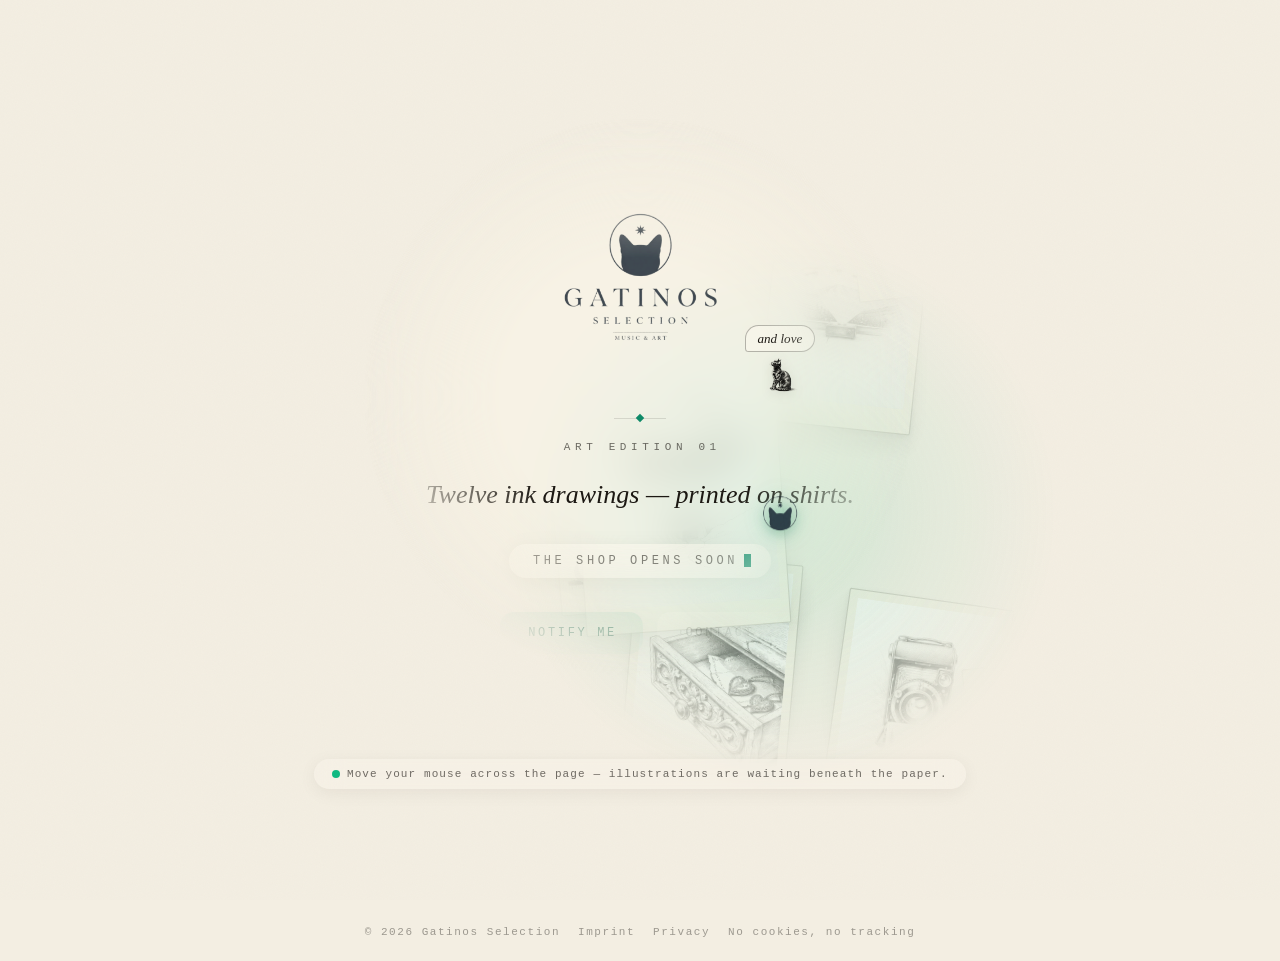
<file: index.html>
<!doctype html>
<html lang="en">
<head>
  <meta charset="utf-8">
  <title>GATINOS SELECTION — Music &amp; Art. The shop opens soon.</title>
  <meta name="viewport" content="width=device-width, initial-scale=1, interactive-widget=resizes-content">
  <meta name="description" content="Gatinos Selection — Music &amp; Art. Art Edition 01: twelve ink drawings printed on shirts. The shop opens soon.">
  <meta name="robots" content="index,follow">
  <meta name="theme-color" content="#f3eee2">
  <link rel="canonical" href="https://gatino.org/">
  <meta property="og:type" content="website">
  <meta property="og:title" content="GATINOS SELECTION — Music &amp; Art">
  <meta property="og:description" content="Art Edition 01 — twelve ink drawings printed on shirts. The shop opens soon.">
  <meta property="og:url" content="https://gatino.org/">
  <meta property="og:image" content="https://gatino.org/assets/web/stricher-orig-1.jpg">
  <link rel="icon" type="image/svg+xml" href="favicon.svg">
  <style>
    :root{
      --papier:#f3eee2;
      --tinte:#1c1813;
      --weich:rgba(28,24,19,.62);
      --grau:rgba(28,24,19,.4);
      --hairline:rgba(28,24,19,.12);
      --smaragd:#0e8a68;
      --smaragd-leucht:#10b981;
      --smaragd-tief:#0a5b45;
      --glas:rgba(251,247,238,.34);
      --glas-stark:rgba(251,247,238,.5);
      --serif:"Iowan Old Style","Palatino Linotype",Palatino,Georgia,serif;
      --mono:"SF Mono",Menlo,Consolas,"Liberation Mono",monospace;
    }
    *{margin:0;padding:0;box-sizing:border-box}
    html,body{height:100%}
    body{
      background:var(--papier);
      color:var(--tinte);
      font-family:var(--serif);
      overflow-x:hidden;
    }
    .visuell-verborgen{position:absolute;width:1px;height:1px;overflow:hidden;clip:rect(0 0 0 0);white-space:nowrap}
    :focus-visible{outline:2px solid var(--smaragd-leucht);outline-offset:3px;border-radius:8px}

    /* ============ Reveal-Bühne: Illustrationen erscheinen nur im Cursor-Licht ============ */
    .buehne{position:fixed;inset:0;z-index:0;pointer-events:none}
    .buehnen-kunst{
      position:absolute;inset:0;
      --mx:50vw; --my:42vh;
      -webkit-mask-image:radial-gradient(circle 330px at var(--mx) var(--my), #000 0%, rgba(0,0,0,.5) 46%, transparent 78%);
      mask-image:radial-gradient(circle 330px at var(--mx) var(--my), #000 0%, rgba(0,0,0,.5) 46%, transparent 78%);
    }
    .pa{
      position:absolute;opacity:.97;height:auto;rotate:var(--neig,0deg);
      animation:schweben var(--dauer,18s) ease-in-out infinite;
      /* wie kleine gerahmte Poster: eigenes Papier, dünne Tinten-Linie, weicher Schatten */
      background:#f4efe0;
      border:1px solid rgba(28,24,19,.26);
      box-shadow:0 12px 28px rgba(28,24,19,.13), 0 2px 6px rgba(28,24,19,.08);
      border-radius:2px;
      padding:8px 8px 24px;
    }
    .pa-1 {width:clamp(170px,19vw,300px);right:1vw;  top:4vh;   --neig:5deg;  --dauer:17s}
    .pa-2 {width:clamp(150px,16vw,260px);left:2vw;   top:6vh;   --neig:-7deg; --dauer:21s}
    .pa-3 {width:clamp(140px,15vw,240px);left:1vw;   top:44vh;  --neig:4deg;  --dauer:19s}
    .pa-4 {width:clamp(140px,14vw,230px);right:4vw;  top:42vh;  --neig:-4deg; --dauer:23s}
    .pa-5 {width:clamp(160px,17vw,270px);left:20vw;  bottom:3vh;--neig:3deg;  --dauer:25s}
    .pa-6 {width:clamp(130px,13vw,210px);right:22vw; bottom:6vh;--neig:8deg;  --dauer:18s}
    .pa-7 {width:clamp(150px,16vw,250px);left:28vw;  top:1vh;   --neig:-3deg; --dauer:22s}
    .pa-8 {width:clamp(120px,12vw,200px);right:28vw; top:22vh;  --neig:6deg;  --dauer:20s}
    .pa-9 {width:clamp(120px,12vw,190px);right:12vw; bottom:1vh;--neig:-6deg; --dauer:24s}
    .pa-10{width:clamp(120px,12vw,190px);left:11vw;  bottom:20vh;--neig:6deg; --dauer:26s}
    .pa-11{width:clamp(140px,14vw,220px);left:43vw;  top:38vh;  --neig:-5deg; --dauer:28s}
    .pa-12{width:clamp(130px,13vw,210px);right:38vw; top:62vh; --neig:5deg;  --dauer:20s}
    .pa-13{width:clamp(120px,12vw,190px);left:2vw;   top:70vh;  --neig:-8deg; --dauer:22s}
    .pa-14{width:clamp(150px,15vw,240px);right:1vw;  top:70vh;  --neig:7deg;  --dauer:19s}
    .pa-15{width:clamp(160px,16vw,260px);left:45vw;  bottom:30vh;--neig:-4deg;--dauer:27s}
    .pa-16{width:clamp(140px,14vw,230px);right:20vw; top:3vh;   --neig:-6deg; --dauer:23s}
    @keyframes schweben{0%,100%{translate:0 0}50%{translate:0 -16px}}
    .glanz{
      position:absolute;left:0;top:0;width:560px;height:560px;border-radius:50%;
      background:radial-gradient(circle, rgba(16,185,129,.16) 0%, rgba(16,185,129,.06) 42%, transparent 70%);
    }
    .korn{
      position:absolute;inset:0;opacity:.05;mix-blend-mode:multiply;
      background-image:url("data:image/svg+xml,%3Csvg xmlns='http://www.w3.org/2000/svg' width='140' height='140'%3E%3Cfilter id='n'%3E%3CfeTurbulence type='fractalNoise' baseFrequency='.9' numOctaves='2'/%3E%3C/filter%3E%3Crect width='140' height='140' filter='url(%23n)' opacity='.55'/%3E%3C/svg%3E");
    }

    /* ============ Cursor: das runde Gatinos-Emblem ============ */
    .cursor{position:fixed;inset:0;z-index:220;pointer-events:none}
    .cursor-logo{
      position:absolute;left:0;top:0;width:40px;height:40px;
      filter:drop-shadow(0 0 10px rgba(16,185,129,.5)) drop-shadow(0 2px 6px rgba(28,24,19,.18));
      transition:opacity .3s ease;
    }
    @media (pointer:fine){
      html.nicht-REDUZIERT body, html.nicht-REDUZIERT a, html.nicht-REDUZIERT button{cursor:none}
    }
    @media (pointer:coarse){ .cursor{display:none} }
    html.reduziert .cursor{display:none}

    /* ============ Katzen-Dialog: Benachrichtigung im Glas ============ */
    .katze{
      position:fixed;inset:0;z-index:210;display:grid;place-items:center;padding:20px;
      opacity:0;visibility:hidden;transition:opacity .4s ease, visibility .4s ease;
      background:rgba(243,238,226,.25);
    }
    .katze.an{opacity:1;visibility:visible}
    .katzen-karte{
      width:min(92vw,470px);border-radius:30px;
      background:rgba(251,247,238,.66);
      -webkit-backdrop-filter:blur(24px) saturate(1.4);backdrop-filter:blur(24px) saturate(1.4);
      box-shadow:0 24px 80px rgba(28,24,19,.18);
      padding:26px 26px 24px;text-align:center;
      transform:scale(.8) translateY(14px);transition:transform .45s cubic-bezier(.2,.9,.25,1.2);
    }
    .katze.an .katzen-karte{transform:scale(1) translateY(0)}
    .katzen-runder{
      position:relative;width:min(48vw,230px);aspect-ratio:1;margin:0 auto;border-radius:50%;
      overflow:hidden;background:var(--papier);
      box-shadow:inset 0 0 0 1px rgba(28,24,19,.06), 0 10px 30px rgba(28,24,19,.1);
    }
    .katze-bild{
      position:absolute;inset:0;width:100%;height:100%;object-fit:cover;
      mix-blend-mode:multiply;opacity:0;
    }
    .katze-bild.sichtbar{opacity:1}
    .katze h2{
      margin:18px 0 4px;font-family:var(--serif);font-size:1.25rem;font-weight:500;color:var(--tinte);
    }
    .katze .zwischentext{font-size:.9rem;line-height:1.45;color:var(--weich);max-width:34ch;margin:0 auto}
    .notify-form{margin-top:16px;display:flex;gap:10px;flex-wrap:wrap;justify-content:center}
    .mail{
      flex:1 1 200px;min-width:0;
      font-family:var(--mono);font-size:13px;color:var(--tinte);
      padding:13px 16px;border-radius:14px;border:none;
      background:rgba(251,247,238,.75);
      box-shadow:inset 0 2px 8px rgba(28,24,19,.06);
    }
    .mail::placeholder{color:var(--grau)}
    .hp{position:absolute;left:-9999px;width:1px;height:1px;opacity:0}
    .katze-status{
      margin-top:14px;min-height:1.3em;
      font-family:var(--mono);font-size:11.5px;letter-spacing:.06em;color:var(--weich);
    }
    .katze-status.ok{color:var(--smaragd-tief)}
    .katze-status.fehler{color:#a04b2e}
    .katze-schliessen{
      margin-top:14px;font-family:var(--mono);font-size:10.5px;letter-spacing:.14em;
      color:var(--grau);background:none;border:none;text-transform:uppercase;cursor:pointer;
    }
    .katze-schliessen:hover{color:var(--tinte)}

    /* ============ Inhalt ============ */
    .seite{
      position:relative;z-index:1;min-height:100svh;
      display:flex;flex-direction:column;align-items:center;justify-content:center;
      text-align:center;padding:24px;
    }
    .glas-karte{
      padding:clamp(2rem,5vw,3.2rem) clamp(1.5rem,6vw,4rem);
      background:var(--glas-stark);
      -webkit-backdrop-filter:blur(18px) saturate(1.3);backdrop-filter:blur(18px) saturate(1.3);
      /* freischwebend: weiche Ränder — ein Schleier statt eines Kastens */
      -webkit-mask-image:radial-gradient(ellipse 62% 56% at 50% 46%, #000 40%, transparent 80%);
      mask-image:radial-gradient(ellipse 62% 56% at 50% 46%, #000 40%, transparent 80%);
    }
    .marke-buehne{position:relative;width:clamp(150px,19vw,225px);margin:0 auto}
    .marke img{width:100%;height:auto;display:block}
    .marke{animation:marke-ein 1.2s ease .25s both}
    /* das kleine Haustier: spaziert langsam über den Screen und legt Nummern hin */
    .pet{
      position:fixed;left:0;bottom:3.5vh;z-index:5;pointer-events:none;
      height:clamp(100px,14vh,150px);
    }
    .pet img{
      height:100%;width:auto;display:block;position:absolute;bottom:0;left:50%;
      transform:translateX(-50%);
      mix-blend-mode:multiply;opacity:0;
      filter:drop-shadow(0 6px 12px rgba(28,24,19,.16));
    }
    .pet img.sichtbar{opacity:1}
    .pet-rtl img{transform:translateX(-50%) scaleX(-1)}
    html.reduziert .pet{display:none}
    /* kleine Katze + Blase neben MUSIC & ART (Endzustand) */    /* kleine Katze + Blase neben MUSIC & ART (Endzustand) */
    .miau-ecke{
      position:absolute;left:calc(100% - 8px);top:72%;
      display:flex;flex-direction:column;align-items:center;gap:2px;
      transition:opacity .7s ease;
    }
    .mini-katze{
      width:clamp(34px,3.2vw,42px);height:auto;display:block;
      filter:drop-shadow(0 2px 6px rgba(28,24,19,.14));
      animation:katzewippen 6s ease-in-out 1s infinite;transform-origin:50% 90%;
    }
    .blase{
      padding:6px 12px;border-radius:14px 14px 14px 4px;
      border:1px solid rgba(28,24,19,.3);
      background:rgba(251,247,238,.55);
      font-family:var(--serif);font-style:italic;
      font-size:clamp(.72rem,1.3vw,.82rem);line-height:1;
      color:var(--tinte);white-space:nowrap;
      transition:opacity .6s ease .25s, transform .6s cubic-bezier(.2,.9,.25,1.2) .25s;
    }
    /* Zustände nur mit JS (ohne JS: fertiges Logo, alles statisch sichtbar) */
    .miau-ecke{animation:ecke-ein .9s ease 2.4s both}
    @keyframes ecke-ein{from{opacity:0}to{opacity:1}}
    @keyframes marke-ein{from{opacity:0}to{opacity:1}}
    @keyframes katzewippen{0%,100%{transform:rotate(0deg)}50%{transform:rotate(-2.5deg)}}
    .linie{width:52px;height:1px;background:var(--hairline);margin:30px auto 22px;position:relative}
    .linie::after{content:"";position:absolute;left:50%;top:-2.5px;width:6px;height:6px;transform:translateX(-50%) rotate(45deg);background:var(--smaragd)}
    .kicker{
      font-family:var(--mono);font-size:11px;letter-spacing:.42em;text-indent:.42em;
      color:var(--weich);text-transform:uppercase;
    }
    .spruch{
      margin:22px auto 0;max-width:34ch;
      font-size:clamp(19px,2.6vw,26px);line-height:1.5;font-style:italic;color:var(--tinte);
    }
    .status{
      display:inline-flex;align-items:center;gap:.5em;
      margin-top:30px;padding:10px 20px;border-radius:9999px;
      background:var(--glas-stark);
      -webkit-backdrop-filter:blur(16px) saturate(1.4);backdrop-filter:blur(16px) saturate(1.4);
      box-shadow:0 6px 24px rgba(28,24,19,.07);
      font-family:var(--mono);font-size:12px;letter-spacing:.3em;text-indent:.3em;
      color:var(--weich);text-transform:uppercase;
    }
    .status .caret{display:inline-block;width:.55em;height:1.05em;background:var(--smaragd);vertical-align:-.16em;animation:caret 1.2s steps(1) infinite}
    @keyframes caret{50%{opacity:0}}
    .aktionen{margin-top:34px;display:flex;gap:14px;flex-wrap:wrap;justify-content:center}
    .btn{
      font-family:var(--mono);font-size:12px;letter-spacing:.22em;text-indent:.22em;text-transform:uppercase;
      text-decoration:none;padding:14px 26px;border-radius:14px;border:none;cursor:pointer;
      background:var(--glas-stark);
      -webkit-backdrop-filter:blur(16px) saturate(1.4);backdrop-filter:blur(16px) saturate(1.4);
      box-shadow:0 6px 24px rgba(28,24,19,.07);
      color:var(--tinte);
      transition:background .25s ease,color .25s ease,transform .25s ease;
    }
    .btn:hover{transform:translateY(-1px)}
    .btn:active{transform:translateY(0)}
    .btn--smaragd{
      background:rgba(14,138,104,.14);color:var(--smaragd-tief);
    }
    .btn--smaragd:hover{background:rgba(14,138,104,.22)}
    .btn--leise{box-shadow:none;background:rgba(251,247,238,.4);color:var(--grau)}
    .btn--leise:hover{color:var(--tinte)}
    .hinweis{margin-top:16px;font-family:var(--mono);font-size:11px;letter-spacing:.12em;color:var(--grau)}

    .buehnen-hinweis{
      display:inline-flex;align-items:center;gap:.6em;
      margin-top:26px;padding:9px 18px;border-radius:9999px;
      background:var(--glas);
      -webkit-backdrop-filter:blur(14px);backdrop-filter:blur(14px);
      box-shadow:0 4px 18px rgba(28,24,19,.06);
      font-family:var(--mono);font-size:11px;letter-spacing:.1em;color:var(--weich);
      transition:opacity .9s ease;
    }
    .buehnen-hinweis.verblasst{opacity:0}
    .blink-punkt{width:.5rem;height:.5rem;border-radius:50%;background:var(--smaragd-leucht);animation:puls 2.4s ease-in-out infinite}
    @keyframes puls{0%,100%{box-shadow:0 0 0 0 rgba(16,185,129,.4)}50%{box-shadow:0 0 0 7px rgba(16,185,129,0)}}

    .fusz{
      position:relative;z-index:1;padding:26px 24px 22px;width:100%;
      display:flex;gap:18px;justify-content:center;flex-wrap:wrap;
      font-family:var(--mono);font-size:11px;letter-spacing:.14em;color:var(--grau);
    }
    .fusz a{color:var(--grau);text-decoration:none;border-bottom:1px solid transparent;transition:color .25s}
    .fusz a:hover{color:var(--tinte)}

    @media (max-width:700px){
      .pa-1{right:-7vw}
      .pa-2{left:-8vw}
      .pa-5{left:22vw}
      .pa-6{right:8vw}
      .pa-8,.pa-12{display:none}
      .glanz{width:420px;height:420px}
    }
    @media (max-width:560px){
      .fusz{gap:12px;font-size:10px}
      .spruch{max-width:26ch}
      .buehnen-hinweis{max-width:30ch}
      .glas-karte{margin:0 2px}
      .katzen-karte{padding:22px 18px 20px}
      .miau-ecke{left:auto;right:-6px}
    }

    /* Kleinbildschirme: Karte oben statt mittig — die Tastatur von unten
       kann sie dann nicht verdecken */
    @media (max-width:760px){
      .katze{
        place-items:start center;
        padding-top:calc(env(safe-area-inset-top, 0px) + 2vh);
        align-content:start;
      }
    }
    /* Tastatur offen (visualViewport schrumpft): Karte kompakt im Sichtbereich halten */
    .katze.tastatur .katzen-karte{padding:18px 18px 16px}
    .katze.tastatur .katzen-runder{width:min(34vw,170px)}
    .katze.tastatur h2{margin-top:12px;font-size:1.05rem}
    .katze.tastatur .zwischentext{display:none}
    .katze.tastatur .notify-form{margin-top:12px}

    @media (prefers-reduced-motion: reduce){
      .pa{animation:none}
      .caret,.blink-punkt{animation:none}
      .buehnen-kunst{--mx:50vw;--my:42vh}
    }
  </style>
</head>
<body>

  <!-- ============ Reveal-Bühne: der Emblem-Cursor legt die Illustrationen
       frei, die unter dem Papier liegen — sonst bleiben sie verborgen ============ -->
  <div class="buehne" aria-hidden="true">
    <div class="buehnen-kunst">
      <img class="pa pa-1"  src="assets/web/stricher-orig-1.jpg"    alt="" loading="eager">
      <img class="pa pa-2"  src="assets/web/stromlinien-sanft-3.jpg" alt="" loading="eager">
      <img class="pa pa-3"  src="assets/web/kauz-sanft-2.jpg"       alt="" loading="eager">
      <img class="pa pa-4"  src="assets/web/herz-sanft-2.jpg"       alt="" loading="eager">
      <img class="pa pa-5"  src="assets/web/stromlinien-sanft-1.jpg" alt="" loading="eager">
      <img class="pa pa-6"  src="assets/web/kamera-sanft-1.jpg"     alt="" loading="eager">
      <img class="pa pa-7"  src="assets/web/stricher-orig-2.jpg"    alt="" loading="eager">
      <img class="pa pa-8"  src="assets/web/augen-sanft-1.jpg"      alt="" loading="eager">
      <img class="pa pa-9"  src="assets/web/kauz-sanft-1.jpg"       alt="" loading="eager">
      <img class="pa pa-10" src="assets/web/wachsend-sanft-1.jpg"   alt="" loading="eager">
      <img class="pa pa-11" src="assets/web/stricher-orig-3.jpg"    alt="" loading="eager">
      <img class="pa pa-12" src="assets/web/herz-sanft-1.jpg"       alt="" loading="eager">
      <img class="pa pa-13" src="assets/web/kamera-sanft-1.jpg"     alt="" loading="eager">
      <img class="pa pa-14" src="assets/web/stromlinien-sanft-3.jpg" alt="" loading="eager">
      <img class="pa pa-15" src="assets/web/stromlinien-sanft-1.jpg" alt="" loading="eager">
      <img class="pa pa-16" src="assets/web/kauz-sanft-2.jpg"       alt="" loading="eager">
    </div>
    <div class="glanz"></div>
    <div class="korn"></div>
  </div>

  <div class="cursor" aria-hidden="true">
    <img class="cursor-logo" src="assets/logo/gatinos_emblem.png" alt="">
  </div>

  <div class="pet" id="pet" aria-hidden="true">
    <img class="pet-bild sichtbar" data-pose="wand-1" src="assets/cat/wand-1.png" alt="" loading="eager">
    <img class="pet-bild" data-pose="wand-2" src="assets/cat/wand-2.png" alt="" loading="eager">
    <img class="pet-bild" data-pose="wand-3" src="assets/cat/wand-3.png" alt="" loading="eager">
    <img class="pet-bild" data-pose="wand-4" src="assets/cat/wand-4.png" alt="" loading="eager">
    <img class="pet-bild" data-pose="sitz" src="assets/cat/sitz.png" alt="" loading="eager">
    <img class="pet-bild" data-pose="sprung" src="assets/cat/sprung.png" alt="" loading="eager">
    <img class="pet-bild" data-pose="quetsch" src="assets/cat/quetsch.png" alt="" loading="eager">
    <img class="pet-bild" data-pose="katze-zu" src="assets/cat/katze-zu.jpg" alt="" loading="eager">
    <img class="pet-bild" data-pose="katze-halb" src="assets/cat/katze-halb.jpg" alt="" loading="eager">
    <img class="pet-bild" data-pose="katze-auf" src="assets/cat/katze-auf.jpg" alt="" loading="eager">
  </div>

  <!-- ============ Katzen-Dialog: öffnet nur über „Benachrichtigen“ ============ -->
  <div class="katze" id="katze" role="dialog" aria-modal="true" aria-label="Shop notification">
    <div class="katzen-karte">
      <div class="katzen-runder" aria-hidden="true">
        <img class="katze-bild sichtbar" src="assets/cat/katze-zu.jpg"   alt="" loading="eager">
        <img class="katze-bild"          src="assets/cat/katze-halb.jpg" alt="" loading="eager">
        <img class="katze-bild"          src="assets/cat/katze-auf.jpg"  alt="" loading="eager">
      </div>
      <h2>The shop opens soon.</h2>
      <p class="zwischentext">Drop your email — we'll write exactly once, when Art Edition 01 goes online.</p>
      <form class="notify-form" id="notify-form" novalidate>
        <input class="mail" id="notify-mail" type="email" name="email" placeholder="you@mail.com" autocomplete="email" required>
        <input class="hp" type="text" name="hp" tabindex="-1" autocomplete="off" aria-hidden="true">
        <button class="btn btn--smaragd" type="submit">Sign up</button>
      </form>
      <p class="katze-status" id="notify-status" role="status"></p>
      <button class="katze-schliessen" type="button" id="katze-zu">Close</button>
    </div>
  </div>

  <!-- ============ Marke ============ -->
  <main class="seite">
    <div class="glas-karte">
      <h1 class="visuell-verborgen">Gatinos Selection — Music &amp; Art</h1>

      <div class="marke-buehne" id="marke-buehne">
        <div class="marke">
          <img src="assets/logo/gatinos_light_alpha.png" alt="Gatinos Selection — Music &amp; Art" width="800" height="800">
        </div>
        <div class="miau-ecke" aria-hidden="true">
          <span class="blase">and love</span>
          <img class="mini-katze" src="assets/cat/katze-sitzend.png" alt="">
        </div>
      </div>

      <div class="linie" role="presentation"></div>
      <p class="kicker">Art Edition 01</p>

      <p class="spruch">Twelve ink drawings — printed on shirts.</p>

      <p class="status">The shop opens soon<span class="caret"></span></p>

      <div class="aktionen">
        <button class="btn btn--smaragd" id="benachrichtigen" type="button">Notify me</button>
        <a class="btn btn--leise" href="mailto:contact@gatino.org">Contact</a>
      </div>
      <p class="hinweis">one email, one reply, no subscription</p>
    </div>

    <p class="buehnen-hinweis"><span class="blink-punkt"></span>Move your mouse across the page — illustrations are waiting beneath the paper.</p>
  </main>

  <footer class="fusz">
    <span>© 2026 Gatinos Selection</span>
    <a href="imprint.html">Imprint</a>
    <a href="privacy.html">Privacy</a>
    <span>No cookies, no tracking</span>
  </footer>

  <script>
  (function(){
    "use strict";
    var reduziert = window.matchMedia && window.matchMedia("(prefers-reduced-motion: reduce)").matches;
    var fein = window.matchMedia && window.matchMedia("(pointer: fine)").matches;
    var wurzel = document.documentElement;
    wurzel.classList.add("js");
    wurzel.classList.add(reduziert ? "reduziert" : "nicht-REDUZIERT");

    /* — Cursor: Emblem folgt der Maus, Maske legt die Illustrationen frei — */
    var kunst = document.querySelector(".buehnen-kunst");
    var glanz = document.querySelector(".glanz");
    var logo  = document.querySelector(".cursor-logo");
    var hinweis = document.querySelector(".buehnen-hinweis");
    if(!kunst || !glanz || !logo){ return; }

    var zielX = innerWidth / 2, zielY = innerHeight * 0.42;
    var curX = zielX, curY = zielY;
    var hatMaus = false, skala = 1, zielSkala = 1;

    addEventListener("pointermove", function(e){
      hatMaus = true;
      zielX = e.clientX; zielY = e.clientY;
      if(hinweis){ hinweis.classList.add("verblasst"); }
    }, { passive:true });

    document.addEventListener("pointerleave", function(){ hatMaus = false; });

    if(fein){
      document.addEventListener("pointerover", function(e){
        zielSkala = (e.target.closest && e.target.closest("a, button")) ? 1.4 : 1;
      });
    }

    function rahmen(now){
      if(!hatMaus && !reduziert){
        var t = now / 1000;
        zielX = innerWidth  * (0.5 + 0.3 * Math.sin(t * 0.32));
        zielY = innerHeight * (0.42 + 0.2 * Math.cos(t * 0.24));
      }
      var k = reduziert ? 1 : 0.14;
      curX += (zielX - curX) * k;
      curY += (zielY - curY) * k;
      skala += (zielSkala - skala) * 0.2;
      var halb = (innerWidth < 700 ? 210 : 280);

      kunst.style.setProperty("--mx", curX + "px");
      kunst.style.setProperty("--my", curY + "px");
      glanz.style.transform = "translate3d(" + (curX - halb) + "px," + (curY - halb) + "px,0)";
      logo.style.transform  = "translate3d(" + (curX - 20 * skala) + "px," + (curY - 20 * skala) + "px,0) scale(" + skala + ")";
      requestAnimationFrame(rahmen);
    }
    requestAnimationFrame(rahmen);

    /* — das kleine Haustier: läuft langsam über den Screen (hin und her) und
         legt dazwischen Nummern hin — miauen, sitzen, durchs enge Loch
         quetschen, hüpfen. Ohne JS oder bei reduzierter Bewegung: die Katze
         sitzt still. — */
    var pet = document.querySelector("#pet");
    var petBilder = [].slice.call(document.querySelectorAll(".pet-bild"));
    var petZeige = function(name){
      for(var b = 0; b < petBilder.length; b++){
        petBilder[b].classList.toggle("sichtbar", petBilder[b].getAttribute("data-pose") === name);
      }
    };
    if(pet && petBilder.length === 10 && !reduziert){

      var px = -160;                /* startet außerhalb links */
      var richtung = 1;             /* 1 = nach rechts, -1 = nach links */
      var tempo = 46;               /* px/s — gemütlich */
      var lauft = true;
      var letzteBewegung = performance.now();
      var laufFrame = 0, laufZeit = 0;
      var nummer = 0, nummerSchritt = 0, nummerRest = 0;
      var aktiveNummer = null;

      var repertoire = [
        { name:"miauen", schritte:[["katze-zu.jpg",460],["katze-halb.jpg",180],["katze-auf.jpg",320],["katze-halb.jpg",180],["katze-auf.jpg",320],["katze-zu.jpg",680]] },
        { name:"sitzen", schritte:[["sitz",2300]] },
        { name:"quetschen", schritte:[["quetsch",1800]] },
        { name:"hüpfen", schritte:[["sprung",360],["wand-2",320],["sprung",360]] }
      ];

      function petRahmen(now){
        var dt = Math.min((now - letzteBewegung) / 1000, .05);
        letzteBewegung = now;
        if(lauft){
          px += tempo * richtung * dt;
          if(px > innerWidth + 60){ richtung = -1; pet.classList.add("pet-rtl"); }
          if(px < -170){ richtung = 1; pet.classList.remove("pet-rtl"); }
          pet.style.transform = "translate3d(" + px + "px,0,0)";
          laufZeit += dt * 1000;
          if(laufZeit > 165){
            laufZeit = 0;
            laufFrame = (laufFrame + 1) % 6;
            petZeige("wand-" + (laufFrame + 1));
          }
        }
        if(aktiveNummer){
          nummerRest -= dt * 1000;
          if(nummerRest <= 0){
            nummerSchritt++;
            if(nummerSchritt >= aktiveNummer.schritte.length){
              aktiveNummer = null;
              lauft = true;
              petZeige("wand-1");
            }else{
              petZeige(aktiveNummer.schritte[nummerSchritt][0]);
              nummerRest = aktiveNummer.schritte[nummerSchritt][1];
            }
          }
        }
        requestAnimationFrame(petRahmen);
      }
      requestAnimationFrame(petRahmen);

      /* Nummern: runde Folge durch das Repertoire, erste nach einer Weile */
      function naechsteNummer(){
        if(aktiveNummer || !lauft){ return; }
        aktiveNummer = repertoire[nummer % repertoire.length];
        nummer++;
        nummerSchritt = 0;
        lauft = false;
        petZeige(aktiveNummer.schritte[0][0]);
        nummerRest = aktiveNummer.schritte[0][1];
      }
      setTimeout(naechsteNummer, 8500);
      setInterval(function(){ naechsteNummer(); }, 16000);
    }

    /* — Katzen-Dialog: öffnet nur über „Benachrichtigen“, miaut beim Öffnen — */
    var vorhang = document.querySelector("#katze");
    var oeffner = document.querySelector("#benachrichtigen");
    var schliesser = document.querySelector("#katze-zu");
    var formular = document.querySelector("#notify-form");
    var mailfeld = document.querySelector("#notify-mail");
    var statuszeile = document.querySelector("#notify-status");
    var bilder = [].slice.call(document.querySelectorAll(".katze-bild"));
    if(!vorhang || !oeffner || bilder.length < 3){ return; }

    function miau(){
      if(reduziert){ return; }
      var folge = [[0,600],[1,150],[2,260],[1,150],[2,260],[0,600]];
      var i = 0;
      function schritt(){
        if(i >= folge.length){ return; }
        for(var b = 0; b < bilder.length; b++){
          bilder[b].classList.toggle("sichtbar", b === folge[i][0]);
        }
        var dauer = folge[i][1];
        i++;
        setTimeout(schritt, dauer);
      }
      schritt();
    }

    function status(text, art){
      statuszeile.textContent = text;
      statuszeile.className = "katze-status" + (art ? " " + art : "");
    }

    function oeffnen(){
      vorhang.classList.add("an");
      miau();
      var gemerkt = "";
      try{ gemerkt = localStorage.getItem("gatinos-notify") || ""; }catch(e){}
      if(gemerkt){
        mailfeld.value = gemerkt;
        status("✓ already on the list: " + gemerkt, "ok");
      }else{
        status("");
      }
      /* Fokus (und damit die Handy-Tastatur) erst auf Wunsch öffnen —
         auf Touch-Geräten bleibt die Animation so vollständig sichtbar */
      if(fein){
        setTimeout(function(){ mailfeld.focus(); }, reduziert ? 0 : 420);
      }
    }

    function schliessen(){
      vorhang.classList.remove("an");
    }

    oeffner.addEventListener("click", oeffnen);
    schliesser.addEventListener("click", schliessen);
    vorhang.addEventListener("click", function(e){ if(e.target === vorhang){ schliessen(); } });
    addEventListener("keydown", function(e){ if(e.key === "Escape"){ schliessen(); } });

    /* Tastatur-Wächter: sobald die Tastatur den Sichtbereich zusammendrückt,
       rückt die Karte kompakt an den Anfang (oben) und bleibt sichtbar */
    var sichtfeld = window.visualViewport;
    function tastaturPruefen(){
      if(!sichtfeld){ return; }
      var offen = (innerHeight - sichtfeld.height) > 120 && (innerWidth < 760);
      vorhang.classList.toggle("tastatur", offen);
    }
    if(sichtfeld){
      sichtfeld.addEventListener("resize", tastaturPruefen);
      sichtfeld.addEventListener("scroll", tastaturPruefen);
    }

    formular.addEventListener("submit", function(e){
      e.preventDefault();
      var hp = formular.querySelector(".hp").value;
      var mail = mailfeld.value.trim();
      if(!/^[^\s@]+@[^\s@]+\.[^\s@]{2,}$/.test(mail) || mail.length > 254){
        status("Hmm — that doesn't look like an email address.", "fehler");
        miau();
        return;
      }
      var taste = formular.querySelector("button[type=submit]");
      taste.disabled = true;
      status("Signing you up …");
      fetch("/api/notify", {
        method: "POST",
        headers: { "content-type": "application/json" },
        body: JSON.stringify({ email: mail, hp: hp })
      }).then(function(r){
        return r.json().catch(function(){ return { ok:false, error:"brevo" }; });
      }).then(function(d){
        taste.disabled = false;
        if(d && d.ok){
          try{ localStorage.setItem("gatinos-notify", mail); }catch(e){}
          status("✓ signed up: " + mail + " — see you soon!", "ok");
          miau();
        }else if(d && (d.error === "email" || d.error === "invalid")){
          status("Hmm — that doesn't look like an email address.", "fehler");
        }else if(d && d.error === "config"){
          status("The mailing list isn't wired up yet — write to contact@gatino.org", "fehler");
        }else{
          status("That didn't work — try again in a moment.", "fehler");
        }
      }).catch(function(){
        taste.disabled = false;
        status("No connection — try again in a moment.", "fehler");
      });
    });
  })();
  </script>
</body>
</html>
</file>
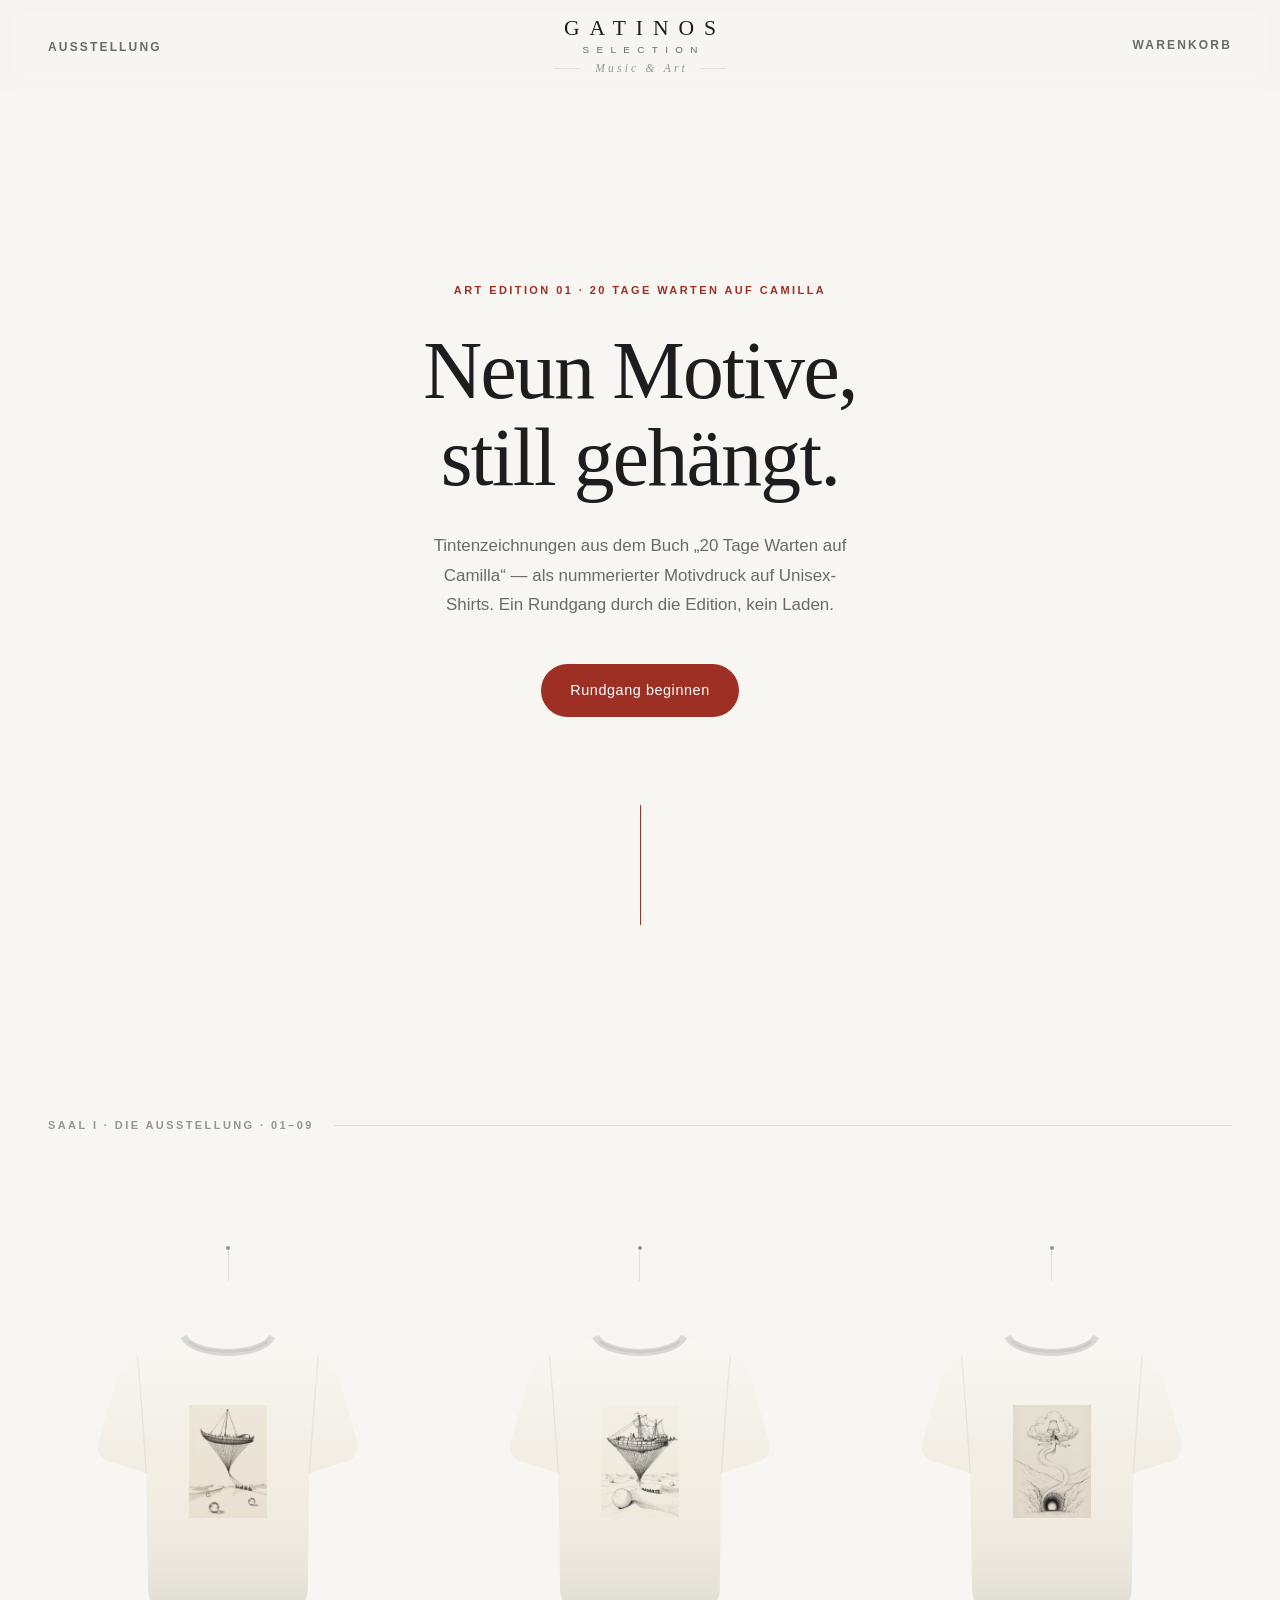
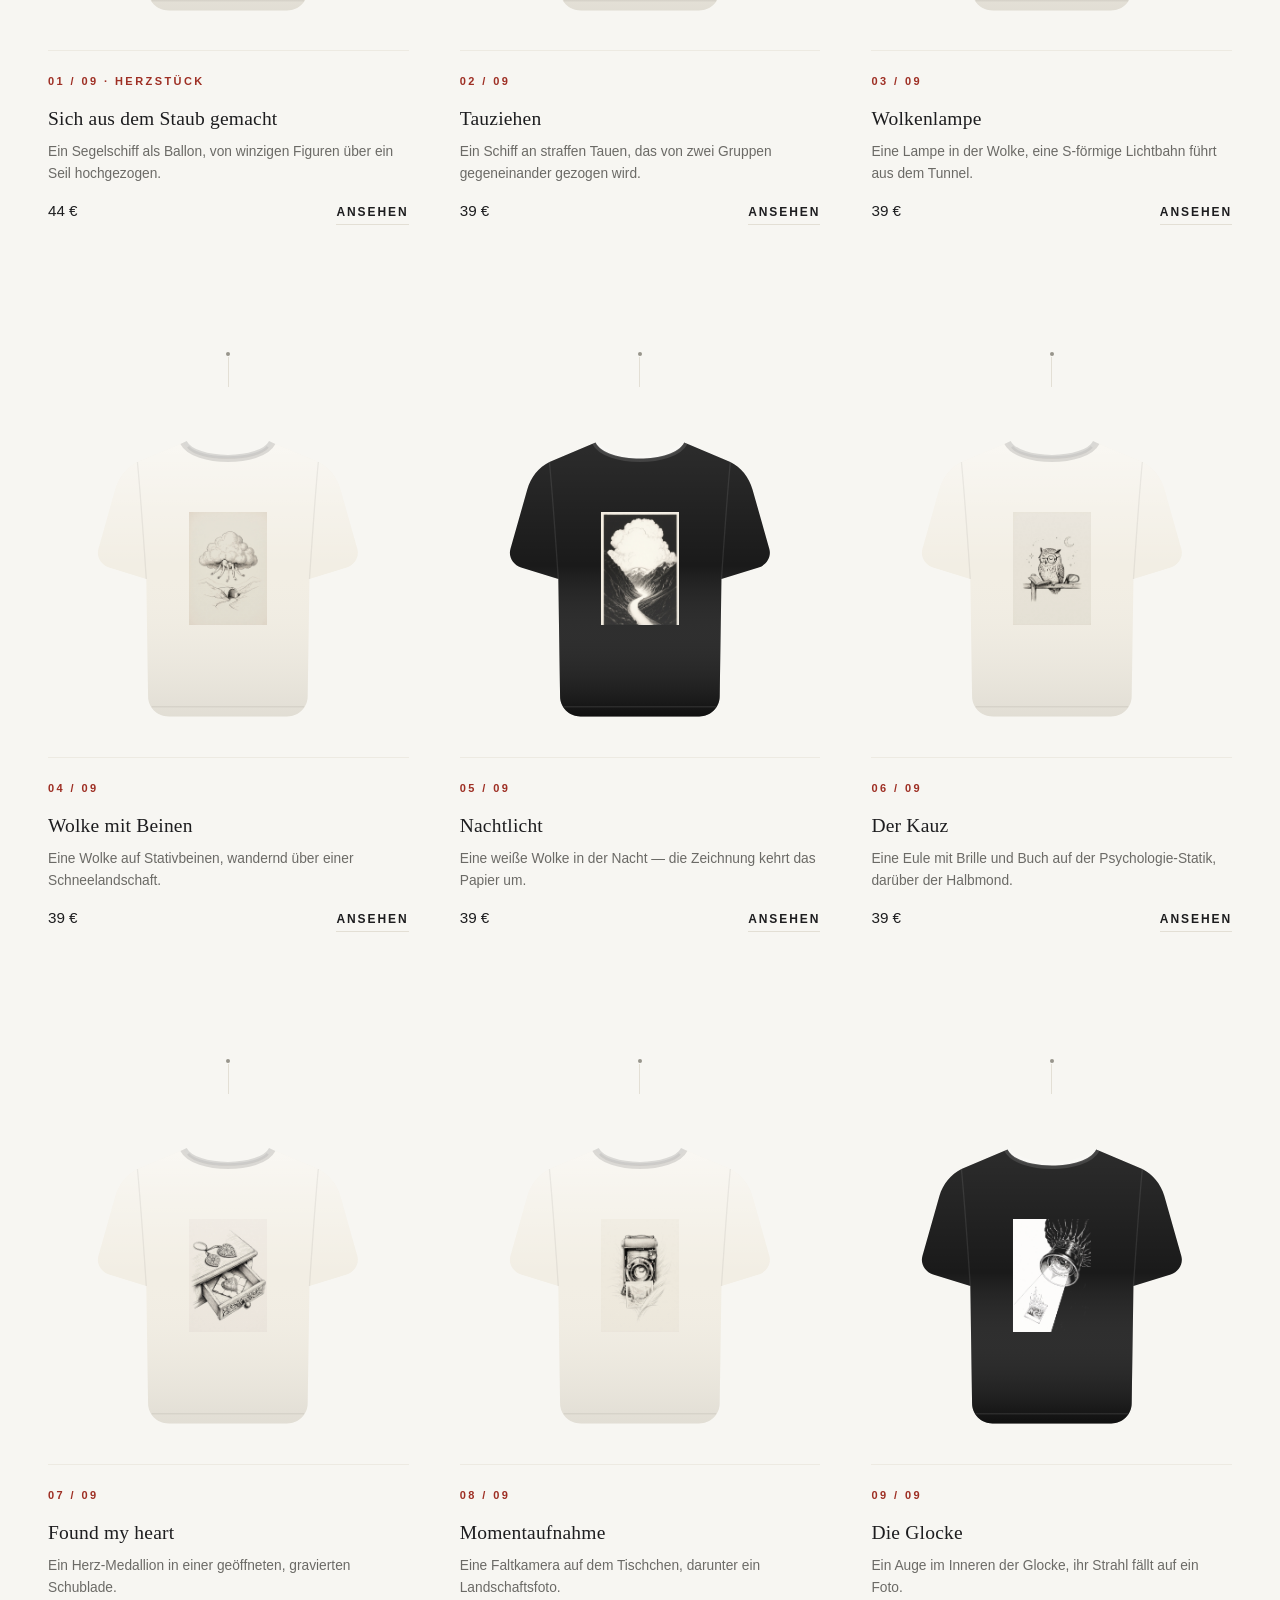
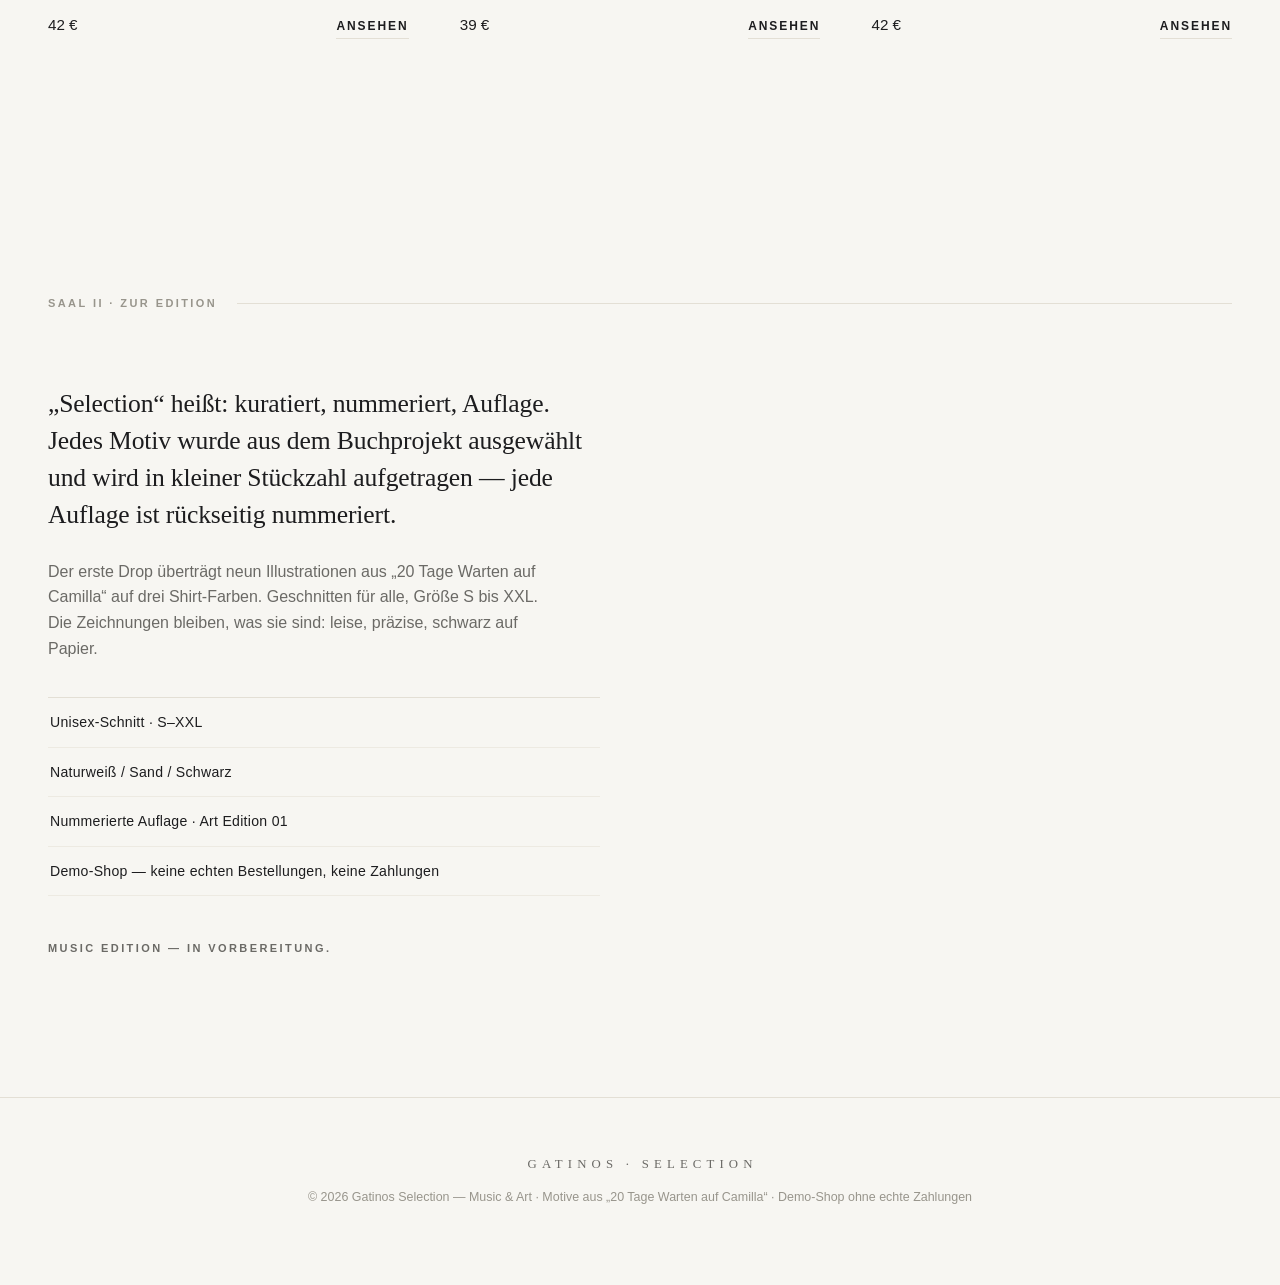
<file: v1-galerie/index.html>
<!doctype html>
<html lang="de">
<head>
<meta charset="utf-8">
<meta name="viewport" content="width=device-width, initial-scale=1">
<title>GATINOS SELECTION — Music &amp; Art · Art Edition 01</title>
<meta name="description" content="Art Edition 01 — „20 Tage Warten auf Camilla“. Neun Tinten-Illustrationen als nummerierter Motivdruck auf Unisex-Shirts. Ein Rundgang, kein Laden. (Demo-Shop)">
<link rel="icon" href="data:image/svg+xml,%3Csvg xmlns='http://www.w3.org/2000/svg' viewBox='0 0 32 32'%3E%3Ccircle cx='16' cy='16' r='13.5' fill='none' stroke='%231d1d1f' stroke-width='1.5'/%3E%3Cpath d='M10 20c0-5 2.4-9 6-9s6 4 6 9' fill='%231d1d1f'/%3E%3Cpath d='M16 4.6l.9 1.8 1.9.3-1.4 1.4.3 1.9-1.7-.9-1.7.9.3-1.9-1.4-1.4 1.9-.3z' fill='%239e2f24'/%3E%3C/svg%3E">
<link rel="stylesheet" href="style.css">
</head>
<body>
<a class="skip" href="#ausstellung">Zum Rundgang springen</a>

<header class="site-head" id="siteHead">
  <div class="head-inner">
    <nav class="head-left" aria-label="Hauptnavigation">
      <a class="head-link" href="#ausstellung">Ausstellung</a>
    </nav>
    <a class="brand" href="#top" aria-label="GATINOS SELECTION — Music and Art, zum Anfang">
      <span class="brand-l1">Gatinos</span>
      <span class="brand-l2">Selection</span>
      <span class="brand-sub"><i aria-hidden="true"></i>Music &amp; Art<i aria-hidden="true"></i></span>
    </a>
    <div class="head-right">
      <button id="cartBtn" class="head-link as-btn" aria-haspopup="dialog" aria-controls="cartDrawer">
        Warenkorb <span id="cartCount" class="count" hidden>0</span>
      </button>
    </div>
  </div>
</header>

<main id="top">

  <!-- ═══ Hero — die leere Halle ═══ -->
  <section class="hero">
    <p class="kicker reveal">Art Edition 01 · 20 Tage Warten auf Camilla</p>
    <h1 class="reveal">Neun Motive,<br>still gehängt.</h1>
    <p class="hero-sub reveal">
      Tintenzeichnungen aus dem Buch „20&nbsp;Tage Warten auf Camilla“ —
      als nummerierter Motivdruck auf Unisex-Shirts.
      Ein Rundgang durch die Edition, kein Laden.
    </p>
    <div class="hero-cta reveal">
      <a class="btn btn-primary" href="#ausstellung">Rundgang beginnen</a>
    </div>
    <div class="thread" aria-hidden="true"></div>
  </section>

  <!-- ═══ Saal I — die Exponate ═══ -->
  <section id="ausstellung" class="hall">
    <div class="sec-head reveal"><span class="sec-label">Saal I · Die Ausstellung · 01–09</span></div>
    <div id="grid" class="grid"></div>
  </section>

  <!-- ═══ Saal II — Zur Edition ═══ -->
  <section class="hall hall-text">
    <div class="sec-head reveal"><span class="sec-label">Saal II · Zur Edition</span></div>
    <div class="edition">
      <p class="edition-lead reveal">
        „Selection“ heißt: kuratiert, nummeriert, Auflage.
        Jedes Motiv wurde aus dem Buchprojekt ausgewählt und wird in kleiner
        Stückzahl aufgetragen — jede Auflage ist rückseitig nummeriert.
      </p>
      <p class="reveal">
        Der erste Drop überträgt neun Illustrationen aus „20&nbsp;Tage Warten auf Camilla“
        auf drei Shirt-Farben. Geschnitten für alle, Größe S bis XXL.
        Die Zeichnungen bleiben, was sie sind: leise, präzise, schwarz auf Papier.
      </p>
      <ul class="facts reveal">
        <li>Unisex-Schnitt · S–XXL</li>
        <li>Naturweiß / Sand / Schwarz</li>
        <li>Nummerierte Auflage · Art Edition 01</li>
        <li>Demo-Shop — keine echten Bestellungen, keine Zahlungen</li>
      </ul>
      <p class="music-note reveal">Music Edition — in Vorbereitung.</p>
    </div>
  </section>

</main>

<footer class="site-foot">
  <div class="foot-brand" aria-hidden="true">GATINOS&thinsp;·&thinsp;SELECTION</div>
  <p class="foot-line">© 2026 Gatinos Selection — Music &amp; Art · Motive aus „20 Tage Warten auf Camilla“ · Demo-Shop ohne echte Zahlungen</p>
</footer>

<!-- ═══ Overlays ═══ -->
<div class="scrim" id="scrim" hidden></div>

<aside class="drawer" id="cartDrawer" role="dialog" aria-modal="true" aria-labelledby="cartTitle" hidden>
  <div class="drawer-head">
    <h2 id="cartTitle">Warenkorb</h2>
    <button class="icon-btn" data-close aria-label="Warenkorb schließen">&times;</button>
  </div>
  <div class="drawer-body" id="cartBody"></div>
</aside>

<div class="modal" id="detailModal" role="dialog" aria-modal="true" aria-labelledby="detailTitle" hidden>
  <div class="modal-panel">
    <button class="icon-btn modal-close" data-close aria-label="Details schließen">&times;</button>
    <div class="detail-grid" id="detailContent"></div>
  </div>
</div>

<div class="toast" id="toast" role="status" aria-live="polite"></div>

<script src="app.js"></script>
</body>
</html>
</file>
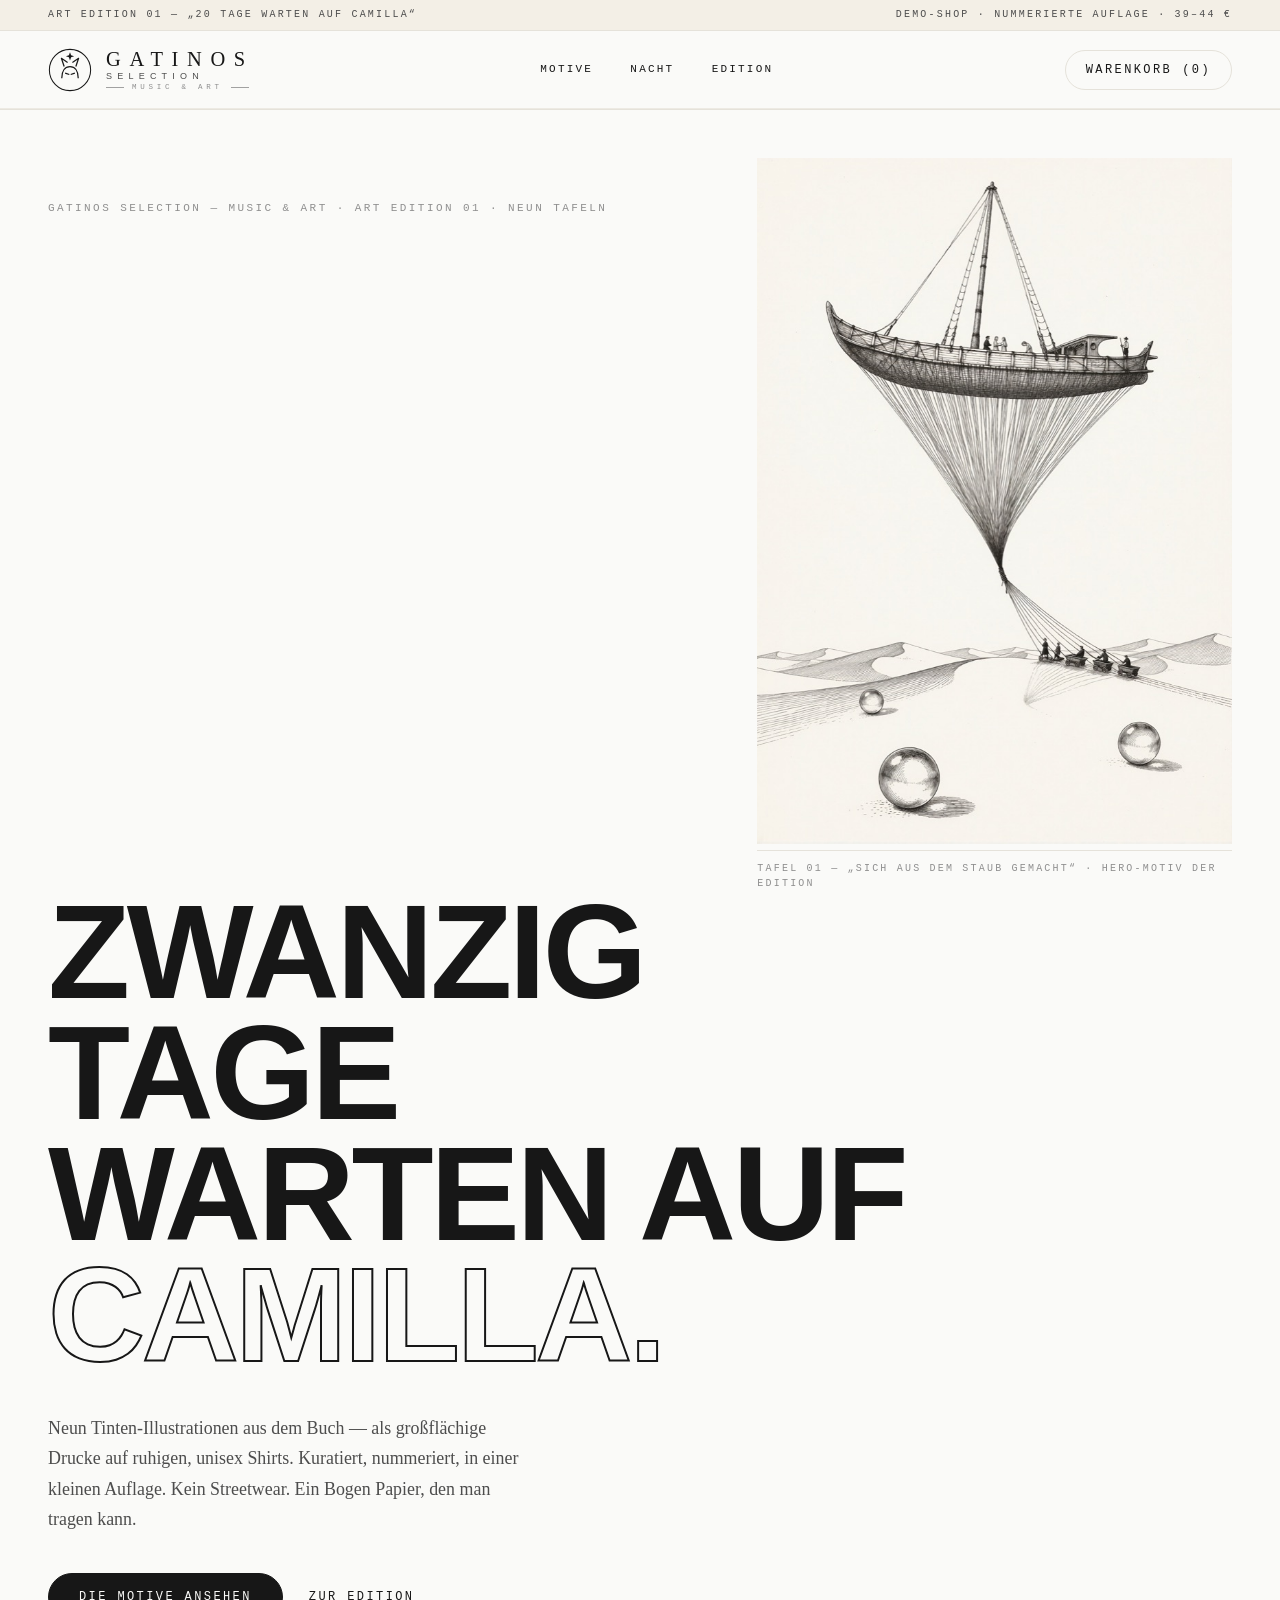
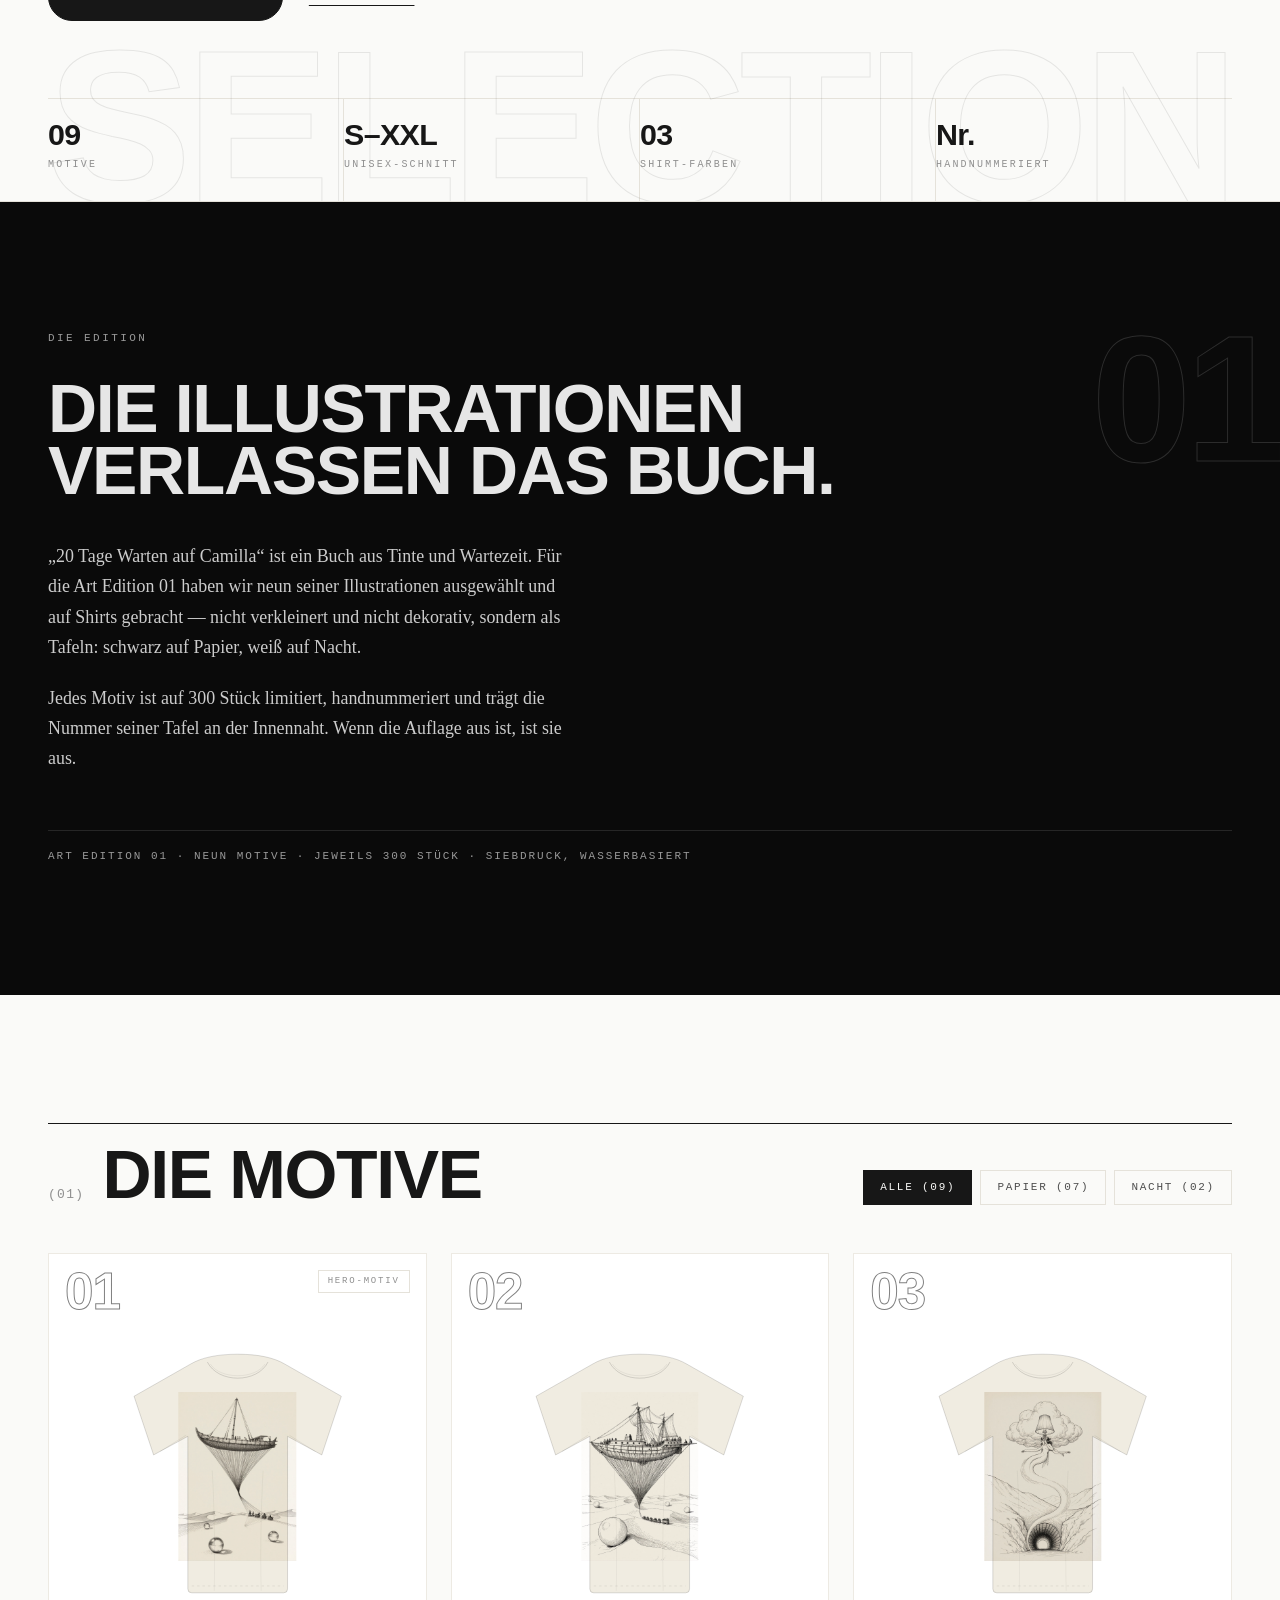
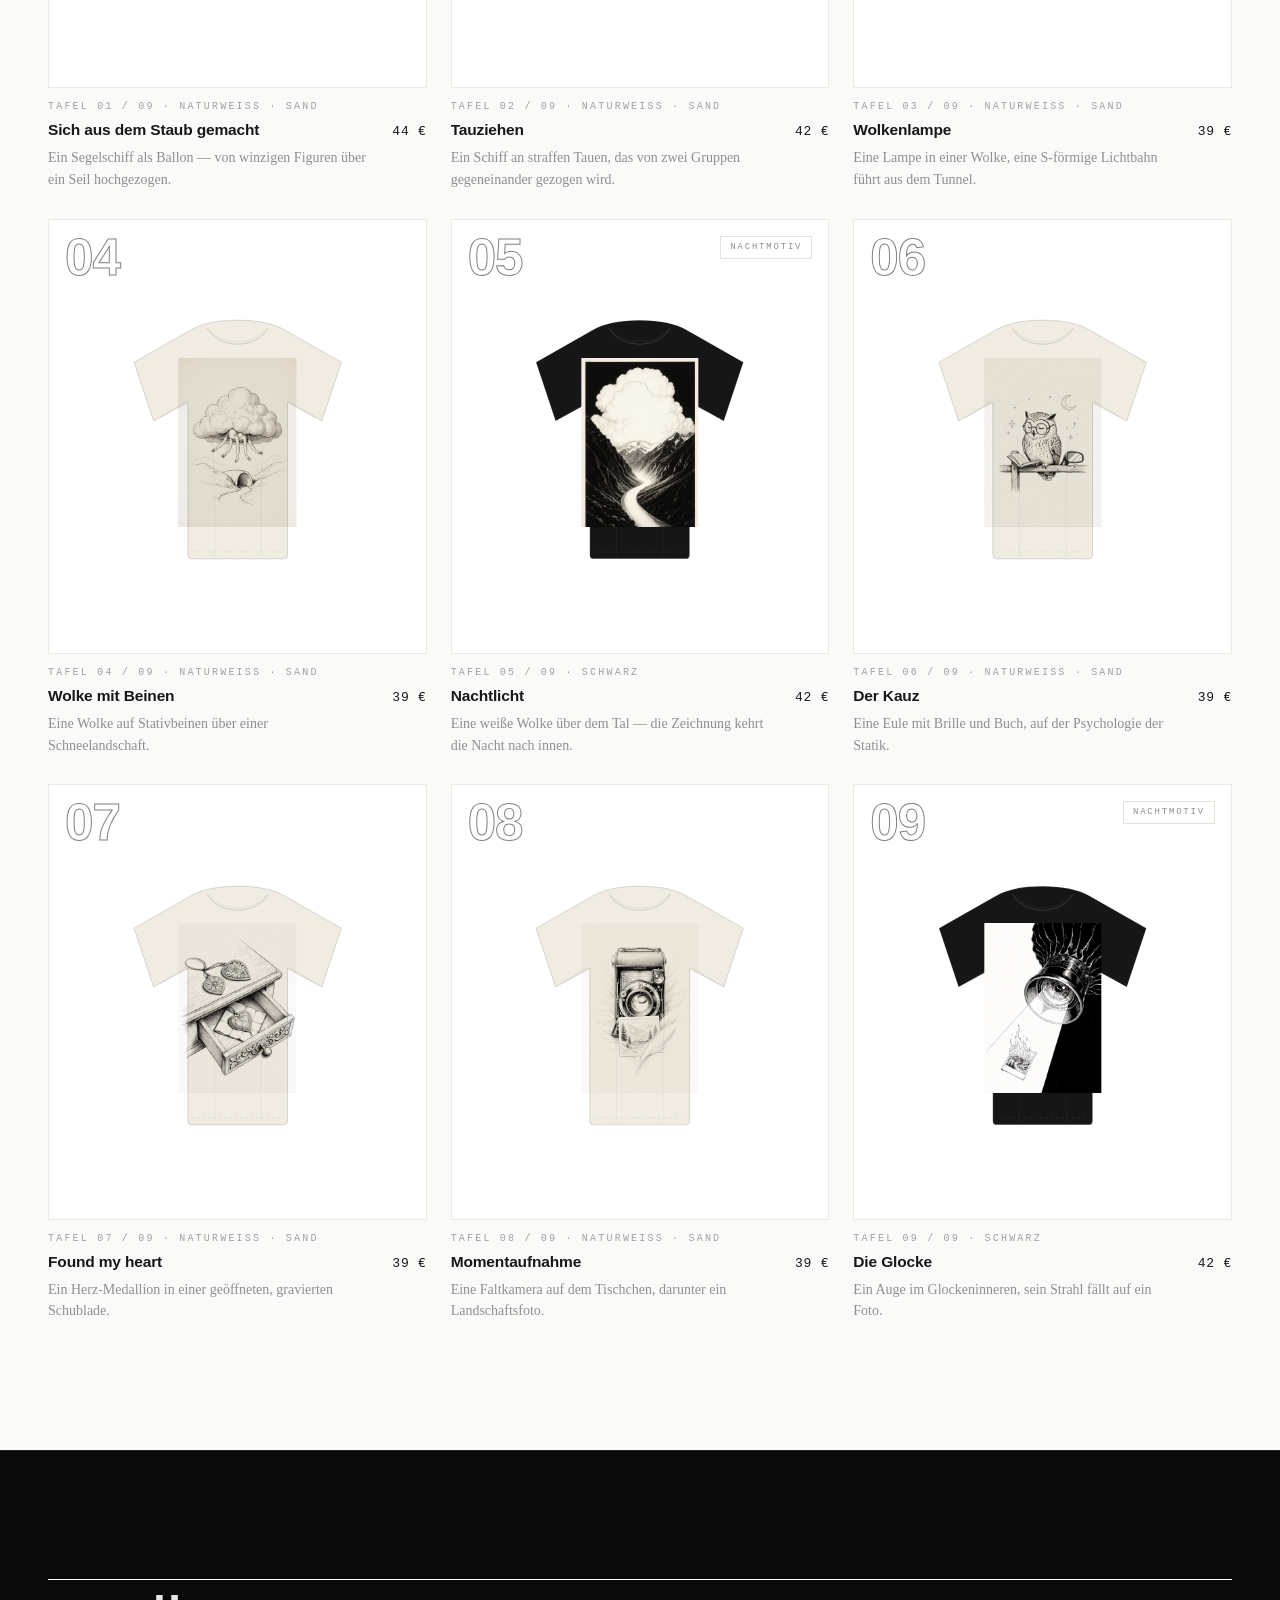
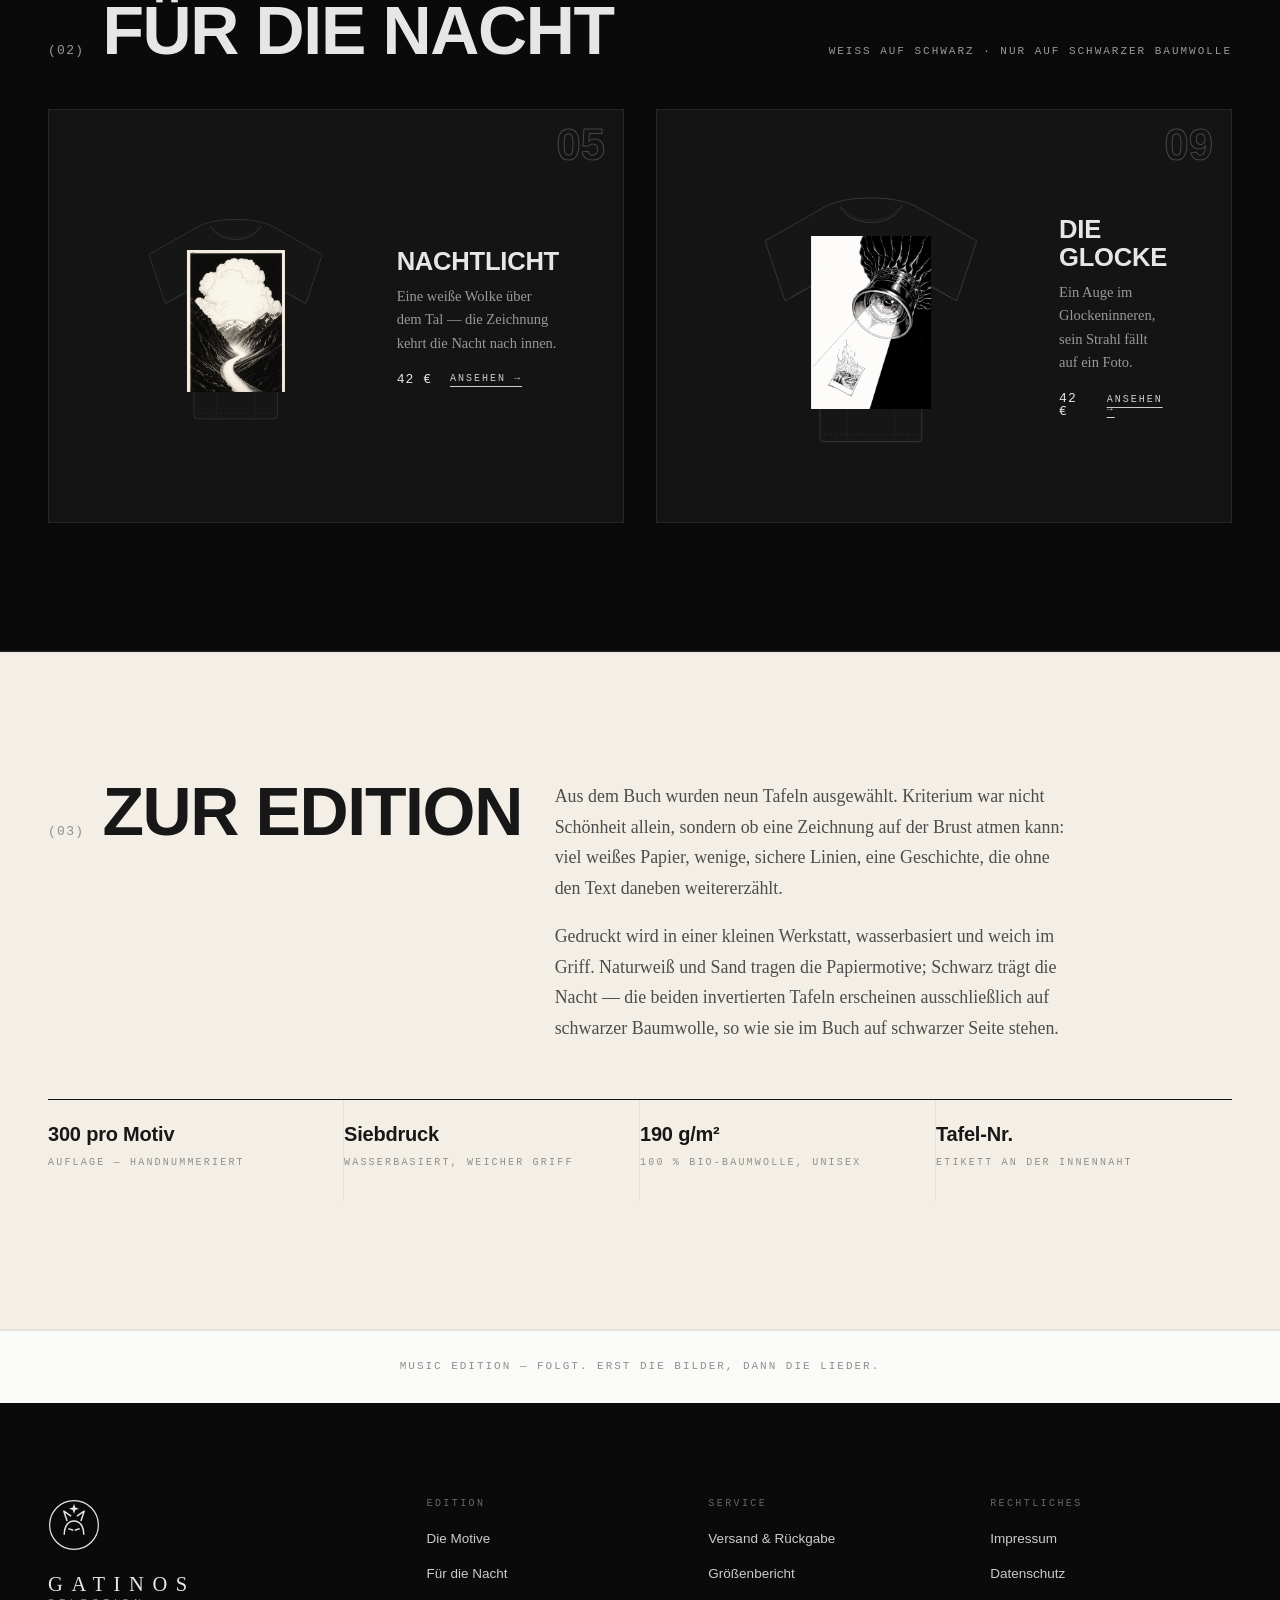
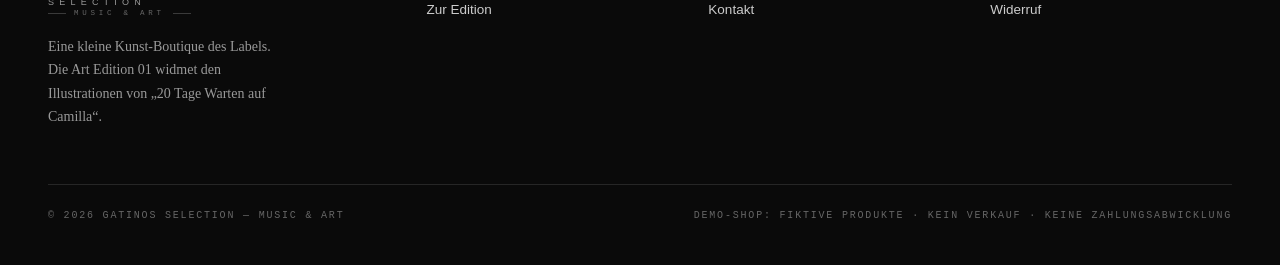
<file: v2-editorial/index.html>
<!doctype html>
<html lang="de">
<head>
<meta charset="utf-8">
<meta name="viewport" content="width=device-width, initial-scale=1">
<title>GATINOS SELECTION — Music &amp; Art · Art Edition 01</title>
<meta name="description" content="Art Edition 01 — „20 Tage Warten auf Camilla“. Neun Tinten-Illustrationen als großflächige Drucke auf nummerierten Unisex-Shirts. Demo-Shop ohne echte Zahlungsvorgänge.">
<meta name="robots" content="noindex">
<link rel="icon" href="data:image/svg+xml,%3Csvg%20xmlns='http://www.w3.org/2000/svg'%20viewBox='0%200%2064%2064'%3E%3Ccircle%20cx='32'%20cy='32'%20r='30'%20fill='%23fafaf8'/%3E%3Ccircle%20cx='32'%20cy='32'%20r='29'%20fill='none'%20stroke='%23171717'%20stroke-width='2'/%3E%3Cpath%20d='M23.5%2027L19.5%2015l9%206M40.5%2027l4-12-9%206'%20fill='none'%20stroke='%23171717'%20stroke-width='2.5'/%3E%3Cpath%20d='M20%2046c0-12%205-18%2012-18s12%206%2012%2018z'%20fill='%23171717'/%3E%3Cpath%20d='M25%2037l6%202M39%2037l-6%202'%20stroke='%23fafaf8'%20stroke-width='2'/%3E%3C/svg%3E">
<link rel="stylesheet" href="styles.css">
</head>
<body>
<a class="skip" href="#motive">Zum Sortiment springen</a>

<!-- Utility-Bar -->
<div class="utility" role="note">
  <div class="wrap">
    <span class="u-left">Art Edition 01 — „20 Tage Warten auf Camilla“</span>
    <span class="u-right">Demo-Shop · Nummerierte Auflage · 39–44 €</span>
  </div>
</div>

<!-- Kopf / Wortmarke (typografisch nachgebaut — Logo-Draft nur Platzhalter) -->
<header class="site-head">
  <div class="wrap">
    <a class="brand" href="#top" aria-label="Gatinos Selection — Music and Art, zum Seitenanfang">
      <svg class="emblem" viewBox="0 0 64 64" aria-hidden="true" focusable="false">
        <circle cx="32" cy="32" r="30" fill="none" stroke="currentColor" stroke-width="1.5"/>
        <path d="M32 6l1.6 4.4L38 12l-4.4 1.6L32 18l-1.6-4.4L26 12l4.4-1.6z" fill="currentColor"/>
        <path d="M23.5 27L19.5 15l9 6M40.5 27l4-12-9 6" fill="none" stroke="currentColor" stroke-width="1.8" stroke-linejoin="round"/>
        <path d="M20 44c0-11 5-17 12-17s12 6 12 17" fill="none" stroke="currentColor" stroke-width="1.8"/>
        <path d="M25 36.5l6 2M39 36.5l-6 2" stroke="currentColor" stroke-width="1.8" fill="none"/>
      </svg>
      <span class="brand-text">
        <span class="brand-main">Gatinos</span>
        <span class="brand-sub">Selection</span>
        <span class="brand-line">Music &amp; Art</span>
      </span>
    </a>
    <nav class="site-nav" aria-label="Hauptnavigation">
      <a href="#motive">Motive</a>
      <a href="#nacht">Nacht</a>
      <a href="#edition">Edition</a>
    </nav>
    <div class="head-actions">
      <button class="btn btn--ghost btn--sm" id="cartOpen" aria-haspopup="dialog" aria-controls="drawer">
        Warenkorb <span id="cartCount">(0)</span>
      </button>
    </div>
  </div>
</header>

<main id="top">

  <!-- Hero: Hero-Motiv monumental, Headline burned-in -->
  <section class="hero" aria-label="Art Edition 01">
    <div class="wrap">
      <p class="eyebrow hero-eyebrow">Gatinos Selection — Music &amp; Art · Art Edition 01 · Neun Tafeln</p>
      <h1 class="display display--hero hero-title">
        Zwanzig Tage<br>
        warten auf<br>
        <em>Camilla.</em>
      </h1>
      <p class="prose hero-copy">
        Neun Tinten-Illustrationen aus dem Buch — als großflächige Drucke auf ruhigen,
        unisex Shirts. Kuratiert, nummeriert, in einer kleinen Auflage. Kein Streetwear.
        Ein Bogen Papier, den man tragen kann.
      </p>
      <div class="hero-actions">
        <a class="btn btn--solid" href="#motive">Die Motive ansehen</a>
        <a class="link-arrow" href="#edition">Zur Edition</a>
      </div>
      <figure class="hero-plate">
        <img src="../assets/web/stricher-orig-1.jpg" width="692" height="1000"
             alt="Tinten-Illustration: Ein Segelschiff schwebt als Ballon über einer Wüste, von winzigen Figuren über ein langes Seil in den Himmel gezogen.">
        <figcaption>Tafel 01 — „Sich aus dem Staub gemacht“ · Hero-Motiv der Edition</figcaption>
      </figure>
      <ul class="hero-specs">
        <li><strong>09</strong><span>Motive</span></li>
        <li><strong>S–XXL</strong><span>Unisex-Schnitt</span></li>
        <li><strong>03</strong><span>Shirt-Farben</span></li>
        <li><strong>Nr.</strong><span>Handnummeriert</span></li>
      </ul>
    </div>
    <span class="ghost-word" aria-hidden="true">SELECTION</span>
  </section>

  <!-- Manifesto: cinema-black Band -->
  <section class="band--ink manifesto" aria-label="Über die Edition">
    <div class="wrap">
      <span class="manifesto-idx" aria-hidden="true">01</span>
      <div class="manifesto-grid">
        <p class="eyebrow manifesto-eyebrow">Die Edition</p>
        <h2 class="display display--sec manifesto-title">
          Die Illustrationen<br>verlassen das Buch.
        </h2>
        <div class="manifesto-copy">
          <p class="prose">
            „20 Tage Warten auf Camilla“ ist ein Buch aus Tinte und Wartezeit. Für die
            Art Edition 01 haben wir neun seiner Illustrationen ausgewählt und auf Shirts
            gebracht — nicht verkleinert und nicht dekorativ, sondern als Tafeln: schwarz
            auf Papier, weiß auf Nacht.
          </p>
          <p class="prose">
            Jedes Motiv ist auf 300 Stück limitiert, handnummeriert und trägt die Nummer
            seiner Tafel an der Innennaht. Wenn die Auflage aus ist, ist sie aus.
          </p>
        </div>
        <p class="mono-note manifesto-caption">
          Art Edition 01 · Neun Motive · Jeweils 300 Stück · Siebdruck, wasserbasiert
        </p>
      </div>
    </div>
  </section>

  <!-- Sortiment -->
  <section id="motive" class="section" aria-label="Die Motive">
    <div class="wrap">
      <div class="sec-head">
        <div class="sec-head-kicker">
          <span class="sec-nr">(01)</span>
          <h2 class="display display--sec">Die Motive</h2>
        </div>
        <div class="sec-tools" role="group" aria-label="Motive filtern">
          <button class="chip" data-filter="alle" aria-pressed="true">Alle (09)</button>
          <button class="chip" data-filter="papier" aria-pressed="false">Papier (07)</button>
          <button class="chip" data-filter="nacht" aria-pressed="false">Nacht (02)</button>
        </div>
      </div>
      <div class="grid" id="grid"></div>
    </div>
  </section>

  <!-- Nacht-Band: die beiden Schwarz-Motive, ausschließlich auf schwarzen Shirts -->
  <section id="nacht" class="band--ink night" aria-label="Für die Nacht — schwarze Shirts">
    <div class="wrap">
      <div class="sec-head">
        <div class="sec-head-kicker">
          <span class="sec-nr">(02)</span>
          <h2 class="display display--sec">Für die Nacht</h2>
        </div>
        <p class="mono-note">Weiß auf Schwarz · Nur auf schwarzer Baumwolle</p>
      </div>
      <div class="night-grid" id="nightGrid"></div>
    </div>
  </section>

  <!-- Zur Edition -->
  <section id="edition" class="section section--cream" aria-label="Zur Edition">
    <div class="wrap">
      <div class="edition-grid">
        <div class="edition-title">
          <div class="sec-head-kicker">
            <span class="sec-nr">(03)</span>
            <h2 class="display display--sec">Zur Edition</h2>
          </div>
        </div>
        <div class="edition-copy">
          <p class="prose">
            Aus dem Buch wurden neun Tafeln ausgewählt. Kriterium war nicht Schönheit
            allein, sondern ob eine Zeichnung auf der Brust atmen kann: viel weißes
            Papier, wenige, sichere Linien, eine Geschichte, die ohne den Text daneben
            weitererzählt.
          </p>
          <p class="prose">
            Gedruckt wird in einer kleinen Werkstatt, wasserbasiert und weich im Griff.
            Naturweiß und Sand tragen die Papiermotive; Schwarz trägt die Nacht — die
            beiden invertierten Tafeln erscheinen ausschließlich auf schwarzer Baumwolle,
            so wie sie im Buch auf schwarzer Seite stehen.
          </p>
        </div>
        <div class="spec-grid">
          <div class="spec-cell">
            <span class="spec-value">300 pro Motiv</span>
            <span class="spec-label">Auflage — handnummeriert</span>
          </div>
          <div class="spec-cell">
            <span class="spec-value">Siebdruck</span>
            <span class="spec-label">Wasserbasiert, weicher Griff</span>
          </div>
          <div class="spec-cell">
            <span class="spec-value">190 g/m²</span>
            <span class="spec-label">100 % Bio-Baumwolle, Unisex</span>
          </div>
          <div class="spec-cell">
            <span class="spec-value">Tafel-Nr.</span>
            <span class="spec-label">Etikett an der Innennaht</span>
          </div>
        </div>
      </div>
    </div>
  </section>

  <!-- Dezenter Music-Teaser (laut Brief erlaubt) -->
  <aside class="teaser" aria-label="Ausblick">
    <div class="wrap">
      <p class="mono-note">Music Edition — folgt. Erst die Bilder, dann die Lieder.</p>
    </div>
  </aside>
</main>

<!-- Fuß (schwarz) -->
<footer class="site-foot">
  <div class="wrap">
    <div class="foot-grid">
      <div class="foot-brand">
        <svg class="emblem" viewBox="0 0 64 64" aria-hidden="true" focusable="false">
          <circle cx="32" cy="32" r="30" fill="none" stroke="currentColor" stroke-width="1.5"/>
          <path d="M32 6l1.6 4.4L38 12l-4.4 1.6L32 18l-1.6-4.4L26 12l4.4-1.6z" fill="currentColor"/>
          <path d="M23.5 27L19.5 15l9 6M40.5 27l4-12-9 6" fill="none" stroke="currentColor" stroke-width="1.8" stroke-linejoin="round"/>
          <path d="M20 44c0-11 5-17 12-17s12 6 12 17" fill="none" stroke="currentColor" stroke-width="1.8"/>
          <path d="M25 36.5l6 2M39 36.5l-6 2" stroke="currentColor" stroke-width="1.8" fill="none"/>
        </svg>
        <p class="brand-text" style="margin-top:16px">
          <span class="brand-main">Gatinos</span>
          <span class="brand-sub">Selection</span>
          <span class="brand-line">Music &amp; Art</span>
        </p>
        <p class="foot-claim">
          Eine kleine Kunst-Boutique des Labels. Die Art Edition 01 widmet den
          Illustrationen von „20 Tage Warten auf Camilla“.
        </p>
      </div>
      <nav class="foot-col" aria-label="Edition">
        <h3>Edition</h3>
        <ul>
          <li><a href="#motive">Die Motive</a></li>
          <li><a href="#nacht">Für die Nacht</a></li>
          <li><a href="#edition">Zur Edition</a></li>
        </ul>
      </nav>
      <nav class="foot-col" aria-label="Service">
        <h3>Service</h3>
        <ul>
          <li><a href="#edition">Versand &amp; Rückgabe</a></li>
          <li><a href="#motive">Größenbericht</a></li>
          <li><a href="#top">Kontakt</a></li>
        </ul>
      </nav>
      <nav class="foot-col" aria-label="Rechtliches">
        <h3>Rechtliches</h3>
        <ul>
          <li><a href="#top">Impressum</a></li>
          <li><a href="#top">Datenschutz</a></li>
          <li><a href="#top">Widerruf</a></li>
        </ul>
      </nav>
    </div>
    <div class="foot-fine">
      <span>© 2026 Gatinos Selection — Music &amp; Art</span>
      <span>Demo-Shop: fiktive Produkte · kein Verkauf · keine Zahlungsabwicklung</span>
    </div>
  </div>
</footer>

<!-- Overlays -->
<div class="scrim" id="scrim" hidden></div>

<aside class="drawer" id="drawer" role="dialog" aria-modal="true" aria-label="Warenkorb" hidden>
  <div class="drawer-head">
    <h2 class="drawer-title">Warenkorb <span class="count" id="drawerCount"></span></h2>
    <button class="icon-btn" data-close aria-label="Warenkorb schließen">×</button>
  </div>
  <div class="drawer-body" id="cartBody"></div>
  <div class="drawer-foot" id="cartFoot" hidden>
    <div class="sum-row"><span>Zwischensumme</span><span id="cartSubtotal">0,00 €</span></div>
    <div class="sum-row"><span>Versand</span><span>Frei (Demo)</span></div>
    <div class="sum-row sum-row--total"><span>Gesamt</span><span id="cartTotal">0,00 €</span></div>
    <button class="btn btn--solid" id="checkoutOpen">Zur Kasse — Demo</button>
    <p class="demo-note">Demo-Shop · Es wird nichts berechnet</p>
  </div>
</aside>

<div class="modal" id="modal" role="dialog" aria-modal="true" hidden>
  <div class="modal-panel" id="modalPanel"></div>
</div>

<div class="toast" id="toast" role="status" aria-live="polite" hidden></div>

<script src="app.js"></script>
</body>
</html>
</file>
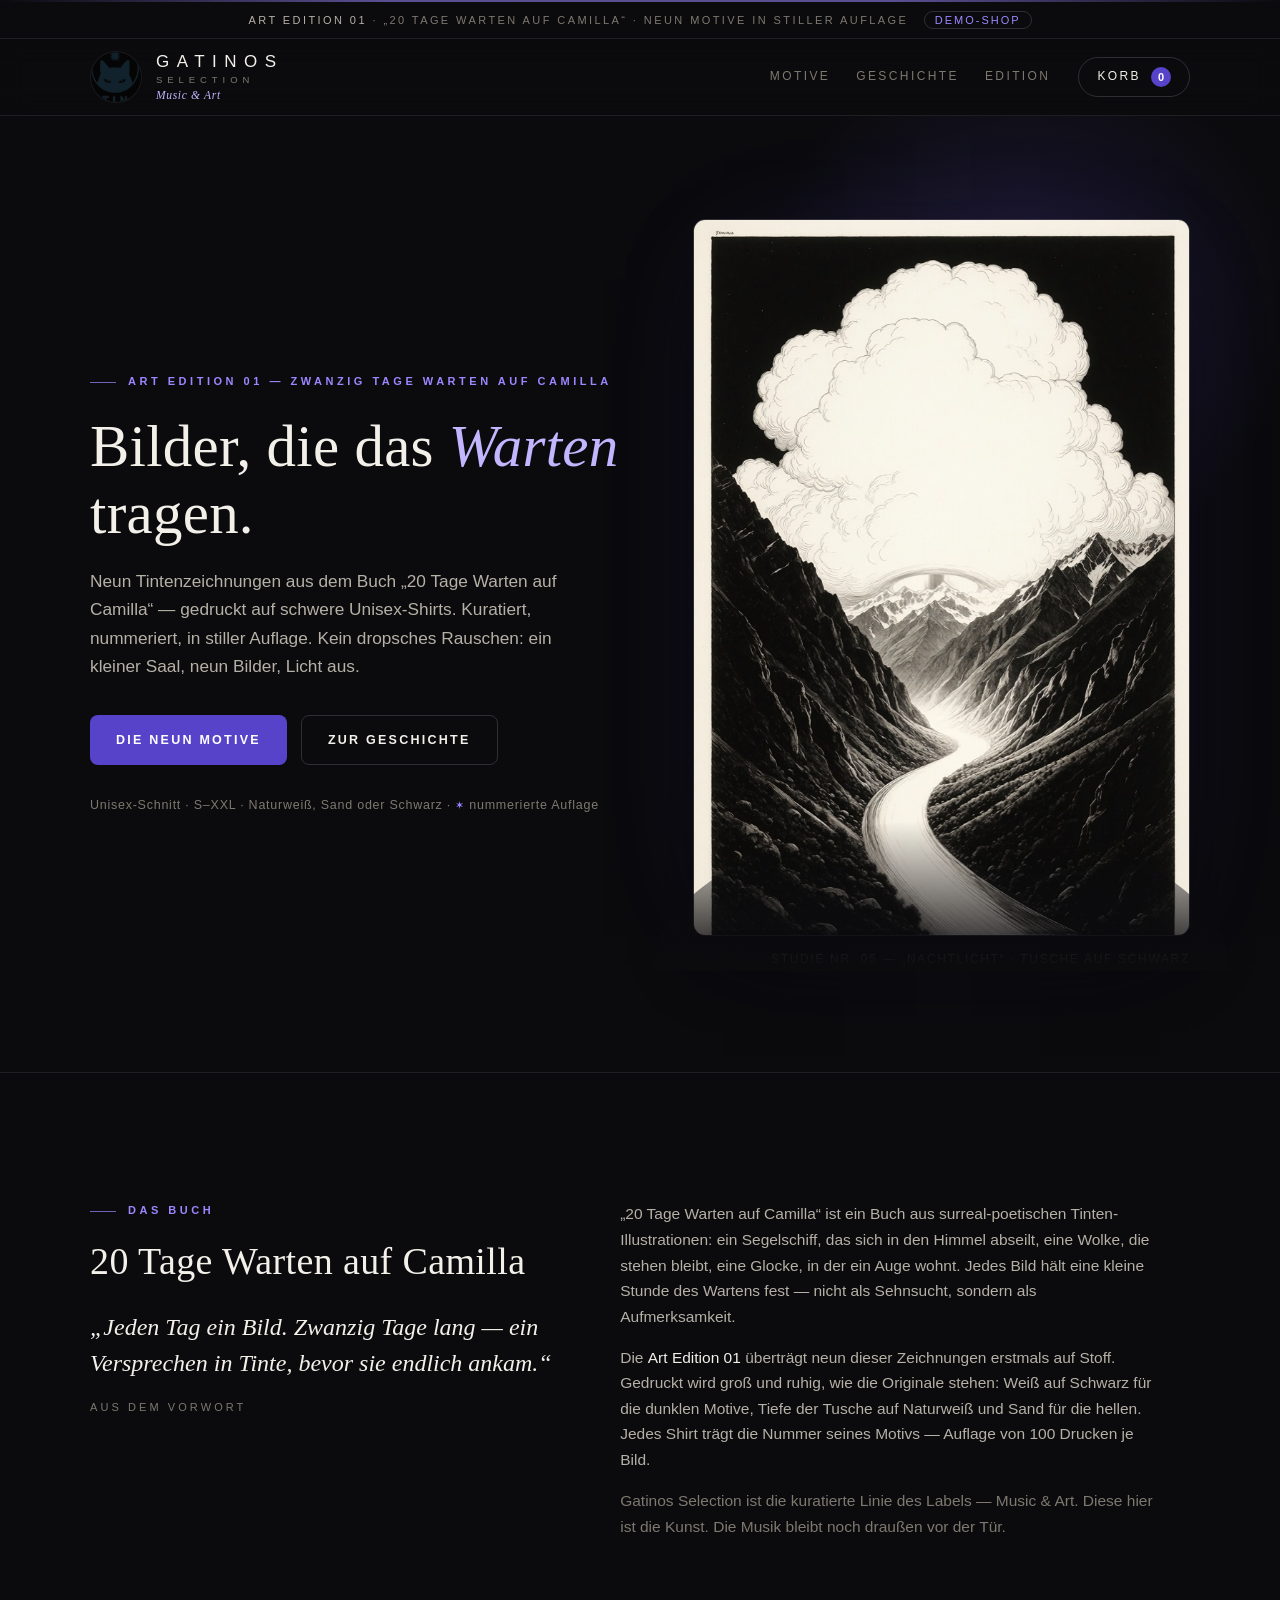
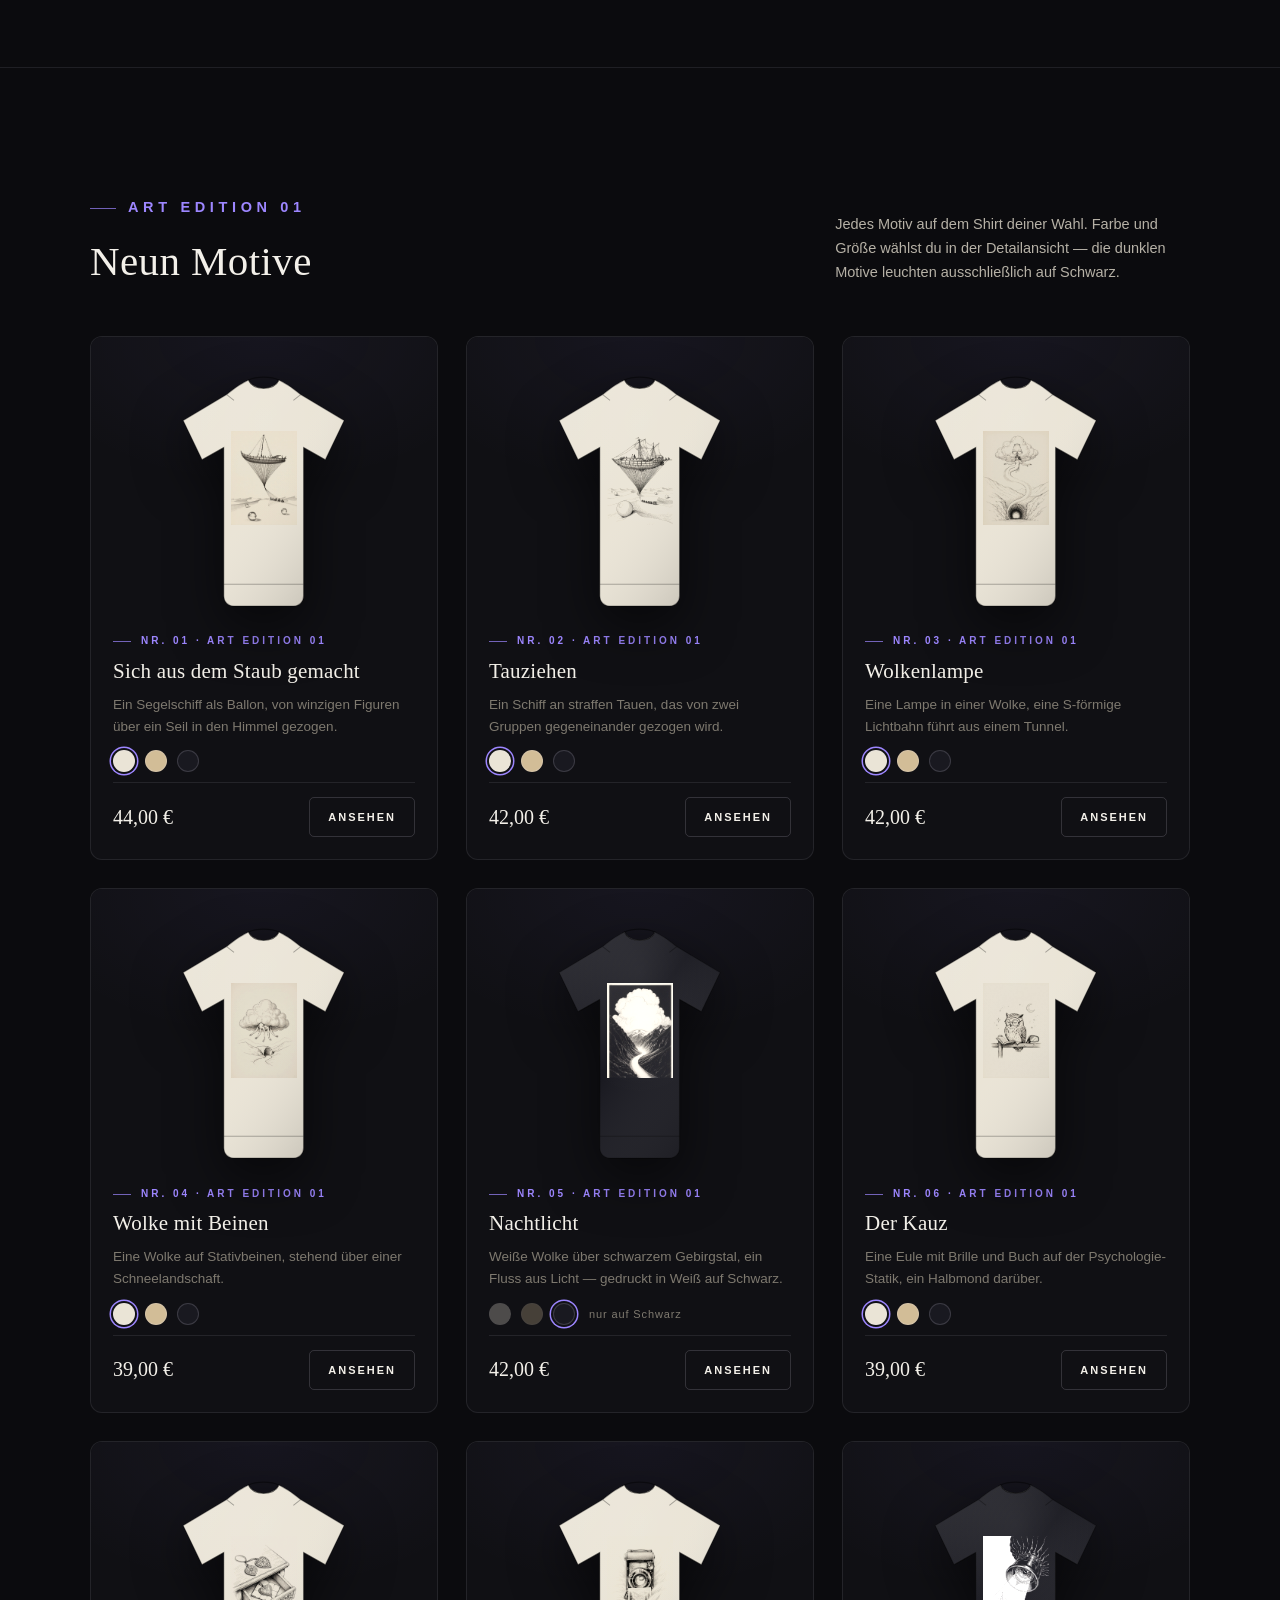
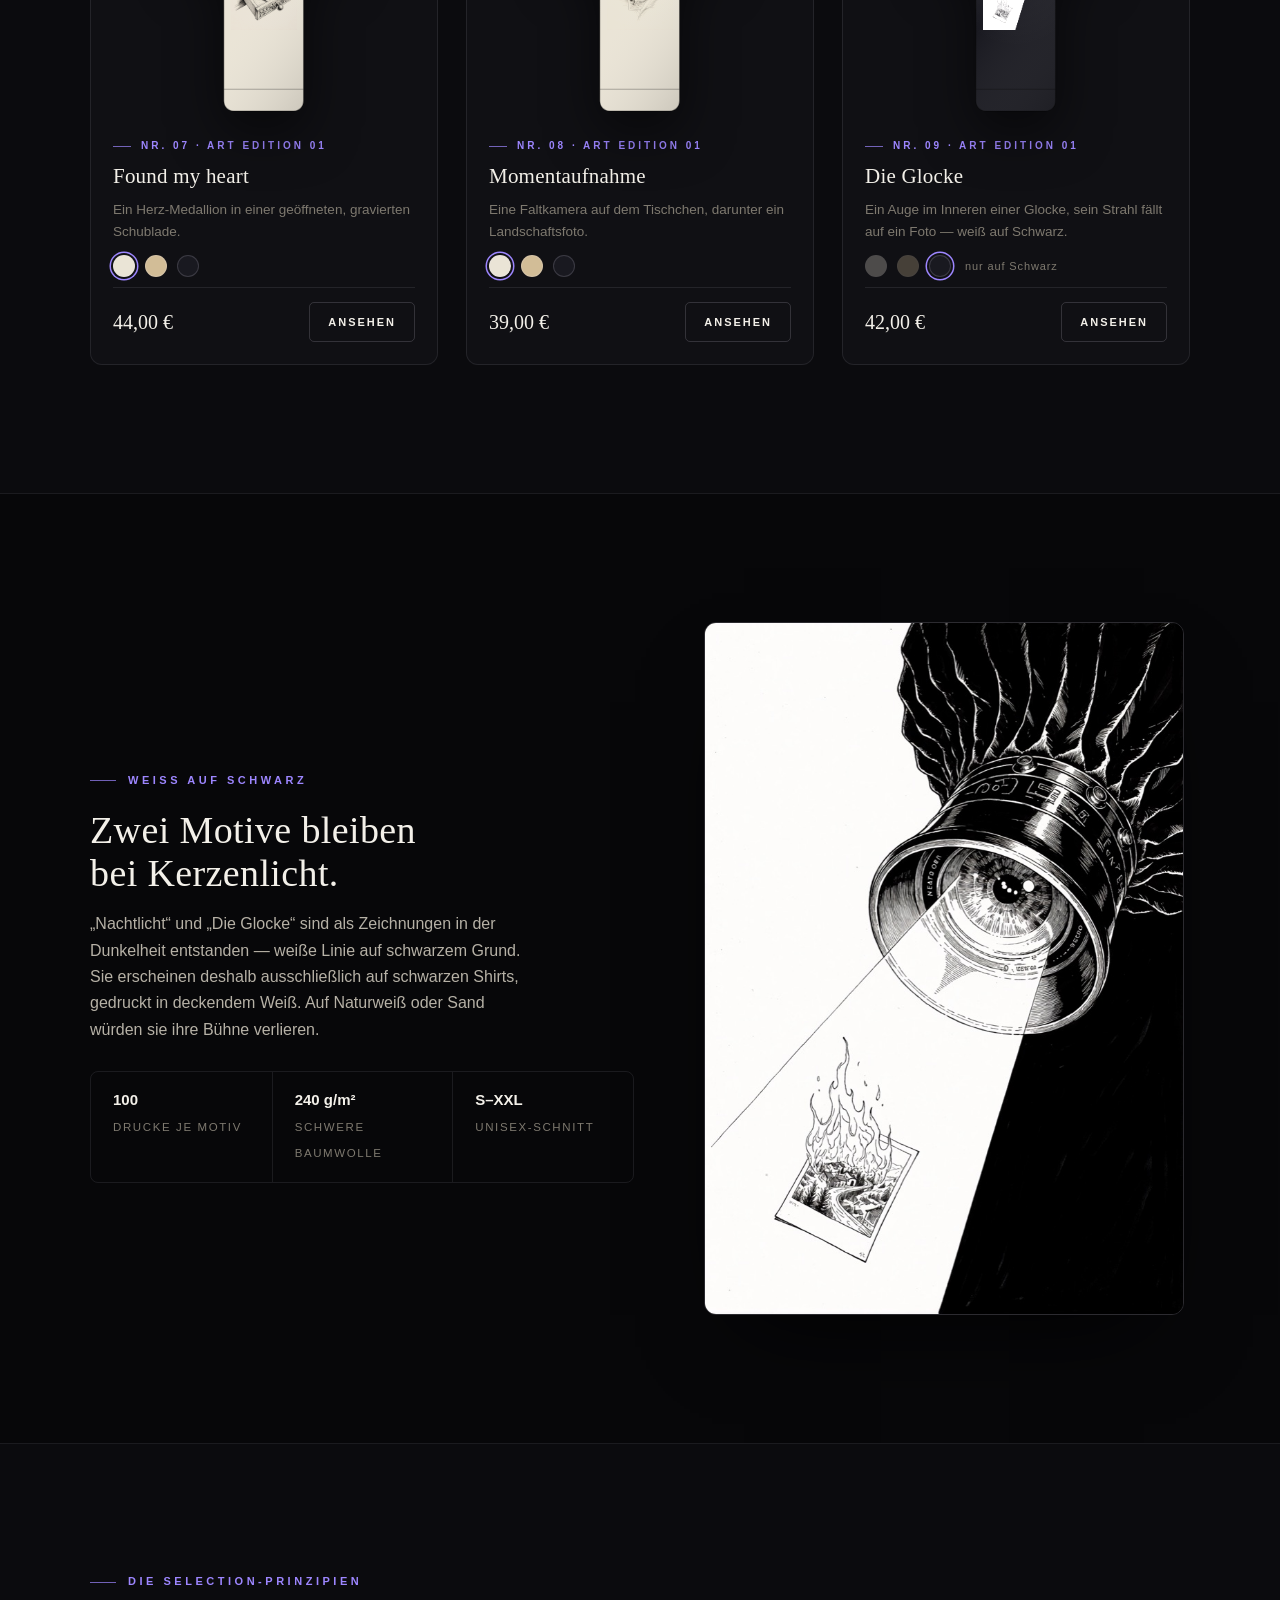
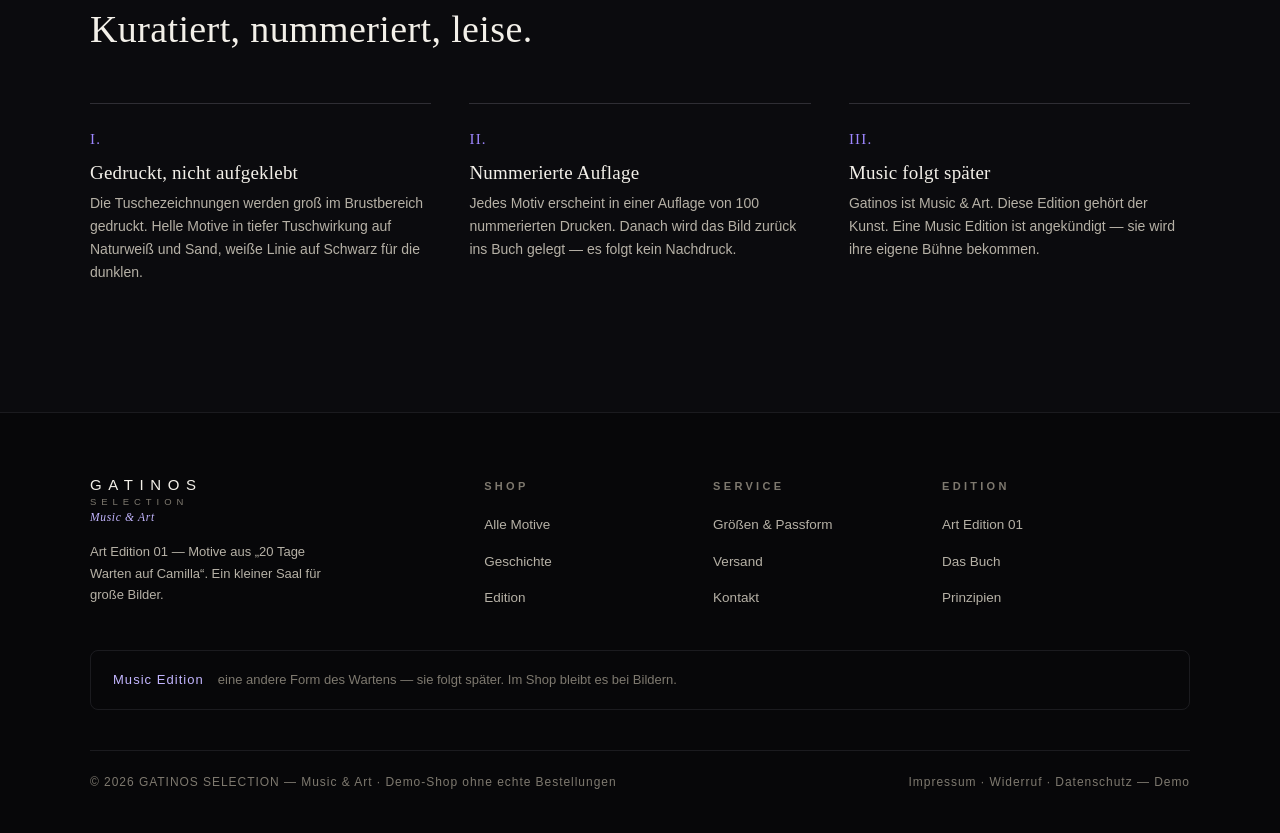
<file: v4-dark/index.html>
<!doctype html>
<html lang="de">
<head>
<meta charset="utf-8">
<meta name="viewport" content="width=device-width, initial-scale=1">
<title>GATINOS SELECTION — Art Edition 01 · „20 Tage Warten auf Camilla“</title>
<meta name="description" content="Art Edition 01: Neun Tintenzeichnungen aus „20 Tage Warten auf Camilla“ als Motivdruck auf Unisex-Shirts. Kuratiert, nummeriert, in stiller Auflage. Demo-Shop.">
<style>
/* ============================================================
   GATINOS SELECTION — v4 „Schwarzes Samt-Theater“
   Richtung: Resend (Samt-Schwarz + Violett-Neon) ×
             Linear (Hairlines, Präzision) × ORYZO (Darkroom-Editorial)
   ============================================================ */
:root{
  /* Samt-Schwarztöne (nie #000) */
  --velvet-0:#070709;      /* tiefste Ebene: Footer, Overlays */
  --velvet-1:#0b0b0e;      /* Seitengrund */
  --velvet-2:#101014;      /* Karten / Flächen */
  --velvet-3:#16161c;      /* raised / hover */
  /* Haarlinien */
  --hair:rgba(233,228,248,.09);
  --hair-strong:rgba(233,228,248,.16);
  /* Typo */
  --text-hi:#f3f0e9;       /* warmes Off-White, wie Bühnenlicht */
  --text-mid:#b6b1a6;
  --text-low:#7e796f;
  /* EIN Akzent: Violett-Neon, sparsam */
  --violet:#9d86ff;
  --violet-soft:#c3b6ff;
  --violet-deep:#5743c9;
  --violet-glow:rgba(122,95,255,.16);
  /* Shirt-Farben */
  --shirt-natur:#eae4d6;
  --shirt-sand:#d2bd97;
  --shirt-schwarz:#191920;
  /* Form */
  --r-card:12px;
  --r-ui:8px;
  --r-small:5px;
  --font-serif:"Iowan Old Style","Palatino Linotype",Palatino,"Book Antiqua",Georgia,serif;
  --font-sans:-apple-system,BlinkMacSystemFont,"Segoe UI",Roboto,"Helvetica Neue",Arial,sans-serif;
  --container:1180px;
  --sect:clamp(76px,10vw,132px);
}
*{box-sizing:border-box;margin:0;padding:0}
html{scroll-behavior:smooth}
@media (prefers-reduced-motion:reduce){
  html{scroll-behavior:auto}
  *,*::before,*::after{transition:none!important;animation:none!important}
}
body{
  background:var(--velvet-1);
  color:var(--text-mid);
  font-family:var(--font-sans);
  font-size:16px;line-height:1.65;
  -webkit-font-smoothing:antialiased;
  text-rendering:optimizeLegibility;
}
::selection{background:var(--violet-deep);color:var(--text-hi)}
img{display:block;max-width:100%;height:auto}
a{color:inherit}
button{font:inherit;color:inherit;background:none;border:0;cursor:pointer}
h1,h2,h3{color:var(--text-hi);font-family:var(--font-serif);font-weight:500;line-height:1.14;letter-spacing:.01em}
.container{max-width:var(--container);margin:0 auto;padding:0 clamp(20px,4vw,40px)}
.eyebrow{
  font-family:var(--font-sans);font-size:11px;font-weight:600;
  letter-spacing:.32em;text-transform:uppercase;color:var(--violet);
}
.eyebrow::before{content:"";display:inline-block;width:26px;height:1px;background:var(--violet);vertical-align:middle;margin-right:12px;opacity:.7}
.star{color:var(--violet);font-size:.85em}
.skip{
  position:absolute;left:-999px;top:0;z-index:200;
  background:var(--velvet-3);color:var(--text-hi);padding:10px 18px;border:1px solid var(--hair-strong);
}
.skip:focus{left:12px;top:12px}
:focus-visible{outline:2px solid var(--violet);outline-offset:3px;border-radius:var(--r-small)}

/* ---------- Haarlinien oben + Laufband ---------- */
.topline{height:2px;background:linear-gradient(90deg,transparent,rgba(157,134,255,.55) 30%,rgba(157,134,255,.55) 70%,transparent)}
.announce{
  border-bottom:1px solid var(--hair);
  text-align:center;padding:9px 16px;
  font-size:11px;letter-spacing:.22em;text-transform:uppercase;color:var(--text-low);
}
.announce b{color:var(--text-mid);font-weight:500}
.announce .demo{color:var(--violet);border:1px solid var(--hair-strong);border-radius:99px;padding:2px 10px;margin-left:10px;letter-spacing:.18em}

/* ---------- Kopf ---------- */
.site-head{
  position:sticky;top:0;z-index:60;
  background:rgba(11,11,14,.82);
  -webkit-backdrop-filter:blur(14px);backdrop-filter:blur(14px);
  border-bottom:1px solid var(--hair);
}
.site-head .container{display:flex;align-items:center;gap:28px;height:76px}
.brand{display:flex;align-items:center;gap:14px;text-decoration:none}
.brand-emblem{
  width:52px;height:52px;flex:0 0 auto;overflow:hidden;border-radius:50%;
  background:#050506;border:1px solid var(--hair);
}
.brand-emblem img{
  width:100%;height:100%;object-fit:cover;object-position:50.5% 35%;
  transform:scale(1.9);transform-origin:50.5% 35%;
}
.brand-word{display:flex;flex-direction:column;line-height:1}
.bw1{font-size:17px;letter-spacing:.44em;color:var(--text-hi);font-weight:500;text-transform:uppercase}
.bw2{font-size:9.5px;letter-spacing:.52em;color:var(--text-low);text-transform:uppercase;margin-top:5px}
.bw3{font-family:var(--font-serif);font-style:italic;font-size:11.5px;color:var(--violet-soft);margin-top:5px;letter-spacing:.06em}
.head-nav{display:flex;gap:26px;margin-left:auto}
.head-nav a{
  font-size:12px;letter-spacing:.2em;text-transform:uppercase;color:var(--text-low);
  text-decoration:none;transition:color .2s;
}
.head-nav a:hover{color:var(--text-hi)}
.cart-btn{
  display:flex;align-items:center;gap:10px;
  border:1px solid var(--hair-strong);border-radius:99px;
  padding:9px 18px;font-size:12px;letter-spacing:.2em;text-transform:uppercase;color:var(--text-hi);
  transition:border-color .2s,background .2s;
}
.cart-btn:hover{border-color:var(--violet);background:var(--violet-glow)}
.cart-count{
  min-width:20px;height:20px;border-radius:99px;background:var(--violet-deep);color:#fff;
  font-size:11px;font-weight:600;letter-spacing:0;display:inline-flex;align-items:center;justify-content:center;padding:0 6px;
}
@media (max-width:820px){.head-nav{display:none}}

/* ---------- Hero: die Bühne ---------- */
.hero{position:relative;overflow:hidden;border-bottom:1px solid var(--hair)}
.hero::before{ /* Samtschein */
  content:"";position:absolute;inset:-20% -10% auto auto;width:60vw;height:60vw;
  background:radial-gradient(closest-side,var(--violet-glow),transparent 70%);
  pointer-events:none;
}
.hero .container{
  position:relative;display:grid;grid-template-columns:1.04fr .96fr;gap:clamp(32px,5vw,72px);
  align-items:center;padding-top:clamp(64px,8vw,110px);padding-bottom:clamp(64px,8vw,110px);
}
.hero h1{font-size:clamp(38px,4.6vw,62px);margin:22px 0 20px;letter-spacing:.005em}
.hero h1 em{font-style:italic;color:var(--violet-soft)}
.hero .lede{max-width:52ch;font-size:clamp(15.5px,1.35vw,17.5px);color:var(--text-mid)}
.hero-actions{display:flex;flex-wrap:wrap;gap:14px;margin-top:34px}
.btn{
  display:inline-flex;align-items:center;gap:10px;
  border-radius:var(--r-ui);padding:14px 26px;
  font-size:12.5px;font-weight:600;letter-spacing:.18em;text-transform:uppercase;
  text-decoration:none;transition:background .2s,border-color .2s,color .2s,transform .2s;
}
.btn:active{transform:translateY(1px)}
.btn-primary{background:var(--violet-deep);color:#fff}
.btn-primary:hover{background:#664fe0}
.btn-ghost{border:1px solid var(--hair-strong);color:var(--text-hi)}
.btn-ghost:hover{border-color:var(--violet);color:var(--violet-soft)}
.hero-note{margin-top:30px;font-size:12.5px;color:var(--text-low);letter-spacing:.06em}
.hero-stage{position:relative}
.hero-stage figure{position:relative;margin:0}
.hero-stage img{
  width:100%;height:auto;
  border:1px solid var(--hair-strong);border-radius:var(--r-card);
  box-shadow:0 30px 80px -30px rgba(0,0,0,.9),0 0 120px -40px var(--violet-glow);
}
.hero-stage figure::after{ /* weicher Samtübergang unten */
  content:"";position:absolute;left:-8%;right:-8%;bottom:-1px;height:20%;
  background:linear-gradient(180deg,transparent,var(--velvet-1));pointer-events:none;border-radius:50% 50% 0 0/100% 100% 0 0;
}
.hero-stage figcaption{
  margin-top:14px;text-align:right;font-size:12px;color:var(--text-low);letter-spacing:.14em;text-transform:uppercase;
}
@media (max-width:900px){
  .hero .container{grid-template-columns:1fr}
  .hero-stage{max-width:520px}
}

/* ---------- Geschichte ---------- */
.story{border-bottom:1px solid var(--hair)}
.story .container{
  display:grid;grid-template-columns:minmax(0,.9fr) minmax(0,1.1fr);gap:clamp(32px,5vw,80px);
  padding-top:var(--sect);padding-bottom:var(--sect);
}
.story h2{font-size:clamp(26px,3vw,38px);margin-top:20px}
.story .quote{
  font-family:var(--font-serif);font-style:italic;font-size:clamp(19px,2vw,24px);
  color:var(--text-hi);line-height:1.5;
}
.story .quote small{display:block;font-family:var(--font-sans);font-style:normal;font-size:11px;letter-spacing:.28em;text-transform:uppercase;color:var(--text-low);margin-top:18px}
.story .cols p+p{margin-top:1em}
.story .cols{font-size:15.5px;max-width:62ch}
@media (max-width:900px){.story .container{grid-template-columns:1fr}}

/* ---------- Sortiment ---------- */
.grid-sec .container{padding-top:var(--sect);padding-bottom:var(--sect)}
.sec-head{display:flex;align-items:flex-end;justify-content:space-between;gap:24px;margin-bottom:clamp(36px,4vw,56px)}
.sec-head h2{font-size:clamp(28px,3.2vw,42px);margin-top:18px}
.sec-head p{max-width:44ch;font-size:14.5px}
.grid{
  display:grid;grid-template-columns:repeat(3,1fr);gap:clamp(18px,2.2vw,28px);
}
@media (max-width:1000px){.grid{grid-template-columns:repeat(2,1fr)}}
@media (max-width:620px){.grid{grid-template-columns:1fr}}
.card{
  background:var(--velvet-2);
  border:1px solid var(--hair);border-radius:var(--r-card);
  overflow:hidden;display:flex;flex-direction:column;
  transition:border-color .25s,transform .25s,box-shadow .25s;
}
.card:hover{border-color:var(--hair-strong);transform:translateY(-3px);box-shadow:0 24px 50px -30px rgba(0,0,0,.85)}
.card-stage{
  position:relative;padding:clamp(20px,2.4vw,30px) clamp(20px,2.4vw,30px) 0;
  background:
    radial-gradient(120% 90% at 50% 0%,rgba(157,134,255,.05),transparent 60%),
    var(--velvet-2);
}
.card-stage .shirt{width:min(76%,225px);margin:0 auto}
.card-body{padding:20px 22px 22px;display:flex;flex-direction:column;gap:10px;flex:1}
.card-body .eyebrow{font-size:10px;letter-spacing:.3em}
.card-body .eyebrow::before{width:18px;margin-right:10px}
.card-body h3{font-size:21px}
.card-body .storyline{font-size:13.5px;color:var(--text-low);min-height:2.6em}
.swatches{display:flex;gap:10px;align-items:center;margin-top:2px}
.swatch{
  width:22px;height:22px;border-radius:50%;border:1px solid var(--hair-strong);
  position:relative;transition:transform .15s;padding:0;
}
.swatch:hover{transform:scale(1.12)}
.swatch[aria-checked="true"]{box-shadow:0 0 0 2px var(--velvet-2),0 0 0 3.5px var(--violet)}
.swatch[aria-disabled="true"]{opacity:.28;cursor:not-allowed}
.swatch[aria-disabled="true"]:hover{transform:none}
.swatch-hint{font-size:11px;color:var(--text-low);letter-spacing:.08em;margin-left:4px}
.card-foot{
  margin-top:auto;padding-top:14px;border-top:1px solid var(--hair);
  display:flex;align-items:center;justify-content:space-between;gap:12px;
}
.price{font-family:var(--font-serif);font-size:20px;color:var(--text-hi)}
.btn-small{padding:10px 18px;font-size:11px;border-radius:var(--r-small)}

/* ---------- Shirt-Darstellung ---------- */
.shirt{position:relative;isolation:isolate;filter:drop-shadow(0 18px 26px rgba(0,0,0,.55))}
.shirt svg{display:block;width:100%;height:auto}
.print{
  position:absolute;left:35%;top:26%;width:30%;height:auto;
  mix-blend-mode:multiply;
}

/* ---------- Atmosphäre: Die Glocke ---------- */
.atmo{border-top:1px solid var(--hair);border-bottom:1px solid var(--hair);position:relative;overflow:hidden;background:var(--velvet-0)}
.atmo .container{
  display:grid;grid-template-columns:1.05fr .95fr;gap:clamp(32px,5vw,80px);align-items:center;
  padding-top:var(--sect);padding-bottom:var(--sect);
}
.atmo figure{order:2;position:relative;margin:0}
.atmo img{
  width:min(100%,480px);margin:0 auto;height:auto;
  border:1px solid var(--hair-strong);border-radius:var(--r-card);
  box-shadow:0 40px 90px -40px rgba(0,0,0,.95);
}
.atmo h2{font-size:clamp(26px,3vw,38px);margin-top:20px;max-width:20ch}
.atmo p{max-width:50ch;margin-top:16px}
.atmo .editions{margin-top:28px;display:flex;flex-wrap:wrap;gap:0;border:1px solid var(--hair);border-radius:var(--r-ui);overflow:hidden}
.atmo .editions div{padding:16px 22px;flex:1 1 150px}
.atmo .editions div+div{border-left:1px solid var(--hair)}
.atmo .editions b{display:block;color:var(--text-hi);font-weight:600;font-size:15px}
.atmo .editions span{font-size:11.5px;color:var(--text-low);letter-spacing:.14em;text-transform:uppercase}
@media (max-width:900px){
  .atmo .container{grid-template-columns:1fr}
  .atmo figure{order:0}
}

/* ---------- Edition ---------- */
.edition .container{padding-top:var(--sect);padding-bottom:var(--sect)}
.edition-grid{display:grid;grid-template-columns:repeat(3,1fr);gap:clamp(20px,3vw,40px);margin-top:clamp(32px,4vw,52px)}
.edition-grid article{border-top:1px solid var(--hair-strong);padding-top:22px}
.edition-grid .no{font-family:var(--font-serif);font-size:15px;color:var(--violet);letter-spacing:.08em}
.edition-grid h3{font-size:19px;margin:10px 0 8px}
.edition-grid p{font-size:14px}
@media (max-width:820px){.edition-grid{grid-template-columns:1fr}}

/* ---------- Footer ---------- */
.site-foot{background:var(--velvet-0);border-top:1px solid var(--hair)}
.site-foot .container{padding-top:64px;padding-bottom:40px}
.foot-grid{display:grid;grid-template-columns:1.3fr .7fr .7fr .9fr;gap:36px}
.foot-grid h4{font-size:11px;letter-spacing:.3em;text-transform:uppercase;color:var(--text-low);margin-bottom:16px;font-weight:600}
.foot-grid ul{list-style:none}
.foot-grid li+li{margin-top:10px}
.foot-grid a{font-size:13.5px;color:var(--text-mid);text-decoration:none}
.foot-grid a:hover{color:var(--violet-soft)}
.foot-brand .bw1{font-size:15px}
.foot-teaser{
  margin-top:40px;padding:18px 22px;border:1px solid var(--hair);border-radius:var(--r-ui);
  display:flex;gap:14px;align-items:baseline;font-size:13px;color:var(--text-low);
}
.foot-teaser b{color:var(--violet-soft);font-weight:500;letter-spacing:.08em;white-space:nowrap}
.foot-legal{
  margin-top:40px;padding-top:22px;border-top:1px solid var(--hair);
  display:flex;flex-wrap:wrap;gap:14px;justify-content:space-between;
  font-size:12px;color:var(--text-low);letter-spacing:.08em;
}
@media (max-width:820px){.foot-grid{grid-template-columns:1fr 1fr}}
@media (max-width:520px){.foot-grid{grid-template-columns:1fr}}

/* ---------- Overlays: Drawer + Modale ---------- */
.overlay{
  position:fixed;inset:0;z-index:90;background:rgba(4,4,6,.66);
  -webkit-backdrop-filter:blur(3px);backdrop-filter:blur(3px);
  opacity:0;pointer-events:none;transition:opacity .25s;
}
.overlay.open{opacity:1;pointer-events:auto}
.drawer{
  position:fixed;top:0;right:0;bottom:0;z-index:100;
  width:min(430px,100%);background:var(--velvet-2);
  border-left:1px solid var(--hair-strong);
  transform:translateX(102%);visibility:hidden;
  transition:transform .3s cubic-bezier(.2,.7,.2,1),visibility 0s .3s;
  display:flex;flex-direction:column;
}
.drawer.open{transform:none;visibility:visible;transition:transform .3s cubic-bezier(.2,.7,.2,1),visibility 0s}
.drawer-head{
  display:flex;align-items:center;justify-content:space-between;
  padding:22px 26px;border-bottom:1px solid var(--hair);
}
.drawer-head h2{font-size:20px}
.icon-btn{
  width:38px;height:38px;border:1px solid var(--hair);border-radius:50%;
  display:inline-flex;align-items:center;justify-content:center;
  font-size:16px;color:var(--text-mid);transition:border-color .2s,color .2s;
}
.icon-btn:hover{border-color:var(--violet);color:var(--text-hi)}
.drawer-items{flex:1;overflow-y:auto;padding:10px 26px}
.cart-empty{padding:48px 0;text-align:center;color:var(--text-low)}
.cart-empty .glyph{font-size:26px;color:var(--violet);display:block;margin-bottom:14px}
.cart-line{
  display:grid;grid-template-columns:64px 1fr auto;gap:16px;align-items:center;
  padding:18px 0;border-bottom:1px solid var(--hair);
}
.cart-thumb{
  width:64px;height:74px;border-radius:var(--r-small);position:relative;isolation:isolate;
  display:flex;align-items:center;justify-content:center;overflow:hidden;
  border:1px solid var(--hair);
}
.cart-thumb img{width:74%;mix-blend-mode:multiply}
.cart-line h4{font-size:14.5px;color:var(--text-hi);font-weight:500;font-family:var(--font-serif)}
.cart-line .meta{font-size:12px;color:var(--text-low);margin-top:3px;letter-spacing:.06em}
.qty{display:inline-flex;align-items:center;border:1px solid var(--hair);border-radius:99px;margin-top:8px}
.qty button{width:28px;height:28px;font-size:14px;color:var(--text-mid)}
.qty button:hover{color:var(--violet-soft)}
.qty output{min-width:26px;text-align:center;font-size:13px;color:var(--text-hi)}
.line-price{font-family:var(--font-serif);font-size:16px;color:var(--text-hi)}
.line-remove{display:block;margin-top:8px;font-size:11px;color:var(--text-low);letter-spacing:.1em;text-transform:uppercase}
.line-remove:hover{color:#d98a8a}
.drawer-foot{padding:22px 26px 26px;border-top:1px solid var(--hair)}
.sum-row{display:flex;justify-content:space-between;font-size:14px;margin-bottom:8px}
.sum-row.total{font-size:17px;color:var(--text-hi);margin:14px 0 18px;font-family:var(--font-serif)}
.sum-row.total b{font-size:22px;font-weight:500}
.drawer-foot .demo-hint{font-size:11.5px;color:var(--text-low);text-align:center;margin-top:12px;letter-spacing:.08em}
.btn-block{width:100%;justify-content:center}

/* Modale */
.modal{
  position:fixed;inset:0;z-index:110;display:flex;align-items:center;justify-content:center;
  padding:20px;opacity:0;pointer-events:none;visibility:hidden;
  transition:opacity .25s,visibility 0s .25s;
}
.modal.open{opacity:1;pointer-events:auto;visibility:visible;transition:opacity .25s,visibility 0s}
.modal-panel{
  width:min(960px,100%);max-height:calc(100vh - 40px);overflow-y:auto;
  background:var(--velvet-2);border:1px solid var(--hair-strong);border-radius:var(--r-card);
  box-shadow:0 60px 140px -40px rgba(0,0,0,.95);
  transform:translateY(12px);transition:transform .3s cubic-bezier(.2,.7,.2,1);
}
.modal.open .modal-panel{transform:none}
.modal-panel.narrow{width:min(620px,100%)}
.modal-head{
  position:sticky;top:0;z-index:5;display:flex;align-items:center;justify-content:space-between;
  padding:18px 26px;background:rgba(16,16,20,.92);-webkit-backdrop-filter:blur(8px);backdrop-filter:blur(8px);
  border-bottom:1px solid var(--hair);
}
.modal-head .eyebrow{font-size:10px}
.modal-head .eyebrow::before{display:none}
.pd{display:grid;grid-template-columns:1fr 1fr;gap:0}
.pd-stage{
  padding:clamp(28px,4vw,48px);
  background:
    radial-gradient(110% 80% at 50% 0%,rgba(157,134,255,.06),transparent 60%),
    var(--velvet-1);
  display:flex;align-items:center;justify-content:center;
  border-right:1px solid var(--hair);
}
.pd-stage .shirt{width:min(100%,340px)}
.pd-info{padding:clamp(26px,3.4vw,40px)}
.pd-info h2{font-size:clamp(24px,2.6vw,32px);margin:12px 0 8px}
.pd-story{font-size:14px;color:var(--text-mid)}
.pd-poem{
  font-family:var(--font-serif);font-style:italic;font-size:16px;color:var(--text-hi);
  border-left:2px solid var(--violet-deep);padding:4px 0 4px 16px;margin:18px 0;
}
.pd-price{font-family:var(--font-serif);font-size:26px;color:var(--text-hi);margin:14px 0 4px}
.pd-price small{font-family:var(--font-sans);font-size:11.5px;color:var(--text-low);letter-spacing:.12em;text-transform:uppercase;margin-left:10px}
.opt-label{font-size:11px;letter-spacing:.26em;text-transform:uppercase;color:var(--text-low);margin:20px 0 10px;display:block}
.opt-label .val{color:var(--text-hi);letter-spacing:.1em;text-transform:none;font-size:12px;margin-left:8px}
.sizes{display:flex;gap:8px;flex-wrap:wrap}
.size-pill{
  min-width:46px;padding:10px 12px;text-align:center;
  border:1px solid var(--hair-strong);border-radius:var(--r-small);
  font-size:13px;letter-spacing:.08em;color:var(--text-mid);
  transition:border-color .15s,color .15s,background .15s;
}
.size-pill:hover{border-color:var(--violet);color:var(--text-hi)}
.size-pill[aria-pressed="true"]{background:var(--violet-deep);border-color:var(--violet-deep);color:#fff}
.size-err{display:none;font-size:12.5px;color:#e0a3a3;margin-top:10px}
.size-err.show{display:block}
.pd-actions{margin-top:26px}
.pd-edition{margin-top:18px;font-size:12px;color:var(--text-low);letter-spacing:.06em;line-height:1.7}
@media (max-width:780px){
  .pd{grid-template-columns:1fr}
  .pd-stage{border-right:0;border-bottom:1px solid var(--hair)}
}

/* Checkout */
.co-body{padding:26px}
.co-note{
  font-size:12.5px;color:var(--violet-soft);border:1px solid var(--hair-strong);
  background:rgba(87,67,201,.08);border-radius:var(--r-ui);padding:12px 16px;margin-bottom:22px;
  letter-spacing:.04em;
}
.field{margin-bottom:16px}
.field label{display:block;font-size:11px;letter-spacing:.22em;text-transform:uppercase;color:var(--text-low);margin-bottom:7px}
.field input{
  width:100%;background:var(--velvet-1);border:1px solid var(--hair-strong);border-radius:var(--r-small);
  color:var(--text-hi);padding:12px 14px;font:inherit;font-size:14.5px;
}
.field input:focus{outline:2px solid var(--violet);outline-offset:0;border-color:var(--violet)}
.field-row{display:grid;grid-template-columns:1fr 1fr;gap:14px}
@media (max-width:520px){.field-row{grid-template-columns:1fr}}
.co-sum{border:1px solid var(--hair);border-radius:var(--r-ui);padding:18px 20px;margin:8px 0 22px}
.co-sum .sum-row{font-size:13.5px}
.co-success{text-align:center;padding:34px 26px 40px}
.co-success .glyph{font-size:34px;color:var(--violet)}
.co-success h2{margin:18px 0 10px}
.co-success .orderno{
  font-family:var(--font-serif);font-size:20px;color:var(--violet-soft);letter-spacing:.1em;margin:8px 0 16px;
}
.co-success p{font-size:14px;max-width:46ch;margin:0 auto}

/* Toast */
.toast{
  position:fixed;left:50%;bottom:26px;transform:translate(-50%,16px);z-index:130;
  background:var(--velvet-3);border:1px solid var(--hair-strong);border-radius:99px;
  padding:12px 22px;font-size:13px;color:var(--text-hi);letter-spacing:.04em;
  opacity:0;pointer-events:none;transition:opacity .25s,transform .25s;
  box-shadow:0 20px 50px -20px rgba(0,0,0,.9);
  display:flex;gap:10px;align-items:center;max-width:calc(100vw - 32px);
}
.toast.show{opacity:1;transform:translate(-50%,0)}
.toast .star{color:var(--violet)}
body.locked{overflow:hidden}
</style>
</head>
<body>
<a class="skip" href="#motive">Zum Sortiment springen</a>
<div class="topline" aria-hidden="true"></div>
<p class="announce"><b>Art Edition 01</b> · „20 Tage Warten auf Camilla“ · Neun Motive in stiller Auflage <span class="demo">Demo-Shop</span></p>

<header class="site-head">
  <div class="container">
    <a class="brand" href="#top" aria-label="Gatinos Selection — Music &amp; Art, zum Anfang">
      <span class="brand-emblem" aria-hidden="true"><img src="../assets/logo/gatinos_draft.png" alt=""></span>
      <span class="brand-word">
        <span class="bw1">Gatinos</span>
        <span class="bw2">Selection</span>
        <span class="bw3">Music &amp; Art</span>
      </span>
    </a>
    <nav class="head-nav" aria-label="Hauptnavigation">
      <a href="#motive">Motive</a>
      <a href="#geschichte">Geschichte</a>
      <a href="#edition">Edition</a>
    </nav>
    <button class="cart-btn" id="cartOpen" aria-haspopup="dialog">
      Korb <span class="cart-count" id="cartCount" aria-label="Artikel im Korb">0</span>
    </button>
  </div>
</header>

<main id="top">

  <!-- Bühne -->
  <section class="hero" aria-labelledby="hero-title">
    <div class="container">
      <div>
        <p class="eyebrow">Art Edition 01 — Zwanzig Tage Warten auf Camilla</p>
        <h1 id="hero-title">Bilder, die das <em>Warten</em> tragen.</h1>
        <p class="lede">
          Neun Tintenzeichnungen aus dem Buch „20 Tage Warten auf Camilla“ — gedruckt auf schwere
          Unisex-Shirts. Kuratiert, nummeriert, in stiller Auflage. Kein dropsches Rauschen:
          ein kleiner Saal, neun Bilder, Licht aus.
        </p>
        <div class="hero-actions">
          <a class="btn btn-primary" href="#motive">Die neun Motive</a>
          <a class="btn btn-ghost" href="#geschichte">Zur Geschichte</a>
        </div>
        <p class="hero-note">Unisex-Schnitt · S–XXL · Naturweiß, Sand oder Schwarz · <span class="star">✶</span> nummerierte Auflage</p>
      </div>
      <div class="hero-stage">
        <figure>
          <img src="../assets/web/stromlinien-dram-1.jpg" alt="Nachtlicht: Weiße Wolke über einem schwarzen Gebirgstal, ein Fluss aus Licht — Tuschezeichnung, weiß auf Schwarz" width="692" height="1000">
          <figcaption>Studie Nr. 05 — „Nachtlicht“ · Tusche auf Schwarz</figcaption>
        </figure>
      </div>
    </div>
  </section>

  <!-- Geschichte -->
  <section class="story" id="geschichte" aria-labelledby="story-title">
    <div class="container">
      <div>
        <p class="eyebrow">Das Buch</p>
        <h2 id="story-title">20 Tage Warten auf Camilla</h2>
        <p class="quote" style="margin-top:26px">
          „Jeden Tag ein Bild. Zwanzig Tage lang — ein Versprechen in Tinte,
          bevor sie endlich ankam.“
          <small>aus dem Vorwort</small>
        </p>
      </div>
      <div class="cols">
        <p>
          „20 Tage Warten auf Camilla“ ist ein Buch aus surreal-poetischen Tinten-Illustrationen:
          ein Segelschiff, das sich in den Himmel abseilt, eine Wolke, die stehen bleibt,
          eine Glocke, in der ein Auge wohnt. Jedes Bild hält eine kleine Stunde des Wartens fest —
          nicht als Sehnsucht, sondern als Aufmerksamkeit.
        </p>
        <p>
          Die <strong style="color:var(--text-hi);font-weight:500">Art Edition 01</strong> überträgt
          neun dieser Zeichnungen erstmals auf Stoff. Gedruckt wird groß und ruhig, wie die Originale
          stehen: Weiß auf Schwarz für die dunklen Motive, Tiefe der Tusche auf Naturweiß und Sand
          für die hellen. Jedes Shirt trägt die Nummer seines Motivs — Auflage von 100 Drucken je Bild.
        </p>
        <p style="color:var(--text-low)">
          Gatinos Selection ist die kuratierte Linie des Labels — Music &amp; Art. Diese hier ist die Kunst.
          Die Musik bleibt noch draußen vor der Tür.
        </p>
      </div>
    </div>
  </section>

  <!-- Sortiment -->
  <section class="grid-sec" id="motive" aria-labelledby="grid-title">
    <div class="container">
      <div class="sec-head">
        <div>
          <p class="eyebrow">Art Edition 01</p>
          <h2 id="grid-title">Neun Motive</h2>
        </div>
        <p>Jedes Motiv auf dem Shirt deiner Wahl. Farbe und Größe wählst du in der Detailansicht —
           die dunklen Motive leuchten ausschließlich auf Schwarz.</p>
      </div>
      <div class="grid" id="productGrid"><!-- JS --></div>
    </div>
  </section>

  <!-- Atmosphäre: Die Glocke -->
  <section class="atmo" aria-labelledby="atmo-title">
    <div class="container">
      <div>
        <p class="eyebrow">Weiß auf Schwarz</p>
        <h2 id="atmo-title">Zwei Motive bleiben bei Kerzenlicht.</h2>
        <p>
          „Nachtlicht“ und „Die Glocke“ sind als Zeichnungen in der Dunkelheit entstanden —
          weiße Linie auf schwarzem Grund. Sie erscheinen deshalb ausschließlich auf schwarzen
          Shirts, gedruckt in deckendem Weiß. Auf Naturweiß oder Sand würden sie ihre Bühne verlieren.
        </p>
        <div class="editions">
          <div><b>100</b><span>Drucke je Motiv</span></div>
          <div><b>240 g/m²</b><span>schwere Baumwolle</span></div>
          <div><b>S–XXL</b><span>Unisex-Schnitt</span></div>
        </div>
      </div>
      <figure>
        <img src="../assets/web/kamera-dram-1.jpg" alt="Die Glocke: Ein Auge im Inneren einer Glocke, sein Lichtstrahl fällt auf ein brennendes Foto — weiße Zeichnung auf Schwarz" width="692" height="1000" loading="lazy">
      </figure>
    </div>
  </section>

  <!-- Edition -->
  <section class="edition" id="edition" aria-labelledby="ed-title">
    <div class="container">
      <p class="eyebrow">Die Selection-Prinzipien</p>
      <h2 id="ed-title" style="font-size:clamp(26px,3vw,38px);margin-top:18px">Kuratiert, nummeriert, leise.</h2>
      <div class="edition-grid">
        <article>
          <span class="no">I.</span>
          <h3>Gedruckt, nicht aufgeklebt</h3>
          <p>Die Tuschezeichnungen werden groß im Brustbereich gedruckt. Helle Motive in tiefer
             Tuschwirkung auf Naturweiß und Sand, weiße Linie auf Schwarz für die dunklen.</p>
        </article>
        <article>
          <span class="no">II.</span>
          <h3>Nummerierte Auflage</h3>
          <p>Jedes Motiv erscheint in einer Auflage von 100 nummerierten Drucken. Danach
             wird das Bild zurück ins Buch gelegt — es folgt kein Nachdruck.</p>
        </article>
        <article>
          <span class="no">III.</span>
          <h3>Music folgt später</h3>
          <p>Gatinos ist Music &amp; Art. Diese Edition gehört der Kunst. Eine Music Edition
             ist angekündigt — sie wird ihre eigene Bühne bekommen.</p>
        </article>
      </div>
    </div>
  </section>
</main>

<footer class="site-foot">
  <div class="container">
    <div class="foot-grid">
      <div class="foot-brand">
        <span class="brand-word">
          <span class="bw1">Gatinos</span>
          <span class="bw2">Selection</span>
          <span class="bw3">Music &amp; Art</span>
        </span>
        <p style="font-size:13px;margin-top:18px;max-width:34ch">
          Art Edition 01 — Motive aus „20 Tage Warten auf Camilla“.
          Ein kleiner Saal für große Bilder.
        </p>
      </div>
      <div>
        <h4>Shop</h4>
        <ul>
          <li><a href="#motive">Alle Motive</a></li>
          <li><a href="#geschichte">Geschichte</a></li>
          <li><a href="#edition">Edition</a></li>
        </ul>
      </div>
      <div>
        <h4>Service</h4>
        <ul>
          <li><a href="#motive">Größen &amp; Passform</a></li>
          <li><a href="#motive">Versand</a></li>
          <li><a href="#motive">Kontakt</a></li>
        </ul>
      </div>
      <div>
        <h4>Edition</h4>
        <ul>
          <li><a href="#motive">Art Edition 01</a></li>
          <li><a href="#geschichte">Das Buch</a></li>
          <li><a href="#edition">Prinzipien</a></li>
        </ul>
      </div>
    </div>
    <p class="foot-teaser">
      <b>Music Edition</b>
      <span>eine andere Form des Wartens — sie folgt später. Im Shop bleibt es bei Bildern.</span>
    </p>
    <div class="foot-legal">
      <span>© 2026 GATINOS SELECTION — Music &amp; Art · Demo-Shop ohne echte Bestellungen</span>
      <span>Impressum · Widerruf · Datenschutz — Demo</span>
    </div>
  </div>
</footer>

<!-- Warenkorb-Drawer -->
<div class="overlay" id="overlay"></div>
<aside class="drawer" id="cartDrawer" role="dialog" aria-modal="true" aria-labelledby="cartTitle" aria-hidden="true">
  <div class="drawer-head">
    <h2 id="cartTitle">Dein Korb</h2>
    <button class="icon-btn" id="cartClose" aria-label="Warenkorb schließen">✕</button>
  </div>
  <div class="drawer-items" id="cartItems"></div>
  <div class="drawer-foot" id="cartFoot"></div>
</aside>

<!-- Produkt-Detail -->
<div class="modal" id="productModal" role="dialog" aria-modal="true" aria-labelledby="pdTitle" aria-hidden="true">
  <div class="modal-panel" id="pdPanel"></div>
</div>

<!-- Checkout -->
<div class="modal" id="checkoutModal" role="dialog" aria-modal="true" aria-labelledby="coTitle" aria-hidden="true">
  <div class="modal-panel narrow" id="coPanel"></div>
</div>

<div class="toast" id="toast" role="status" aria-live="polite"></div>

<script>
"use strict";
/* ============ Daten ============ */
const PRODUCTS = [
  {id:"staub",nr:"01",file:"stricher-orig-1",name:"Sich aus dem Staub gemacht",
   story:"Ein Segelschiff als Ballon, von winzigen Figuren über ein Seil in den Himmel gezogen.",
   poem:"Manche machen sich aus dem Staub. Andere halten das Seil.",price:44,dram:false},
  {id:"tau",nr:"02",file:"stricher-orig-2",name:"Tauziehen",
   story:"Ein Schiff an straffen Tauen, das von zwei Gruppen gegeneinander gezogen wird.",
   poem:"Niemand gibt nach. Das Schiff bleibt, wo die Meinungen sich treffen.",price:42,dram:false},
  {id:"lampe",nr:"03",file:"stromlinien-sanft-3",name:"Wolkenlampe",
   story:"Eine Lampe in einer Wolke, eine S-förmige Lichtbahn führt aus einem Tunnel.",
   poem:"Licht findet Wege, die niemand geplant hat.",price:42,dram:false},
  {id:"beine",nr:"04",file:"stromlinien-sanft-1",name:"Wolke mit Beinen",
   story:"Eine Wolke auf Stativbeinen, stehend über einer Schneelandschaft.",
   poem:"Auch das Bleiben ist eine Reise — nur eine langsame.",price:39,dram:false},
  {id:"nachtlicht",nr:"05",file:"stromlinien-dram-1",name:"Nachtlicht",
   story:"Weiße Wolke über schwarzem Gebirgstal, ein Fluss aus Licht — gedruckt in Weiß auf Schwarz.",
   poem:"Für schwarze Shirts und dunkle Tage.",price:42,dram:true},
  {id:"kauz",nr:"06",file:"kauz-sanft-2",name:"Der Kauz",
   story:"Eine Eule mit Brille und Buch auf der Psychologie-Statik, ein Halbmond darüber.",
   poem:"Wer liest, wartet klüger.",price:39,dram:false},
  {id:"herz",nr:"07",file:"herz-sanft-2",name:"Found my heart",
   story:"Ein Herz-Medallion in einer geöffneten, gravierten Schublade.",
   poem:"Es war die ganze Zeit da — nur eingeschlossen.",price:44,dram:false},
  {id:"moment",nr:"08",file:"kamera-sanft-1",name:"Momentaufnahme",
   story:"Eine Faltkamera auf dem Tischchen, darunter ein Landschaftsfoto.",
   poem:"Manche Momente muss man erst auseinanderfalten.",price:39,dram:false},
  {id:"glocke",nr:"09",file:"kamera-dram-1",name:"Die Glocke",
   story:"Ein Auge im Inneren einer Glocke, sein Strahl fällt auf ein Foto — weiß auf Schwarz.",
   poem:"Wenn sie leuchtet, sieht sie zurück.",price:42,dram:true}
];
const COLORS = [
  {id:"natur",name:"Naturweiß",css:"var(--shirt-natur)"},
  {id:"sand",name:"Sand",css:"var(--shirt-sand)"},
  {id:"schwarz",name:"Schwarz",css:"var(--shirt-schwarz)"}
];
const SIZES = ["S","M","L","XL","XXL"];
const CART_KEY = "gatinos_v4_dark_cart";
const eur = n => n.toLocaleString("de-DE",{style:"currency",currency:"EUR"});

/* ============ Shirt-Renderer ============ */
const TEE_SVG = `
<svg viewBox="0 0 300 340" aria-hidden="true" focusable="false">
  <defs>
    <linearGradient id="teeShade" x1="0" y1="0" x2="1" y2="1">
      <stop offset="0" stop-color="#ffffff" stop-opacity=".10"/>
      <stop offset=".45" stop-color="#ffffff" stop-opacity="0"/>
      <stop offset="1" stop-color="#000000" stop-opacity=".22"/>
    </linearGradient>
    <radialGradient id="teeSheen" cx=".5" cy=".18" r=".9">
      <stop offset="0" stop-color="#ffffff" stop-opacity=".07"/>
      <stop offset=".6" stop-color="#ffffff" stop-opacity="0"/>
    </radialGradient>
  </defs>
  <path id="teeBody" fill="SHIRTCOLOR" stroke="rgba(0,0,0,.35)" stroke-width="1.5" d="
    M99 38 C112 27 123 21 129 18
    C136 33 164 33 171 18
    C177 21 188 27 201 38
    L261 74 235 128 205 111 205 316
    C205 324 199 330 191 330
    L109 330 C101 330 95 324 95 316
    L95 111 65 128 39 74 Z"/>
  <path fill="url(#teeShade)" d="M99 38 C112 27 123 21 129 18 C136 33 164 33 171 18 C177 21 188 27 201 38 L261 74 235 128 205 111 205 316 C205 324 199 330 191 330 L109 330 C101 330 95 324 95 316 L95 111 65 128 39 74 Z"/>
  <path fill="url(#teeSheen)" d="M99 38 C112 27 123 21 129 18 C136 33 164 33 171 18 C177 21 188 27 201 38 L261 74 235 128 205 111 205 316 C205 324 199 330 191 330 L109 330 C101 330 95 324 95 316 L95 111 65 128 39 74 Z"/>
  <path d="M129 18 C136 33 164 33 171 18 C166 15.5 160 14 150 14 C140 14 134 15.5 129 18 Z"
        fill="none" stroke="rgba(0,0,0,.45)" stroke-width="2"/>
  <path d="M129 18 C136 33 164 33 171 18" fill="none" stroke="rgba(255,255,255,.12)" stroke-width="1"/>
  <path d="M95 300 L205 300" stroke="rgba(0,0,0,.28)" stroke-width="1.4" fill="none"/>
  <path d="M95 111 L65 128 M205 111 L235 128" stroke="rgba(0,0,0,.3)" stroke-width="1.4" fill="none"/>
  <path d="M99 38 L109 46 M201 38 L191 46" stroke="rgba(0,0,0,.3)" stroke-width="1.4" fill="none"/>
</svg>`;
const CROP = "M95 95 L205 95 L205 320 C205 328 198 334 190 334 L110 334 C102 334 95 328 95 320 Z";

function printProps(product, colorId){
  if(colorId==="schwarz"){
    return product.dram
      ? {blend:"screen", filter:"contrast(1.06) brightness(1.04)"}
      : {blend:"screen", filter:"invert(1) contrast(1.05) brightness(1.02)"};
  }
  return {blend:"multiply", filter:"contrast(1.05)"};
}
function shirtHTML(product, colorId, imgClass){
  const svg = TEE_SVG.replace("SHIRTCOLOR", colorCssHex(colorId));
  const pp = printProps(product, colorId);
  return `<div class="shirt">${svg}
    <img class="print ${imgClass||""}" style="mix-blend-mode:${pp.blend};filter:${pp.filter}"
         src="../assets/web/${product.file}.jpg" alt=""
         width="692" height="1000" loading="lazy"></div>`;
}
function colorCssHex(id){
  return id==="natur" ? "#eae4d6" : id==="sand" ? "#d2bd97" : "#191920";
}
function swatchHTML(product, selectedId){
  return COLORS.map(c=>{
    const disabled = product.dram && c.id!=="schwarz";
    const title = disabled ? `${c.name} — dieses Motiv gibt es nur auf Schwarz` : c.name;
    const checked = c.id===selectedId ? "true" : "false";
    return `<button type="button" class="swatch" role="radio" aria-checked="${checked}"
      ${disabled?'aria-disabled="true" tabindex="-1"':""}
      data-color="${c.id}" style="background:${c.css}" title="${title}" aria-label="${title}"></button>`;
  }).join("") + (product.dram ? `<span class="swatch-hint">nur auf Schwarz</span>` : "");
}

/* ============ State ============ */
const cardSel = {};            // productId -> colorId
let cart = loadCart();
let lastFocus = null;

function loadCart(){
  try{ const raw = localStorage.getItem(CART_KEY); const arr = JSON.parse(raw||"[]");
    return Array.isArray(arr) ? arr.filter(i=>i&&i.id&&i.size&&i.color&&i.qty>0) : [];
  }catch(e){ return []; }
}
function saveCart(){ try{ localStorage.setItem(CART_KEY, JSON.stringify(cart)); }catch(e){} }
function cartCount(){ return cart.reduce((s,i)=>s+i.qty,0); }
function cartTotal(){ return cart.reduce((s,i)=>s+i.qty*byId(i.id).price,0); }
function byId(id){ return PRODUCTS.find(p=>p.id===id); }

/* ============ Grid ============ */
const grid = document.getElementById("productGrid");
function renderGrid(){
  grid.innerHTML = PRODUCTS.map(p=>{
    const def = p.dram ? "schwarz" : "natur";
    cardSel[p.id] = cardSel[p.id] || def;
    return `
    <article class="card" data-id="${p.id}">
      <div class="card-stage">${shirtHTML(p, cardSel[p.id])}</div>
      <div class="card-body">
        <p class="eyebrow">Nr. ${p.nr} · Art Edition 01</p>
        <h3>${p.name}</h3>
        <p class="storyline">${p.story}</p>
        <div class="swatches" role="radiogroup" aria-label="Shirt-Farbe für ${p.name}">${swatchHTML(p, cardSel[p.id])}</div>
        <div class="card-foot">
          <span class="price">${eur(p.price)}</span>
          <button class="btn btn-ghost btn-small" data-view="${p.id}">Ansehen</button>
        </div>
      </div>
    </article>`;
  }).join("");
}
grid.addEventListener("click", e=>{
  const sw = e.target.closest(".swatch");
  if(sw && sw.getAttribute("aria-disabled")!=="true"){
    const card = sw.closest(".card");
    const id = card.dataset.id;
    cardSel[id] = sw.dataset.color;
    card.querySelector(".swatches").innerHTML = swatchHTML(byId(id), cardSel[id]);
    const pp = printProps(byId(id), cardSel[id]);
    const print = card.querySelector(".print");
    print.style.mixBlendMode = pp.blend;
    print.style.filter = pp.filter;
    return;
  }
  const btn = e.target.closest("[data-view]");
  if(btn) openProduct(btn.dataset.view);
});

/* ============ Produkt-Modal ============ */
const productModal = document.getElementById("productModal");
const pdPanel = document.getElementById("pdPanel");
let pdSel = {color:"natur", size:null};

function openProduct(id){
  const p = byId(id);
  pdSel = {color: p.dram ? "schwarz" : (cardSel[id]||"natur"), size:null};
  lastFocus = document.activeElement;
  pdPanel.innerHTML = `
    <div class="modal-head">
      <p class="eyebrow">Nr. ${p.nr} · Art Edition 01 — „20 Tage Warten auf Camilla“</p>
      <button class="icon-btn" data-close="productModal" aria-label="Detailansicht schließen">✕</button>
    </div>
    <div class="pd">
      <div class="pd-stage" id="pdStage">${shirtHTML(p, pdSel.color)}</div>
      <div class="pd-info">
        <h2 id="pdTitle">${p.name}</h2>
        <p class="pd-story">${p.story}</p>
        <p class="pd-poem">„${p.poem}“</p>
        <p class="pd-price">${eur(p.price)}<small>inkl. MwSt., Versand kostenlos — Demo</small></p>
        <span class="opt-label">Farbe <span class="val" id="pdColorName">${COLORS.find(c=>c.id===pdSel.color).name}</span></span>
        <div class="swatches" role="radiogroup" aria-label="Shirt-Farbe wählen" id="pdColors">${swatchHTML(p, pdSel.color)}</div>
        <span class="opt-label">Größe</span>
        <div class="sizes" role="group" aria-label="Größe wählen" id="pdSizes">
          ${SIZES.map(s=>`<button type="button" class="size-pill" aria-pressed="false" data-size="${s}">${s}</button>`).join("")}
        </div>
        <p class="size-err" id="pdSizeErr">Bitte eine Größe wählen — die Hemden fallen lang geschnitten aus.</p>
        <div class="pd-actions">
          <button class="btn btn-primary btn-block" id="pdAdd">In den Korb — ${eur(p.price)}</button>
        </div>
        <p class="pd-edition">
          <span class="star">✶</span> Nummerierter Druck, Auflage 100 je Motiv · 240 g/m² Bio-Baumwolle, Unisex<br>
          ${p.dram ? "Dieses Motiv erscheint ausschließlich auf Schwarz — weiße Tusche auf dunklem Grund." : "Tuschdruck in Tiefe — auf Naturweiß und Sand am glaubwürdigsten."}
        </p>
      </div>
    </div>`;
  openLayer(productModal);
  document.getElementById("pdColors").addEventListener("click", e=>{
    const sw = e.target.closest(".swatch");
    if(!sw || sw.getAttribute("aria-disabled")==="true") return;
    pdSel.color = sw.dataset.color;
    document.getElementById("pdColors").innerHTML = swatchHTML(p, pdSel.color);
    document.getElementById("pdColorName").textContent = COLORS.find(c=>c.id===pdSel.color).name;
    document.getElementById("pdStage").innerHTML = shirtHTML(p, pdSel.color);
  });
  document.getElementById("pdSizes").addEventListener("click", e=>{
    const pill = e.target.closest(".size-pill"); if(!pill) return;
    pdSel.size = pill.dataset.size;
    document.querySelectorAll("#pdSizes .size-pill").forEach(b=>
      b.setAttribute("aria-pressed", String(b===pill)));
    document.getElementById("pdSizeErr").classList.remove("show");
  });
  document.getElementById("pdAdd").addEventListener("click", ()=>{
    if(!pdSel.size){ document.getElementById("pdSizeErr").classList.add("show"); return; }
    addToCart(p.id, pdSel.size, pdSel.color);
  });
  pdPanel.querySelector("[data-close]").focus();
}

/* ============ Warenkorb ============ */
const drawer = document.getElementById("cartDrawer");
const overlay = document.getElementById("overlay");
const itemsEl = document.getElementById("cartItems");
const footEl = document.getElementById("cartFoot");

function addToCart(id, size, color){
  const line = cart.find(i=>i.id===id && i.size===size && i.color===color);
  if(line) line.qty = Math.min(9, line.qty+1);
  else cart.push({id, size, color, qty:1});
  saveCart(); renderCart();
  const p = byId(id);
  toast(`In den Korb: „${p.name}“ · Größe ${size} · ${COLORS.find(c=>c.id===color).name}`);
}
function renderCart(){
  const n = cartCount();
  document.getElementById("cartCount").textContent = n;
  if(!cart.length){
    itemsEl.innerHTML = `<div class="cart-empty"><span class="glyph">✶</span>
      Der Saal ist noch leer.<br>Wähle ein Motiv, dann findet alles seinen Platz.</div>`;
    footEl.innerHTML = `<button class="btn btn-ghost btn-block" data-close="cartDrawer">Weiter stöbern</button>`;
    return;
  }
  itemsEl.innerHTML = cart.map((i,idx)=>{
    const p = byId(i.id); const c = COLORS.find(c=>c.id===i.color);
    return `<div class="cart-line">
      <div class="cart-thumb" style="background:${colorCssHex(i.color)}">
        <img src="../assets/web/${p.file}.jpg" alt=""
             style="mix-blend-mode:${i.color==="schwarz" ? (p.dram?"screen":"screen;filter:invert(1)") : "multiply"}">
      </div>
      <div>
        <h4>${p.name}</h4>
        <p class="meta">Nr. ${p.nr} · Größe ${i.size} · ${c.name}</p>
        <span class="qty">
          <button data-qty="-1" data-idx="${idx}" aria-label="Menge verringern">−</button>
          <output>${i.qty}</output>
          <button data-qty="1" data-idx="${idx}" aria-label="Menge erhöhen">+</button>
        </span>
      </div>
      <div style="text-align:right">
        <span class="line-price">${eur(p.price*i.qty)}</span>
        <button class="line-remove" data-remove="${idx}">Entfernen</button>
      </div>
    </div>`;
  }).join("");
  footEl.innerHTML = `
    <div class="sum-row"><span>Zwischensumme</span><span>${eur(cartTotal())}</span></div>
    <div class="sum-row"><span>Versand</span><span>kostenlos</span></div>
    <div class="sum-row total"><span>Gesamt</span><b>${eur(cartTotal())}</b></div>
    <button class="btn btn-primary btn-block" id="toCheckout">Zur Kasse — Demo</button>
    <p class="demo-hint">Demo-Shop · Es wird nichts bestellt und nichts abgebucht.</p>`;
}
itemsEl.addEventListener("click", e=>{
  const q = e.target.closest("[data-qty]");
  if(q){
    const i = cart[+q.dataset.idx];
    i.qty = Math.max(0, Math.min(9, i.qty + (+q.dataset.qty)));
    if(i.qty===0) cart.splice(+q.dataset.idx,1);
    saveCart(); renderCart(); return;
  }
  const r = e.target.closest("[data-remove]");
  if(r){ cart.splice(+r.dataset.remove,1); saveCart(); renderCart(); }
});
footEl.addEventListener("click", e=>{
  if(e.target.closest("#toCheckout")) openCheckout();
});

/* ============ Checkout ============ */
const checkoutModal = document.getElementById("checkoutModal");
const coPanel = document.getElementById("coPanel");

function openCheckout(){
  closeLayer(drawer);
  lastFocus = document.activeElement;
  coPanel.innerHTML = `
    <div class="modal-head">
      <p class="eyebrow" id="coTitle">Kasse — Demo</p>
      <button class="icon-btn" data-close="checkoutModal" aria-label="Kasse schließen">✕</button>
    </div>
    <form class="co-body" id="coForm" novalidate>
      <p class="co-note"><span class="star">✶</span> Demo-Checkout: Es wird keine Zahlung ausgeführt und nichts versendet. Alle Angaben bleiben lokal im Browser.</p>
      <div class="field-row">
        <div class="field"><label for="coFn">Vorname</label><input id="coFn" name="fn" autocomplete="given-name" required></div>
        <div class="field"><label for="coLn">Nachname</label><input id="coLn" name="ln" autocomplete="family-name" required></div>
      </div>
      <div class="field"><label for="coMail">E-Mail</label><input id="coMail" name="mail" type="email" autocomplete="email" required placeholder="du@beispiel.de"></div>
      <div class="field"><label for="coStr">Straße &amp; Nr.</label><input id="coStr" name="str" autocomplete="street-address" required></div>
      <div class="field-row">
        <div class="field"><label for="coPlz">PLZ</label><input id="coPlz" name="plz" inputmode="numeric" autocomplete="postal-code" required></div>
        <div class="field"><label for="coOrt">Ort</label><input id="coOrt" name="ort" autocomplete="address-level1" required></div>
      </div>
      <div class="co-sum">
        ${cart.map(i=>{const p=byId(i.id);return `<div class="sum-row"><span>${i.qty} × ${p.name} · ${i.size} · ${COLORS.find(c=>c.id===i.color).name}</span><span>${eur(p.price*i.qty)}</span></div>`;}).join("")}
        <div class="sum-row total" style="font-size:15px;margin:10px 0 0"><span>Gesamt</span><span>${eur(cartTotal())}</span></div>
      </div>
      <button class="btn btn-primary btn-block" type="submit">Bestellung abschließen — Demo</button>
    </form>`;
  openLayer(checkoutModal);
  document.getElementById("coFn").focus();
  document.getElementById("coForm").addEventListener("submit", e=>{
    e.preventDefault();
    const form = e.target;
    if(!form.checkValidity()){ form.reportValidity(); return; }
    const no = "GS-2026-" + String(Math.floor(1000 + Math.random()*9000));
    cart = []; saveCart(); renderCart();
    coPanel.innerHTML = `
      <div class="modal-head">
        <p class="eyebrow">Vorhang — Demo</p>
        <button class="icon-btn" data-close="checkoutModal" aria-label="Schließen">✕</button>
      </div>
      <div class="co-success">
        <span class="glyph">✶</span>
        <h2>So, der Saal ist bestellt.</h2>
        <p class="orderno">Bestellnummer ${no}</p>
        <p>Danke fürs Mitprobieren. Das war ein <strong>Demo-Checkout</strong> — es wurde nichts bezahlt
           und nichts versendet. In einem echten Shop würde jetzt die Bestellbestätigung an deine
           E-Mail-Adresse gehen.</p>
        <p style="margin-top:22px"><button class="btn btn-ghost" data-close="checkoutModal">Zurück in den Saal</button></p>
      </div>`;
  });
}

/* ============ Layer-Verwaltung ============ */
function openLayer(el){ el.classList.add("open"); el.setAttribute("aria-hidden","false"); overlay.classList.add("open"); document.body.classList.add("locked"); }
function closeLayer(el){
  el.classList.remove("open"); el.setAttribute("aria-hidden","true");
  if(!document.querySelector(".drawer.open, .modal.open")){ overlay.classList.remove("open"); document.body.classList.remove("locked"); }
}
function closeAll(){ closeLayer(drawer); closeLayer(productModal); closeLayer(checkoutModal); }

document.getElementById("cartOpen").addEventListener("click", ()=>{
  lastFocus = document.activeElement; renderCart(); openLayer(drawer);
  document.getElementById("cartClose").focus();
});
document.getElementById("cartClose").addEventListener("click", ()=>closeLayer(drawer));
overlay.addEventListener("click", closeAll);
document.addEventListener("click", e=>{
  const c = e.target.closest("[data-close]");
  if(c){ const el = document.getElementById(c.dataset.close); if(el) closeLayer(el); }
});
document.addEventListener("keydown", e=>{
  if(e.key==="Escape"){ closeAll(); return; }
  if(e.key!=="Tab") return;
  const open = document.querySelector(".drawer.open, .modal.open");
  if(!open) return;
  const f = open.querySelectorAll('button,[href],input,select,textarea,[tabindex]:not([tabindex="-1"])');
  if(!f.length) return;
  const first = f[0], last = f[f.length-1];
  if(e.shiftKey && document.activeElement===first){ e.preventDefault(); last.focus(); }
  else if(!e.shiftKey && document.activeElement===last){ e.preventDefault(); first.focus(); }
});

/* ============ Toast ============ */
let toastTimer = null;
function toast(msg){
  const t = document.getElementById("toast");
  t.innerHTML = `<span class="star">✶</span><span>${msg}</span>`;
  t.classList.add("show");
  clearTimeout(toastTimer);
  toastTimer = setTimeout(()=>t.classList.remove("show"), 3400);
}

/* ============ Start ============ */
renderGrid();
renderCart();
</script>
</body>
</html>
</file>
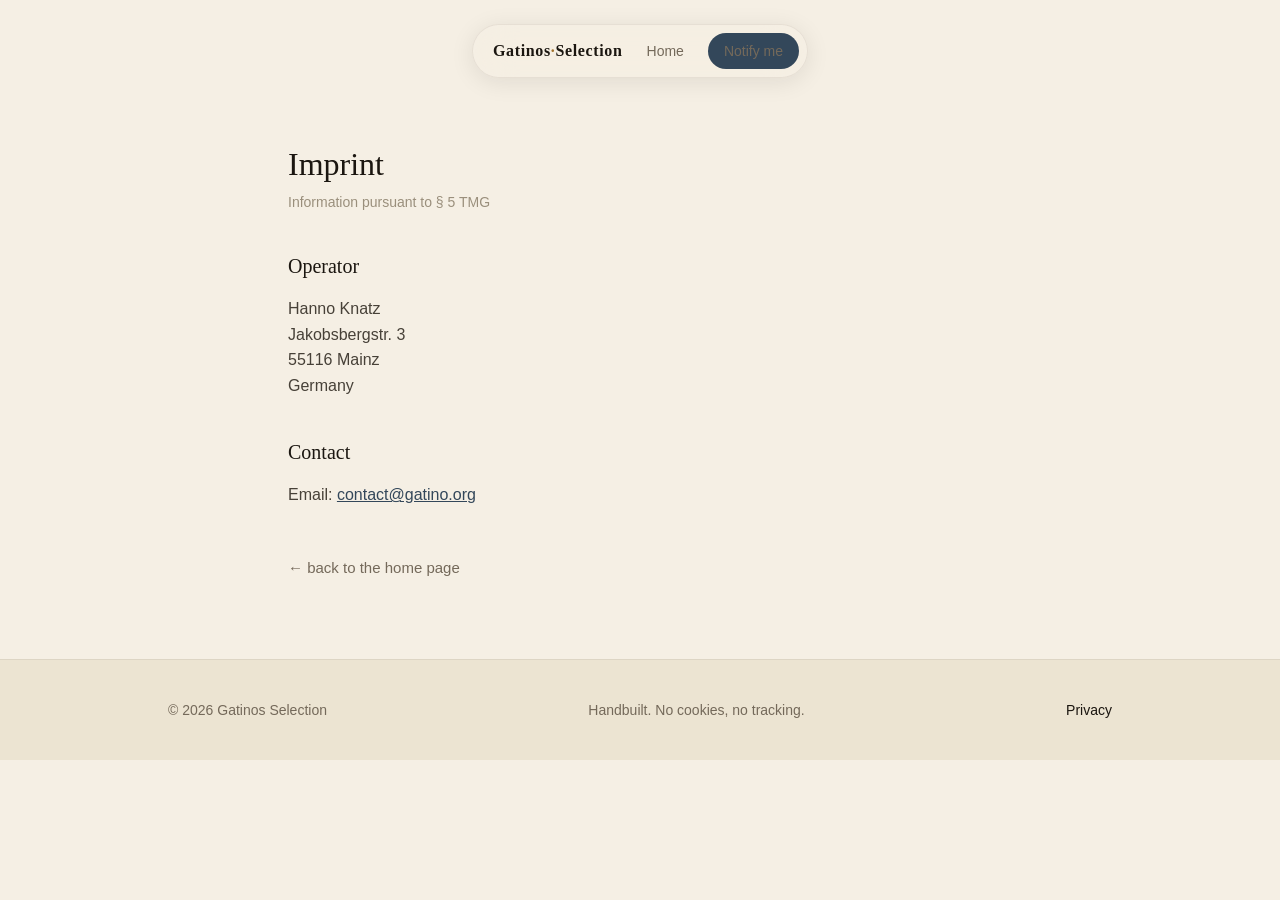
<file: imprint.html>
<!doctype html>
<html lang="en">
<head>
  <meta charset="utf-8">
  <title>Imprint — Gatinos Selection</title>
  <meta name="viewport" content="width=device-width, initial-scale=1">
  <meta name="description" content="Imprint of Gatinos Selection.">
  <meta name="robots" content="noindex,follow">
  <meta name="theme-color" content="#f3eee2">
  <link rel="icon" type="image/svg+xml" href="favicon.svg">
  <link rel="stylesheet" href="styles.css?v=1">
</head>
<body>
  <a class="skip" href="#main">Skip to content</a>

  <nav class="nav-pill" aria-label="Main navigation">
    <a class="brand" href="index.html">Gatinos<b>·</b>Selection</a>
    <div class="nav-links">
      <a href="index.html">Home</a>
      <a class="nav-cta" href="index.html#kontakt">Notify me</a>
    </div>
  </nav>

  <main id="main" class="legal-shell">
    <article>
      <h1>Imprint</h1>
      <p class="stand">Information pursuant to § 5 TMG</p>

      <h2>Operator</h2>
      <p>
        Hanno Knatz<br>
        Jakobsbergstr. 3<br>
        55116 Mainz<br>
        Germany
      </p>

      <h2>Contact</h2>
      <p>
        Email: <a href="mailto:contact@gatino.org">contact@gatino.org</a>
      </p>

      <p class="back-link"><a href="index.html">← back to the home page</a></p>
    </article>
  </main>

  <footer class="site-foot">
    <div class="wrap">
      <p>© 2026 Gatinos Selection</p>
      <p>Handbuilt. No cookies, no tracking.</p>
      <nav aria-label="Legal">
        <a href="privacy.html">Privacy</a>
      </nav>
    </div>
  </footer>
</body>
</html>
</file>
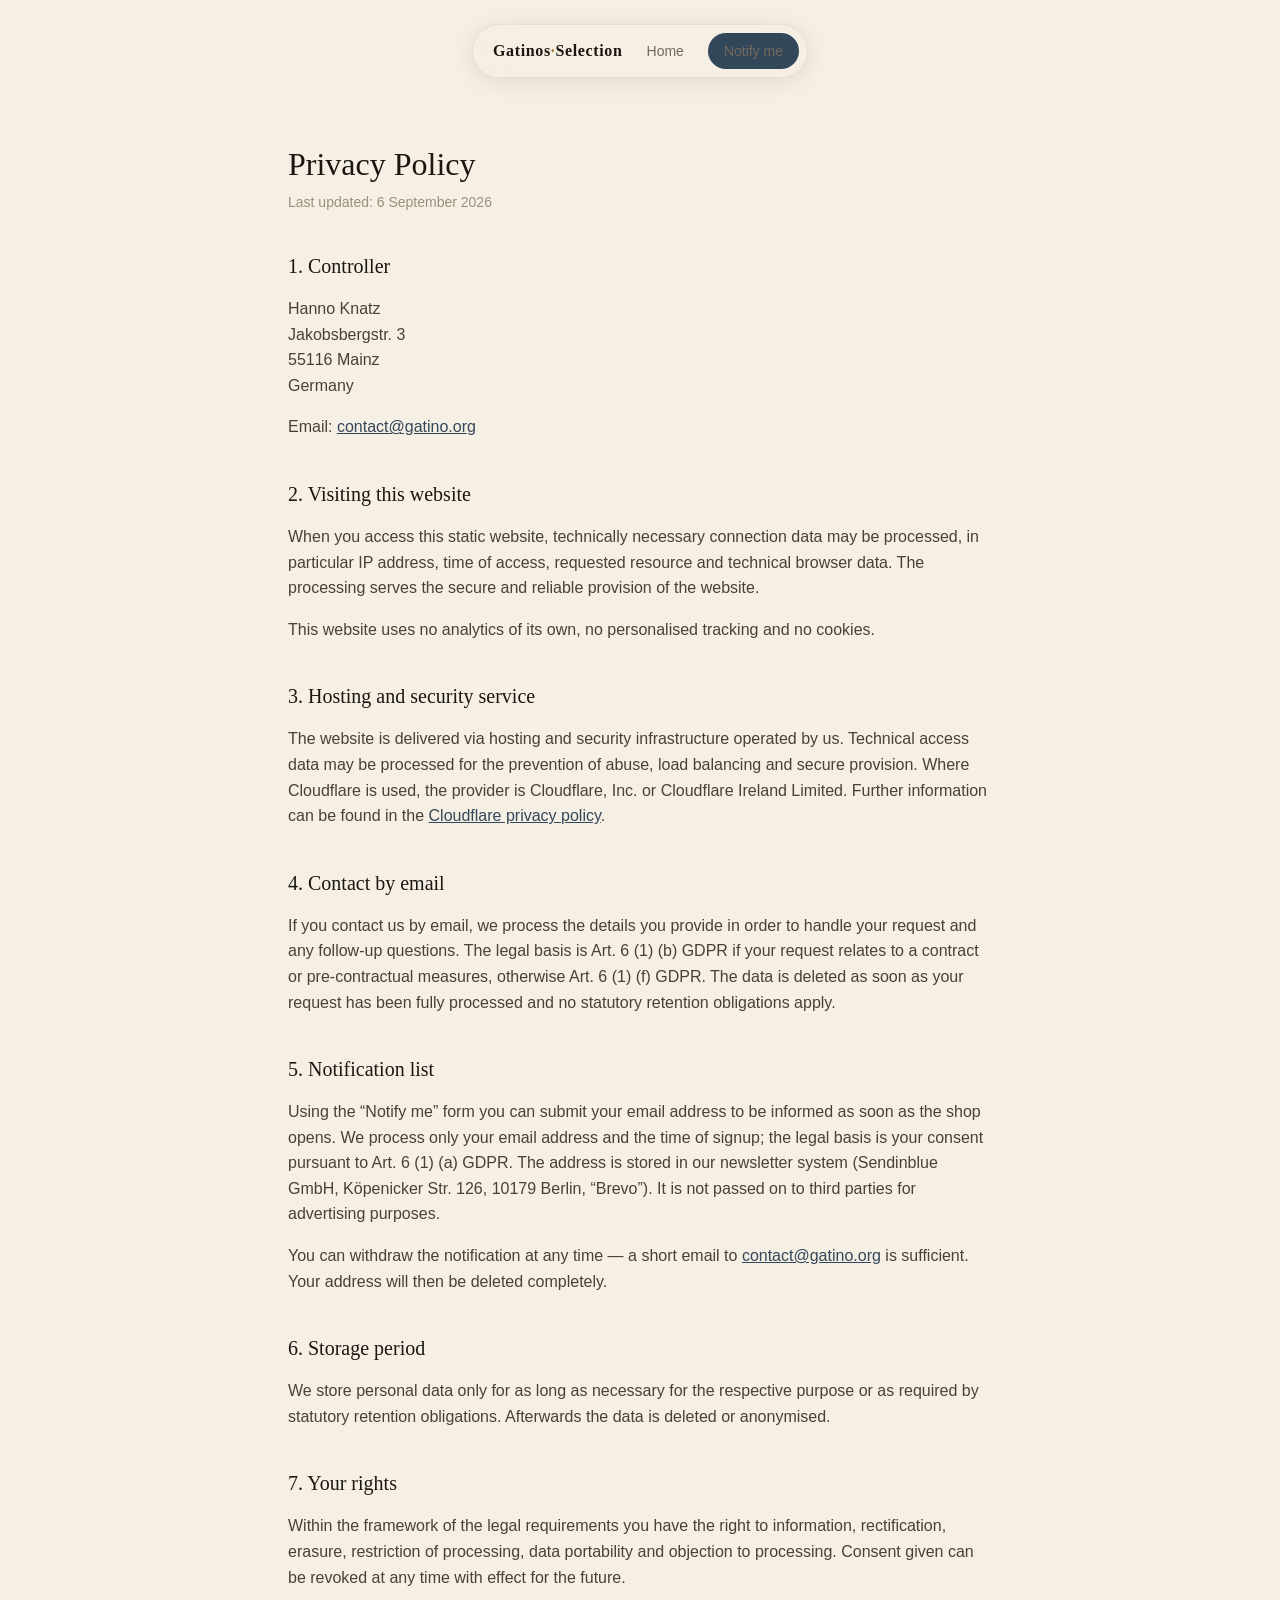
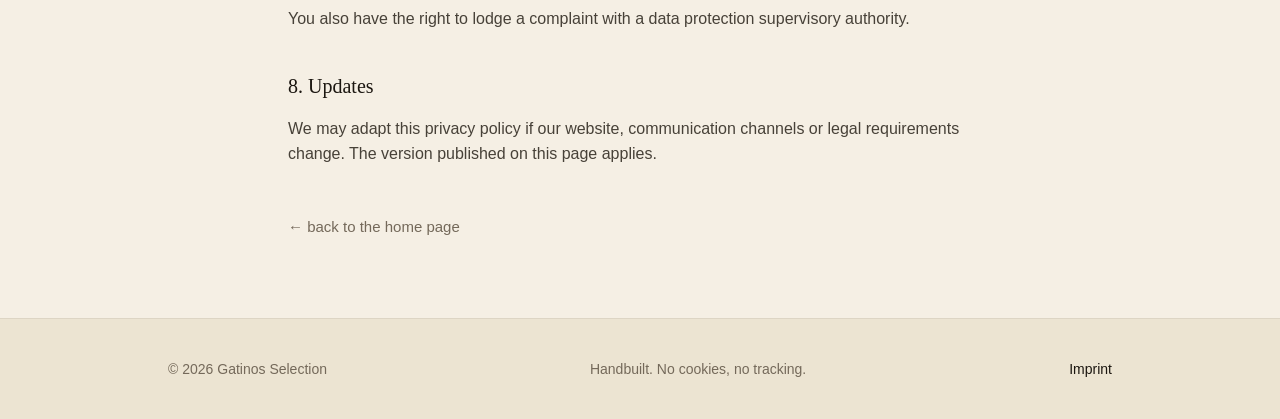
<file: privacy.html>
<!doctype html>
<html lang="en">
<head>
  <meta charset="utf-8">
  <title>Privacy Policy — Gatinos Selection</title>
  <meta name="viewport" content="width=device-width, initial-scale=1">
  <meta name="description" content="Privacy policy of Gatinos Selection.">
  <meta name="robots" content="noindex,follow">
  <meta name="theme-color" content="#f3eee2">
  <link rel="icon" type="image/svg+xml" href="favicon.svg">
  <link rel="stylesheet" href="styles.css?v=1">
</head>
<body>
  <a class="skip" href="#main">Skip to content</a>

  <nav class="nav-pill" aria-label="Main navigation">
    <a class="brand" href="index.html">Gatinos<b>·</b>Selection</a>
    <div class="nav-links">
      <a href="index.html">Home</a>
      <a class="nav-cta" href="index.html#kontakt">Notify me</a>
    </div>
  </nav>

  <main id="main" class="legal-shell">
    <article>
      <h1>Privacy Policy</h1>
      <p class="stand">Last updated: 6 September 2026</p>

      <h2>1. Controller</h2>
      <p>
        Hanno Knatz<br>
        Jakobsbergstr. 3<br>
        55116 Mainz<br>
        Germany
      </p>
      <p>
        Email: <a href="mailto:contact@gatino.org">contact@gatino.org</a>
      </p>

      <h2>2. Visiting this website</h2>
      <p>
        When you access this static website, technically necessary connection data may be
        processed, in particular IP address, time of access, requested resource and
        technical browser data. The processing serves the secure and reliable provision
        of the website.
      </p>
      <p>
        This website uses no analytics of its own, no personalised tracking and no cookies.
      </p>

      <h2>3. Hosting and security service</h2>
      <p>
        The website is delivered via hosting and security infrastructure operated by us.
        Technical access data may be processed for the prevention of abuse, load balancing
        and secure provision. Where Cloudflare is used, the provider is Cloudflare, Inc. or
        Cloudflare Ireland Limited. Further information can be found in the
        <a href="https://www.cloudflare.com/privacypolicy/" rel="noopener noreferrer">Cloudflare privacy policy</a>.
      </p>

      <h2>4. Contact by email</h2>
      <p>
        If you contact us by email, we process the details you provide in order to handle
        your request and any follow-up questions. The legal basis is Art. 6 (1) (b) GDPR if
        your request relates to a contract or pre-contractual measures, otherwise Art. 6
        (1) (f) GDPR. The data is deleted as soon as your request has been fully processed
        and no statutory retention obligations apply.
      </p>

      <h2>5. Notification list</h2>
      <p>
        Using the “Notify me” form you can submit your email address to be informed as soon
        as the shop opens. We process only your email address and the time of signup; the
        legal basis is your consent pursuant to Art. 6 (1) (a) GDPR. The address is stored
        in our newsletter system (Sendinblue GmbH, Köpenicker Str. 126, 10179 Berlin,
        “Brevo”). It is not passed on to third parties for advertising purposes.
      </p>
      <p>
        You can withdraw the notification at any time — a short email to
        <a href="mailto:contact@gatino.org">contact@gatino.org</a> is sufficient. Your
        address will then be deleted completely.
      </p>

      <h2>6. Storage period</h2>
      <p>
        We store personal data only for as long as necessary for the respective purpose or
        as required by statutory retention obligations. Afterwards the data is deleted or
        anonymised.
      </p>

      <h2>7. Your rights</h2>
      <p>
        Within the framework of the legal requirements you have the right to information,
        rectification, erasure, restriction of processing, data portability and objection
        to processing. Consent given can be revoked at any time with effect for the future.
      </p>
      <p>
        You also have the right to lodge a complaint with a data protection supervisory
        authority.
      </p>

      <h2>8. Updates</h2>
      <p>
        We may adapt this privacy policy if our website, communication channels or legal
        requirements change. The version published on this page applies.
      </p>

      <p class="back-link"><a href="index.html">← back to the home page</a></p>
    </article>
  </main>

  <footer class="site-foot">
    <div class="wrap">
      <p>© 2026 Gatinos Selection</p>
      <p>Handbuilt. No cookies, no tracking.</p>
      <nav aria-label="Legal">
        <a href="imprint.html">Imprint</a>
      </nav>
    </div>
  </footer>
</body>
</html>
</file>
<file: v1-galerie/style.css>
/* ═══════════════════════════════════════════════════════════════
   GATINOS SELECTION — „Stille Galerie“
   Quelle: styles.refero.design — Apple „Cathedral of white space“,
   Airbnb „Quiet white gallery wall“, Cal.com „Monochrome Utility“
   Tokens siehe DESIGN-NOTIZ.md
   ═══════════════════════════════════════════════════════════════ */

:root {
  /* Farben */
  --bg:            #f7f6f2;   /* warme Galerie-Wand (Abweichung von #f5f5f7/#f7f7f7) */
  --surface:       #ffffff;   /* erhöhte Flächen: Modal, Drawer */
  --ink:           #1d1d1f;   /* Apple „Primary Ink“ */
  --ink-soft:      #6b6a66;   /* Airbnb „Foggy“, leicht warm */
  --ink-faint:     #98958c;
  --hairline:      #e3dfd5;   /* Airbnb „Bebe“, warm verschoben */
  --hairline-soft: #edeae2;
  --accent:        #9e2f24;   /* gedecktes Tinten-Rot — der rote Faden */
  --accent-deep:   #7f231b;

  /* Shirt-Farben */
  --natur:  #f2eee4;
  --sand:   #d9cdb2;
  --schwarz:#1a1a1a;

  /* Typografie (System-Fonts) */
  --serif: ui-serif, "Iowan Old Style", Georgia, "Times New Roman", serif;
  --sans:  -apple-system, BlinkMacSystemFont, "Segoe UI", Roboto, "Helvetica Neue", Arial, sans-serif;

  /* Radien: Gallerie = kaum Radien; Pill nur für Primär-CTA (Apple/Cal/Airbnb-Konsens) */
  --r-pill: 999px;
  --r-sm: 2px;

  /* Elevation — Airbnb-Modal-Schatten als einziges zugelassenes Weiches */
  --shadow-modal: 0 8px 28px rgba(0,0,0,.28);
  --shadow-drawer: -12px 0 40px rgba(29,29,31,.10);
}

/* ── Basis ─────────────────────────────────────────────────── */
* { box-sizing: border-box; }
[hidden] { display: none !important; } /* Overlays haben eigene display-Werte */
html { scroll-behavior: smooth; }
body {
  margin: 0;
  background: var(--bg);
  color: var(--ink);
  font: 400 16px/1.6 var(--sans);
  -webkit-font-smoothing: antialiased;
  text-rendering: optimizeLegibility;
}
body.locked { overflow: hidden; }

img { max-width: 100%; display: block; }
button { font: inherit; color: inherit; background: none; border: 0; cursor: pointer; padding: 0; }
a { color: inherit; }

.skip {
  position: absolute; left: -9999px; top: 0; z-index: 200;
  background: var(--ink); color: #fff; padding: 10px 18px; border-radius: 0 0 var(--r-sm) 0;
}
.skip:focus { left: 0; }

:focus-visible { outline: 2px solid var(--accent); outline-offset: 3px; border-radius: 2px; }

/* Kleine-Caps-Label */
.kicker, .sec-label, .plaque .nr, .field label, .opt-label, .music-note {
  font-family: var(--sans);
  font-size: 11px;
  font-weight: 600;
  letter-spacing: .22em;
  text-transform: uppercase;
}

/* ── Header — Wortmarke als Typo (Markenregel) ─────────────── */
.site-head {
  position: sticky; top: 0; z-index: 60;
  background: rgba(247,246,242,.9);
  -webkit-backdrop-filter: blur(10px); backdrop-filter: blur(10px);
  border-bottom: 1px solid transparent;
  transition: border-color .3s ease;
}
.site-head.scrolled { border-bottom-color: var(--hairline); }

.head-inner {
  display: grid; grid-template-columns: 1fr auto 1fr; align-items: center;
  padding: 16px clamp(20px, 5vw, 48px);
  max-width: 1440px; margin: 0 auto;
}

.head-link {
  font-size: 12px; font-weight: 600; letter-spacing: .18em; text-transform: uppercase;
  color: var(--ink-soft); text-decoration: none; padding: 6px 0;
  border-bottom: 1px solid transparent; transition: color .2s ease;
}
.head-link:hover { color: var(--ink); }
.head-right { justify-self: end; }
.as-btn { border-bottom: 0; }

.count {
  display: inline-grid; place-items: center;
  min-width: 18px; height: 18px; padding: 0 5px; margin-left: 6px;
  border-radius: var(--r-pill);
  background: var(--accent); color: #fff;
  font-size: 10.5px; font-weight: 600; letter-spacing: 0; vertical-align: 1px;
}

.brand { text-align: center; text-decoration: none; line-height: 1.15; }
.brand-l1 {
  display: block; font-family: var(--serif); font-weight: 500;
  font-size: clamp(1.05rem, 2.2vw, 1.35rem);
  letter-spacing: .46em; text-indent: .46em; /* optisch zentrieren bei Sperrung */
  text-transform: uppercase;
}
.brand-l2 {
  display: block; font-family: var(--sans); font-weight: 500;
  font-size: clamp(.52rem, 1vw, .62rem);
  letter-spacing: .74em; text-indent: .74em;
  text-transform: uppercase; color: var(--ink-soft); margin-top: 3px;
}
.brand-sub {
  display: flex; align-items: center; justify-content: center; gap: 12px;
  margin-top: 7px;
  font-family: var(--serif); font-style: italic;
  font-size: clamp(.62rem, 1.1vw, .72rem); letter-spacing: .28em; text-indent: .28em;
  color: var(--ink-faint);
}
.brand-sub i { display: inline-block; width: 26px; height: 1px; background: var(--hairline); }

/* ── Hero — Kathedrale aus Weißraum ────────────────────────── */
.hero {
  text-align: center;
  padding: clamp(96px, 16vw, 190px) clamp(20px, 6vw, 48px) clamp(40px, 6vw, 64px);
  max-width: 1100px; margin: 0 auto;
}
.kicker { color: var(--accent); margin: 0 0 28px; }
.hero h1 {
  font-family: var(--serif); font-weight: 400;
  font-size: clamp(2.7rem, 6.6vw, 5.1rem);
  line-height: 1.06; letter-spacing: -0.02em;
  margin: 0 auto; max-width: 14ch;
}
.hero-sub {
  max-width: 46ch; margin: 30px auto 0;
  color: var(--ink-soft);
  font-size: clamp(.95rem, 1.4vw, 1.06rem); line-height: 1.75;
}
.hero-cta { margin-top: 44px; }

/* Der rote Faden — „a single blue thread“, hier Tinte */
.thread {
  width: 1px; height: clamp(72px, 10vw, 120px);
  background: var(--accent); margin: clamp(48px, 8vw, 88px) auto 0;
}

/* ── Säle ──────────────────────────────────────────────────── */
.hall {
  max-width: 1280px; margin: 0 auto;
  padding: clamp(64px, 10vw, 128px) clamp(20px, 5vw, 48px);
}
.hall-text .edition { max-width: 62ch; }
.sec-head { display: flex; align-items: center; gap: 20px; margin-bottom: clamp(40px, 6vw, 72px); }
.sec-head::after { content: ""; flex: 1; height: 1px; background: var(--hairline); }
.sec-label { color: var(--ink-faint); white-space: nowrap; }

/* ── Der Saal: Exponate an der Wand ────────────────────────── */
.grid {
  display: grid;
  grid-template-columns: repeat(auto-fill, minmax(290px, 1fr));
  gap: clamp(56px, 7vw, 88px) clamp(28px, 4vw, 56px);
}

.exhibit { display: flex; flex-direction: column; }

.exhibit-stage {
  display: block; width: 100%;
  padding: 44px clamp(16px, 3vw, 40px) 8px;
  text-align: center;
  transition: transform .35s ease;
}
.exhibit-stage:hover { transform: translateY(-4px); }
.exhibit-stage:hover .wire { background: var(--ink-faint); }

/* Aufhänger: Nagel + Draht — das Exponat „hängt“ */
.wire {
  display: block; width: 1px; height: 30px;
  margin: 0 auto 20px; position: relative;
  background: var(--hairline);
  transition: background .3s ease;
}
.wire::before {
  content: ""; position: absolute; top: -5px; left: -1.5px;
  width: 4px; height: 4px; border-radius: 50%;
  background: var(--ink-faint);
}

/* Museums-Etikett unter dem Exponat */
.plaque {
  margin-top: 22px; padding-top: 16px;
  border-top: 1px solid var(--hairline-soft);
  text-align: left;
}
.plaque .nr { color: var(--accent); }
.plaque h3 {
  font-family: var(--serif); font-weight: 500;
  font-size: 1.22rem; letter-spacing: .01em;
  margin: .55em 0 .35em;
}
.plaque .story {
  font-size: .86rem; line-height: 1.6; color: var(--ink-soft); margin: 0;
}
.plaque .meta {
  display: flex; justify-content: space-between; align-items: baseline;
  margin-top: 14px;
}
.price { font-variant-numeric: tabular-nums; font-size: .95rem; }

.link-btn {
  font-size: 12px; font-weight: 600; letter-spacing: .16em; text-transform: uppercase;
  color: var(--ink); border-bottom: 1px solid var(--hairline);
  padding-bottom: 2px; transition: border-color .2s ease, color .2s ease;
}
.link-btn:hover { color: var(--accent); border-color: var(--accent); }

/* ── Shirt-Mockup ──────────────────────────────────────────── */
.mockup {
  position: relative;
  width: min(100%, 340px);
  aspect-ratio: 320 / 360;
  margin: 0 auto;
}
.mockup svg { position: absolute; inset: 0; width: 100%; height: 100%; }
.print {
  position: absolute; top: 32.8%; left: 50%;
  width: 27.5%; transform: translateX(-50%);
  pointer-events: none; user-select: none;
}
.print-multiply { mix-blend-mode: multiply; }
.print-screen   { mix-blend-mode: screen; }

/* ── Buttons ───────────────────────────────────────────────── */
.btn {
  display: inline-flex; align-items: center; justify-content: center; gap: 10px;
  border-radius: var(--r-pill);
  padding: 14px 28px;
  font-size: .9rem; font-weight: 500; letter-spacing: .04em;
  text-decoration: none;
  border: 1px solid transparent;
  transition: background .2s ease, color .2s ease, border-color .2s ease, transform .15s ease;
}
.btn:active { transform: scale(.98); }
.btn-primary { background: var(--accent); color: #fff; }
.btn-primary:hover { background: var(--accent-deep); }
.btn-ghost { border-color: var(--ink); color: var(--ink); background: transparent; }
.btn-ghost:hover { background: var(--ink); color: var(--bg); }
.btn-quiet { border-color: var(--hairline); color: var(--ink-soft); background: transparent; }
.btn-quiet:hover { border-color: var(--ink-soft); color: var(--ink); }
.btn-full { width: 100%; }
.btn[disabled] { opacity: .45; cursor: default; pointer-events: none; }

.icon-btn {
  display: grid; place-items: center;
  width: 38px; height: 38px; border-radius: 50%;
  border: 1px solid var(--hairline);
  font-size: 20px; line-height: 1; color: var(--ink-soft);
  transition: border-color .2s ease, color .2s ease;
  background: var(--surface);
}
.icon-btn:hover { border-color: var(--ink); color: var(--ink); }

/* ── Saal II Text ──────────────────────────────────────────── */
.edition-lead {
  font-family: var(--serif);
  font-size: clamp(1.25rem, 2.4vw, 1.6rem);
  line-height: 1.45; letter-spacing: -0.005em;
  margin: 0 0 1em;
}
.edition p:not(.edition-lead) { color: var(--ink-soft); max-width: 56ch; }
.facts {
  list-style: none; margin: 36px 0 0; padding: 0;
  border-top: 1px solid var(--hairline);
}
.facts li {
  padding: 13px 2px; border-bottom: 1px solid var(--hairline-soft);
  font-size: .88rem; letter-spacing: .02em;
}
.music-note { margin-top: 44px; color: var(--ink-faint); }

/* ── Footer ────────────────────────────────────────────────── */
.site-foot {
  border-top: 1px solid var(--hairline);
  padding: 56px clamp(20px, 5vw, 48px) 64px;
  text-align: center;
}
.foot-brand {
  font-family: var(--serif); letter-spacing: .4em; text-indent: .4em;
  font-size: .8rem; text-transform: uppercase; color: var(--ink-soft);
}
.foot-line { font-size: .78rem; color: var(--ink-faint); margin-top: 14px; }

/* ── Scrim / Drawer / Modal ────────────────────────────────── */
.scrim {
  position: fixed; inset: 0; z-index: 80;
  background: rgba(29,29,31,.34);
  opacity: 0; transition: opacity .3s ease;
}
.scrim.open { opacity: 1; }

.drawer {
  position: fixed; top: 0; right: 0; z-index: 90;
  width: min(440px, 100vw); height: 100dvh;
  background: var(--surface);
  border-left: 1px solid var(--hairline);
  box-shadow: var(--shadow-drawer);
  display: flex; flex-direction: column;
  transform: translateX(102%);
  transition: transform .34s cubic-bezier(.22,.61,.36,1);
}
.drawer.open { transform: translateX(0); }

.drawer-head {
  display: flex; align-items: center; justify-content: space-between;
  padding: 22px 28px; border-bottom: 1px solid var(--hairline);
}
.drawer-head h2 {
  font-family: var(--serif); font-weight: 500; font-size: 1.3rem; margin: 0;
}
.drawer-body { flex: 1; overflow-y: auto; padding: 28px; }

.cart-empty { text-align: center; padding: 72px 0 40px; }
.cart-empty .empty-serif { font-family: var(--serif); font-size: 1.5rem; margin: 0 0 6px; }
.cart-empty p { color: var(--ink-soft); font-size: .9rem; margin: 0 0 28px; }

.cart-item {
  display: grid; grid-template-columns: 76px 1fr auto; gap: 16px;
  padding: 18px 0; border-bottom: 1px solid var(--hairline-soft);
}
.cart-item:first-child { padding-top: 0; }
.ci-thumb .mockup { width: 76px; }
.ci-title { font-family: var(--serif); font-size: 1rem; font-weight: 500; margin: 0; }
.ci-variant { font-size: .78rem; color: var(--ink-soft); margin: 3px 0 10px; letter-spacing: .04em; }
.ci-qty { display: inline-flex; align-items: center; border: 1px solid var(--hairline); border-radius: var(--r-sm); }
.ci-qty button { width: 28px; height: 28px; font-size: 15px; color: var(--ink-soft); }
.ci-qty button:hover { color: var(--ink); }
.ci-qty span { min-width: 26px; text-align: center; font-size: .85rem; font-variant-numeric: tabular-nums; }
.ci-side { text-align: right; display: flex; flex-direction: column; justify-content: space-between; align-items: flex-end; }
.ci-price { font-variant-numeric: tabular-nums; font-size: .92rem; }
.ci-remove { font-size: 11px; letter-spacing: .12em; text-transform: uppercase; color: var(--ink-faint); border-bottom: 1px solid transparent; }
.ci-remove:hover { color: var(--accent); border-color: var(--accent); }

.cart-foot { border-top: 1px solid var(--hairline); padding-top: 20px; margin-top: 8px; }
.cart-row { display: flex; justify-content: space-between; align-items: baseline; margin-bottom: 16px; }
.cart-row .sum { font-family: var(--serif); font-size: 1.35rem; font-variant-numeric: tabular-nums; }
.demo-note { font-size: .75rem; color: var(--ink-faint); text-align: center; margin: 12px 0 0; letter-spacing: .04em; }

/* Checkout-Formular — ruhige Unterstrich-Felder */
.checkout-intro { font-size: .85rem; color: var(--ink-soft); margin: 0 0 24px; line-height: 1.6; }
.field { margin-bottom: 22px; }
.field label { display: block; color: var(--ink-faint); margin-bottom: 6px; }
.field input {
  width: 100%; border: 0; border-bottom: 1px solid var(--hairline);
  background: transparent; padding: 8px 2px 10px;
  font: 400 1rem var(--sans); color: var(--ink);
  border-radius: 0; transition: border-color .2s ease;
}
.field input:focus { outline: none; border-bottom-color: var(--ink); }
.field input.invalid { border-bottom-color: var(--accent); }
.field .err { display: none; font-size: .75rem; color: var(--accent); margin-top: 6px; }
.field.show-err .err { display: block; }

.success { text-align: center; padding: 48px 8px 24px; }
.success-mark {
  width: 64px; height: 64px; margin: 0 auto 26px;
  border: 1px solid var(--accent); border-radius: 50%;
  display: grid; place-items: center; color: var(--accent);
  font-size: 26px;
}
.success h3 { font-family: var(--serif); font-weight: 500; font-size: 1.7rem; margin: 0 0 10px; }
.success p { color: var(--ink-soft); font-size: .9rem; margin: 0 0 6px; }
.order-no {
  font-variant-numeric: tabular-nums; letter-spacing: .14em;
  font-size: .82rem; color: var(--ink); margin: 18px 0 30px;
  padding: 10px 16px; border: 1px solid var(--hairline); border-radius: var(--r-sm);
  display: inline-block;
}

/* ── Detail-Modal ──────────────────────────────────────────── */
.modal {
  position: fixed; inset: 0; z-index: 100;
  display: grid; place-items: center;
  padding: clamp(10px, 3vw, 32px);
}
.modal-panel {
  position: relative;
  background: var(--surface);
  width: min(1000px, 100%);
  max-height: 92dvh;
  overflow: auto;
  border: 1px solid var(--hairline);
  border-radius: var(--r-sm);
  box-shadow: var(--shadow-modal);
  opacity: 0; transform: translateY(14px) scale(.985);
  transition: opacity .3s ease, transform .3s cubic-bezier(.22,.61,.36,1);
}
.modal.open .modal-panel { opacity: 1; transform: none; }
.modal-close { position: absolute; top: 16px; right: 16px; z-index: 5; }

.detail-grid { display: grid; grid-template-columns: 1.05fr .95fr; }

.detail-stage {
  background: var(--surface);
  padding: clamp(28px, 4vw, 56px);
  border-right: 1px solid var(--hairline-soft);
  display: flex; flex-direction: column;
}
.stage-toggle {
  display: flex; gap: 18px; justify-content: center; margin-bottom: 10px;
}
.stage-toggle button {
  font-size: 11px; font-weight: 600; letter-spacing: .2em; text-transform: uppercase;
  color: var(--ink-faint); padding: 6px 2px; border-bottom: 1px solid transparent;
}
.stage-toggle button[aria-pressed="true"] { color: var(--ink); border-bottom-color: var(--accent); }
.stage-view { flex: 1; display: grid; place-items: center; }
.stage-view .mockup { width: min(100%, 380px); }
.artwork { max-height: 56vh; width: auto; max-width: 100%; }
.artwork-cap {
  text-align: center; font-size: .72rem; color: var(--ink-faint);
  letter-spacing: .14em; text-transform: uppercase; margin-top: 18px;
}

.detail-info { padding: clamp(28px, 4.5vw, 56px); }
.detail-info .nr { font-size: 11px; font-weight: 600; letter-spacing: .22em; text-transform: uppercase; color: var(--accent); }
.detail-info h2 {
  font-family: var(--serif); font-weight: 500;
  font-size: clamp(1.6rem, 2.6vw, 2rem); line-height: 1.15; letter-spacing: -0.01em;
  margin: 14px 0 12px;
}
.detail-story { color: var(--ink-soft); font-size: .92rem; line-height: 1.7; margin: 0 0 18px; }
.edition-line {
  font-size: .78rem; letter-spacing: .06em; color: var(--ink-faint);
  border-top: 1px solid var(--hairline-soft); border-bottom: 1px solid var(--hairline-soft);
  padding: 10px 0; margin-bottom: 26px;
}
.detail-price { font-family: var(--serif); font-size: 1.5rem; font-variant-numeric: tabular-nums; margin: 26px 0 22px; }

.opt-label { display: block; color: var(--ink-faint); margin-bottom: 10px; }
.opt-label b { color: var(--ink); font-weight: 600; letter-spacing: .1em; }

.swatches { display: flex; gap: 12px; margin-bottom: 22px; }
.swatch {
  width: 32px; height: 32px; border-radius: 50%;
  border: 1px solid rgba(0,0,0,.14);
  transition: transform .15s ease, box-shadow .15s ease;
}
.swatch:hover { transform: scale(1.08); }
.swatch[aria-checked="true"] { box-shadow: 0 0 0 3px var(--surface), 0 0 0 4.5px var(--ink); }

.sizes { display: flex; flex-wrap: wrap; gap: 8px; margin-bottom: 8px; }
.size-btn {
  min-width: 46px; padding: 11px 0; text-align: center;
  border: 1px solid var(--hairline); border-radius: var(--r-sm);
  font-size: .85rem; font-variant-numeric: tabular-nums;
  color: var(--ink-soft);
  transition: border-color .15s ease, background .15s ease, color .15s ease;
}
.size-btn:hover { border-color: var(--ink-soft); color: var(--ink); }
.size-btn[aria-checked="true"] { background: var(--ink); border-color: var(--ink); color: var(--bg); }

.opt-hint { font-size: .78rem; color: var(--accent); min-height: 1.2em; margin: 2px 0 0; }
.color-note { font-size: .78rem; color: var(--ink-faint); margin: -8px 0 22px; }

.buy-row { display: flex; gap: 12px; align-items: stretch; margin-top: 22px; }
.stepper { display: inline-flex; align-items: center; border: 1px solid var(--hairline); border-radius: var(--r-pill); }
.stepper button { width: 42px; height: 100%; min-height: 48px; font-size: 18px; color: var(--ink-soft); }
.stepper button:hover { color: var(--ink); }
.stepper span { min-width: 30px; text-align: center; font-variant-numeric: tabular-nums; }
.buy-row .btn { flex: 1; }
.ship-note { font-size: .76rem; color: var(--ink-faint); margin-top: 14px; letter-spacing: .04em; }

/* ── Toast ─────────────────────────────────────────────────── */
.toast {
  position: fixed; bottom: 30px; left: 50%; z-index: 120;
  transform: translate(-50%, 12px);
  background: var(--ink); color: var(--bg);
  padding: 12px 22px; border-radius: var(--r-pill);
  font-size: .84rem; letter-spacing: .03em;
  opacity: 0; pointer-events: none;
  transition: opacity .3s ease, transform .3s ease;
  max-width: min(92vw, 480px); text-align: center;
}
.toast.show { opacity: 1; transform: translate(-50%, 0); }

/* ── Reveal — leises Eingehen ──────────────────────────────── */
.reveal { opacity: 0; transform: translateY(16px); transition: opacity .7s ease, transform .7s ease; }
.reveal.in { opacity: 1; transform: none; }

@media (prefers-reduced-motion: reduce) {
  html { scroll-behavior: auto; }
  .reveal { opacity: 1; transform: none; transition: none; }
  .exhibit-stage, .btn, .drawer, .modal-panel, .scrim, .toast { transition: none; }
}

/* ── Responsive ────────────────────────────────────────────── */
@media (max-width: 860px) {
  .detail-grid { grid-template-columns: 1fr; }
  .detail-stage { border-right: 0; border-bottom: 1px solid var(--hairline-soft); }
  .artwork { max-height: 44vh; }
}
@media (max-width: 640px) {
  .head-inner { grid-template-columns: auto 1fr auto; gap: 10px; }
  .head-left { display: none; }
  .brand { justify-self: start; text-align: left; }
  .brand-sub { justify-content: flex-start; }
  .brand-sub { text-indent: 0; }
  .hero { padding-top: 72px; }
  .exhibit-stage { padding-top: 34px; }
  .cart-item { grid-template-columns: 64px 1fr auto; gap: 12px; }
  .ci-thumb .mockup { width: 64px; }
}
</file>
<file: v2-editorial/styles.css>
/* ============================================================
   GATINOS SELECTION — Music & Art · Art Edition 01
   Variante: „Monochromer Editorial“
   Quelle: getdesign.md — Nike (monochrome UI, massive uppercase,
   full-bleed), Bugatti (cinema-black, monumentale Letterspaced-
   Versalien, Mono-Captions), Vercel (ink/canvas/hairline-Grey-Ladder).
   Keine externen Requests. System-Font-Stacks. Radius 0 auf allen
   Flächen; Pillen nur für CTAs (in allen drei Specs dokumentiert).
   Keine Schatten außer Level-2-Float für Drawer/Modal (Vercel).
   ============================================================ */

:root {
  /* — Papier-Welt (Vercel canvas + warmes Papier der Illustrationen) — */
  --paper: #fafaf8;            /* canvas */
  --paper-hi: #ffffff;         /* canvas-elevated */
  --paper-cream: #f3efe6;      /* warmes Grau, Papierton der Tafeln */
  --stage: #f5f4f1;            /* Nike „soft-cloud“, warm verschoben */

  /* — Tinte (Grey-Ladder nach Vercel, Tintenschwarz) — */
  --ink: #171717;
  --ink-deep: #0b0b0b;
  --body: #4d4d4d;
  --mute: #8f8f8f;
  --faint: #a1a1a1;
  --hairline: #e5e2da;         /* warm verschobene Hairline */
  --hairline-soft: #edeae3;

  /* — Tinten-Welt (Bugatti cinema black) — */
  --void: #0a0a0a;
  --void-soft: #141414;
  --void-card: #141414;
  --d-hairline: #262626;
  --d-hairline-strong: #3a3a3a;
  --d-strong: #e6e6e6;
  --d-body: #cccccc;
  --d-mute: #999999;
  --d-faint: #666666;

  /* — Shirt-Farben — */
  --shirt-natur: #f0ece1;
  --shirt-sand: #d9cbb0;
  --shirt-schwarz: #161616;

  /* — Typo-Stacks (System, keine externen Fonts) — */
  --sans: -apple-system, BlinkMacSystemFont, "Helvetica Neue", "Segoe UI", Arial, sans-serif;
  --serif: "Iowan Old Style", "Palatino", Georgia, "Times New Roman", serif;
  --mono: ui-monospace, "SF Mono", SFMono-Regular, Menlo, Consolas, "Liberation Mono", monospace;

  /* — Spacing (Bugatti-Rhythmus, 8px-Basis) — */
  --gut: clamp(20px, 4vw, 48px);
  --sec: clamp(72px, 10vw, 140px);
}

* { margin: 0; padding: 0; box-sizing: border-box; }

html { scroll-behavior: smooth; }

body {
  font: 400 16px/1.6 var(--sans);
  color: var(--ink);
  background: var(--paper);
  -webkit-font-smoothing: antialiased;
  text-rendering: optimizeLegibility;
}

body.locked { overflow: hidden; }

::selection { background: var(--ink); color: var(--paper); }

img { display: block; max-width: 100%; }
a { color: inherit; }
button { font: inherit; color: inherit; background: none; border: 0; cursor: pointer; }

:focus-visible { outline: 2px solid var(--ink); outline-offset: 3px; }
.band--ink :focus-visible, .site-foot :focus-visible { outline-color: var(--paper-hi); }

.skip {
  position: fixed; left: 16px; top: -60px; z-index: 200;
  background: var(--ink); color: var(--paper);
  font: 500 12px/1 var(--mono); letter-spacing: .14em; text-transform: uppercase;
  padding: 14px 18px; text-decoration: none; transition: top .2s;
}
.skip:focus { top: 16px; }

.wrap { max-width: 1280px; margin-inline: auto; padding-inline: var(--gut); }

/* ---------- Typo-Bausteine ---------- */

.eyebrow {
  font: 500 11px/1.5 var(--mono);
  letter-spacing: .22em;
  text-transform: uppercase;
  color: var(--mute);
}
.band--ink .eyebrow { color: var(--d-mute); }

.display {
  font-family: var(--sans);
  font-weight: 700;
  text-transform: uppercase;
  line-height: .9;
  letter-spacing: -.025em;
  text-wrap: balance;
}
.display--hero { font-size: clamp(3.4rem, 10.5vw, 9.5rem); }
.display--sec  { font-size: clamp(2.2rem, 5.5vw, 4.25rem); letter-spacing: -.02em; }
.display--sm   { font-size: clamp(1.6rem, 3.4vw, 2.5rem); letter-spacing: -.015em; line-height: .95; }

.prose {
  font-family: var(--serif);
  font-size: clamp(1.02rem, 1.4vw, 1.15rem);
  line-height: 1.7;
  color: var(--body);
  max-width: 58ch;
}
.band--ink .prose { color: var(--d-body); }

.mono-note {
  font: 400 11px/1.8 var(--mono);
  letter-spacing: .18em;
  text-transform: uppercase;
  color: var(--mute);
}
.band--ink .mono-note { color: var(--d-mute); }

/* ---------- Buttons (Pillen nur für CTAs; Flächen 0 Radius) ---------- */

.btn {
  display: inline-flex; align-items: center; justify-content: center; gap: 10px;
  font: 500 12px/1 var(--mono);
  letter-spacing: .2em; text-transform: uppercase;
  padding: 17px 30px;
  border-radius: 999px;
  border: 1px solid var(--ink);
  background: transparent; color: var(--ink);
  text-decoration: none;
  transition: background .18s, color .18s, border-color .18s;
  min-height: 46px;
}
.btn:hover { background: var(--ink); color: var(--paper); }

.btn--solid { background: var(--ink); color: var(--paper); }
.btn--solid:hover { background: var(--ink-deep); border-color: var(--ink-deep); }

.btn--ghost { border-color: var(--hairline); }
.btn--ghost:hover { border-color: var(--ink); }

.band--ink .btn, .site-foot .btn { border-color: var(--paper-hi); color: var(--paper-hi); }
.band--ink .btn:hover, .site-foot .btn:hover { background: var(--paper-hi); color: var(--ink); }
.band--ink .btn--solid, .site-foot .btn--solid { background: var(--paper-hi); color: var(--ink); }

.btn--sm { padding: 12px 20px; min-height: 40px; }

.btn[disabled] { opacity: .4; pointer-events: none; }

.link-arrow {
  font: 500 12px/1 var(--mono);
  letter-spacing: .2em; text-transform: uppercase;
  text-decoration: underline;
  text-underline-offset: 5px;
  text-decoration-thickness: 1px;
  padding: 10px 2px;
}
.link-arrow:hover { color: var(--mute); }

/* ---------- Utility-Bar (Nike utility-bar, Bugatti-Mono) ---------- */

.utility {
  background: var(--paper-cream);
  border-bottom: 1px solid var(--hairline);
  font: 500 10px/1 var(--mono);
  letter-spacing: .22em; text-transform: uppercase;
  color: var(--body);
}
.utility .wrap {
  display: flex; justify-content: space-between; gap: 16px;
  padding-block: 10px;
}

/* ---------- Header / Wortmarke (typografisch nachgebaut) ---------- */

.site-head {
  position: sticky; top: 0; z-index: 60;
  background: var(--paper);
  border-bottom: 1px solid var(--hairline);
  box-shadow: inset 0 -1px 0 var(--hairline-soft); /* Nike: inset hairline auf Sticky-Bars */
}
.site-head .wrap {
  display: flex; align-items: center; justify-content: space-between; gap: 24px;
  height: 78px;
}

.brand {
  display: flex; align-items: center; gap: 14px;
  text-decoration: none;
}
.emblem { width: 44px; height: 44px; color: var(--ink); flex: none; }
.brand-text { display: flex; flex-direction: column; align-items: flex-start; gap: 3px; }
.brand-main {
  font: 500 clamp(1.05rem, 1.6vw, 1.3rem)/1 var(--serif);
  letter-spacing: .42em; text-transform: uppercase;
  margin-right: -.42em; /* letzte Sperre ausgleichen */
}
.brand-sub {
  font: 500 9px/1 var(--sans);
  letter-spacing: .58em; text-transform: uppercase;
  margin-right: -.58em;
  color: var(--body);
}
.brand-line {
  font: 400 7.5px/1 var(--mono);
  letter-spacing: .5em; text-transform: uppercase;
  color: var(--mute);
  display: inline-flex; align-items: center; gap: 8px;
}
.brand-line::before, .brand-line::after {
  content: ""; width: 18px; height: 1px; background: var(--faint);
}

.site-nav { display: flex; gap: clamp(16px, 2.6vw, 36px); }
.site-nav a {
  font: 500 11px/1 var(--mono);
  letter-spacing: .2em; text-transform: uppercase;
  text-decoration: none;
  padding: 12px 2px;
  border-bottom: 2px solid transparent;
}
.site-nav a:hover { border-bottom-color: var(--ink); }

.head-actions { display: flex; align-items: center; gap: 12px; }

/* ---------- Hero (full-bleed Tafel + monumentale Headline) ---------- */

.hero {
  position: relative;
  overflow: hidden;
  padding-block: clamp(48px, 7vw, 96px) 0;
  border-bottom: 1px solid var(--hairline);
}
.hero .wrap {
  display: grid;
  grid-template-columns: repeat(12, 1fr);
  column-gap: clamp(16px, 2.5vw, 32px);
  align-items: start;
}
.hero-eyebrow { grid-column: 1 / -1; margin-bottom: clamp(24px, 3.5vw, 44px); }
.hero-title { grid-column: 1 / 10; position: relative; z-index: 2; }
.hero-title em {
  font-style: normal;
  color: transparent;
  -webkit-text-stroke: 2px var(--ink);
}
.hero-copy { grid-column: 1 / 6; margin-top: clamp(24px, 3vw, 40px); }
.hero-actions {
  grid-column: 1 / 6;
  display: flex; align-items: center; gap: 24px; flex-wrap: wrap;
  margin-top: clamp(28px, 3vw, 44px);
}
.hero-plate {
  grid-column: 8 / -1; grid-row: 2 / 5;
  position: relative;
  margin-top: clamp(-140px, -8vw, -40px);
  z-index: 1;
}
.hero-plate img {
  width: 100%; height: auto;
  mix-blend-mode: multiply; /* Papier-Hintergrund verschwindet auf hellem Grund */
}
.hero-plate figcaption {
  font: 400 10px/1.5 var(--mono);
  letter-spacing: .22em; text-transform: uppercase;
  color: var(--mute);
  border-top: 1px solid var(--hairline);
  padding-top: 10px; margin-top: 6px;
}

.hero-specs {
  grid-column: 1 / -1;
  list-style: none;
  display: grid; grid-template-columns: repeat(4, 1fr);
  border-top: 1px solid var(--hairline);
  margin-top: clamp(40px, 6vw, 80px);
}
.hero-specs li { padding: 20px 20px 26px 0; border-right: 1px solid var(--hairline); }
.hero-specs li:last-child { border-right: 0; }
.hero-specs strong {
  display: block;
  font: 700 clamp(1.3rem, 2.4vw, 1.9rem)/1 var(--sans);
  letter-spacing: -.02em;
}
.hero-specs span {
  font: 500 10px/1 var(--mono);
  letter-spacing: .22em; text-transform: uppercase;
  color: var(--mute);
}

.ghost-word {
  position: absolute;
  left: 50%; bottom: -.16em;
  transform: translateX(-50%);
  font: 800 clamp(90px, 17vw, 270px)/1 var(--sans);
  letter-spacing: -.03em;
  color: transparent;
  -webkit-text-stroke: 1px rgba(23, 23, 23, .09);
  white-space: nowrap;
  pointer-events: none; user-select: none;
}

/* ---------- Schwarze Bänder (Bugatti cinema-black) ---------- */

.band--ink {
  background: var(--void);
  color: var(--d-strong);
}
.band--ink .wrap { position: relative; }

/* ---------- Manifesto ---------- */

.manifesto { padding-block: var(--sec); }
.manifesto-grid {
  display: grid;
  grid-template-columns: repeat(12, 1fr);
  column-gap: clamp(16px, 2.5vw, 32px);
  row-gap: 32px;
}
.manifesto-eyebrow { grid-column: 1 / -1; }
.manifesto-title { grid-column: 1 / 10; }
.manifesto-copy { grid-column: 1 / 7; display: grid; gap: 20px; margin-top: 8px; }
.manifesto-caption { grid-column: 1 / -1; margin-top: 24px; border-top: 1px solid var(--d-hairline); padding-top: 16px; }
.manifesto-idx {
  position: absolute; right: 0; top: -20px;
  font: 700 clamp(90px, 14vw, 200px)/1 var(--sans);
  letter-spacing: -.03em;
  color: transparent;
  -webkit-text-stroke: 1px rgba(255, 255, 255, .14);
  pointer-events: none; user-select: none;
}

/* ---------- Sektions-Köpfe (große Nummern, Hairline) ---------- */

.section { padding-block: var(--sec); }

.sec-head {
  display: flex; align-items: flex-end; justify-content: space-between;
  gap: 24px; flex-wrap: wrap;
  border-top: 1px solid var(--ink);
  padding-top: 20px;
  margin-bottom: clamp(28px, 4vw, 48px);
}
.sec-head-kicker { display: flex; align-items: baseline; gap: 18px; }
.sec-nr { font: 500 13px/1 var(--mono); letter-spacing: .1em; color: var(--mute); }
.band--ink .sec-head { border-top-color: var(--paper-hi); }
.band--ink .sec-nr { color: var(--d-mute); }

.sec-tools { display: flex; gap: 8px; flex-wrap: wrap; }

.chip {
  font: 500 11px/1 var(--mono);
  letter-spacing: .16em; text-transform: uppercase;
  padding: 11px 16px;
  border: 1px solid var(--hairline);
  border-radius: 0;
  color: var(--body);
  background: transparent;
  transition: border-color .15s, background .15s, color .15s;
}
.chip:hover { border-color: var(--ink); color: var(--ink); }
.chip[aria-pressed="true"] { background: var(--ink); color: var(--paper); border-color: var(--ink); }

/* ---------- Shirt-Mockup (SVG-Silhouette + Print) ---------- */

.tee {
  position: relative;
  isolation: isolate;
  display: block;
  width: 100%;
  aspect-ratio: 600 / 620;
}
.tee svg { position: absolute; inset: 0; width: 100%; height: 100%; }
.tee-print {
  position: absolute;
  left: 50%; top: 24%;
  width: 40%;
  aspect-ratio: 692 / 1000;
  height: auto;
  transform: translateX(-50%);
  mix-blend-mode: multiply; /* Papiermotive auf hellen Shirts */
}
.tee-print--poster { mix-blend-mode: normal; } /* Nachtmotive: Poster-Druck auf Schwarz */

/* ---------- Produkt-Grid (Nike: flache Karten, 0 Radius, kein Schatten) ---------- */

.grid {
  display: grid;
  grid-template-columns: repeat(3, 1fr);
  gap: clamp(16px, 2.2vw, 28px) clamp(14px, 2vw, 24px);
}

.card { display: flex; flex-direction: column; }

.card-stage {
  position: relative;
  display: block; width: 100%;
  aspect-ratio: 4 / 4.6;
  background: var(--paper-hi);
  border: 1px solid var(--hairline-soft);
  padding: 9% 11%;
  text-align: left;
  transition: border-color .2s;
  overflow: hidden;
}
.card-stage:hover { border-color: var(--ink); }
.card-stage .tee { transition: transform .5s cubic-bezier(.2, .7, .2, 1); }
.card-stage:hover .tee { transform: translateY(-4px); }

.card-nr {
  position: absolute; top: 12px; left: 16px;
  font: 700 clamp(34px, 4vw, 54px)/1 var(--sans);
  letter-spacing: -.02em;
  color: transparent;
  -webkit-text-stroke: 1px rgba(23, 23, 23, .55);
  pointer-events: none;
}
.card-tag {
  position: absolute; top: 16px; right: 16px;
  font: 500 9px/1 var(--mono);
  letter-spacing: .2em; text-transform: uppercase;
  color: var(--mute);
  border: 1px solid var(--hairline);
  padding: 6px 9px;
  background: var(--paper-hi);
}
.card-cta {
  position: absolute; left: 16px; bottom: 14px;
  font: 500 10px/1 var(--mono);
  letter-spacing: .2em; text-transform: uppercase;
  color: var(--ink);
  opacity: 0;
  transform: translateY(6px);
  transition: opacity .25s, transform .25s;
}
.card-stage:hover .card-cta, .card-stage:focus-visible .card-cta { opacity: 1; transform: none; }

.card-meta { padding-top: 14px; }
.card-row {
  display: flex; align-items: baseline; justify-content: space-between; gap: 12px;
}
.card-name {
  font: 600 15.5px/1.35 var(--sans);
  letter-spacing: -.01em;
}
.card-price { font: 500 13px/1 var(--mono); letter-spacing: .06em; white-space: nowrap; }
.card-line {
  font-family: var(--serif);
  font-size: 14px; line-height: 1.55;
  color: var(--mute);
  margin-top: 6px;
  max-width: 46ch;
}
.card-index {
  font: 500 10px/1 var(--mono);
  letter-spacing: .22em; text-transform: uppercase;
  color: var(--faint);
  display: block; margin-bottom: 8px;
}

.grid-empty {
  grid-column: 1 / -1;
  padding: 64px 0;
  text-align: center;
}

/* ---------- Nacht-Band (Nachtmotive ausschließlich auf Schwarz) ---------- */

.night { padding-block: var(--sec); border-block: 1px solid var(--d-hairline); }
.night-grid {
  display: grid;
  grid-template-columns: repeat(2, 1fr);
  gap: clamp(16px, 2.5vw, 32px);
}
.night-card {
  position: relative;
  background: var(--void-card);
  border: 1px solid var(--d-hairline);
  padding: clamp(24px, 4vw, 56px) clamp(24px, 5vw, 72px);
  display: grid;
  grid-template-columns: minmax(0, 300px) 1fr;
  gap: clamp(20px, 3vw, 40px);
  align-items: center;
  text-align: left;
  width: 100%;
  transition: border-color .2s;
}
.night-card:hover { border-color: var(--d-hairline-strong); }
.night-card .tee { max-width: 300px; }
.night-info .night-name {
  display: block;
  font: 600 clamp(1.2rem, 2vw, 1.6rem)/1.1 var(--sans);
  text-transform: uppercase; letter-spacing: -.01em;
  color: var(--d-strong);
}
.night-info .night-desc {
  display: block;
  font-family: var(--serif);
  color: var(--d-mute);
  font-size: 14.5px; line-height: 1.6;
  margin-top: 10px; max-width: 40ch;
}
.night-meta {
  display: flex; align-items: center; gap: 18px;
  margin-top: 18px;
}
.night-price { font: 500 13px/1 var(--mono); letter-spacing: .08em; color: var(--d-strong); }
.night-cta {
  font: 500 10px/1 var(--mono);
  letter-spacing: .2em; text-transform: uppercase;
  color: var(--d-body);
  text-decoration: underline;
  text-underline-offset: 5px;
}
.night-nr {
  position: absolute; top: 14px; right: 18px;
  font: 700 clamp(30px, 3.4vw, 46px)/1 var(--sans);
  color: transparent;
  -webkit-text-stroke: 1px rgba(255, 255, 255, .22);
}

/* ---------- Edition / Spec-Zellen (Bugatti spec-cell) ---------- */

.section--cream { background: var(--paper-cream); border-block: 1px solid var(--hairline); }
.edition-grid {
  display: grid;
  grid-template-columns: repeat(12, 1fr);
  column-gap: clamp(16px, 2.5vw, 32px);
  row-gap: 40px;
}
.edition-title { grid-column: 1 / 6; }
.edition-copy { grid-column: 6 / -1; display: grid; gap: 18px; align-content: start; }
.spec-grid {
  grid-column: 1 / -1;
  display: grid; grid-template-columns: repeat(4, 1fr);
  border-top: 1px solid var(--ink);
  margin-top: 16px;
}
.spec-cell { padding: 22px 22px 30px 0; border-right: 1px solid var(--hairline); }
.spec-cell:last-child { border-right: 0; }
.spec-value {
  font: 600 clamp(1rem, 1.6vw, 1.25rem)/1.25 var(--sans);
  letter-spacing: -.01em;
  display: block;
}
.spec-label {
  font: 500 10px/1.6 var(--mono);
  letter-spacing: .22em; text-transform: uppercase;
  color: var(--mute);
  display: block; margin-top: 8px;
}

/* ---------- Teaser (Music Edition, dezent) ---------- */

.teaser { border-top: 1px solid var(--hairline); }
.teaser .wrap {
  padding-block: 26px;
  display: flex; justify-content: center;
  text-align: center;
}

/* ---------- Footer (schwarz, schließt die Seite) ---------- */

.site-foot {
  background: var(--void);
  color: var(--d-body);
  padding-block: clamp(56px, 8vw, 96px) 40px;
}
.foot-grid {
  display: grid;
  grid-template-columns: 1.4fr 1fr 1fr 1fr;
  gap: 40px;
  padding-bottom: 56px;
  border-bottom: 1px solid var(--d-hairline);
}
.foot-brand .emblem { color: var(--d-strong); width: 52px; height: 52px; }
.foot-brand .brand-main { color: var(--d-strong); }
.foot-brand .brand-sub { color: var(--d-mute); }
.foot-brand .brand-line { color: var(--d-faint); }
.foot-brand .brand-line::before, .foot-brand .brand-line::after { background: var(--d-hairline-strong); }
.foot-claim {
  font-family: var(--serif);
  color: var(--d-mute); font-size: 14px; line-height: 1.65;
  margin-top: 18px; max-width: 34ch;
}
.foot-col h3 {
  font: 500 10px/1 var(--mono);
  letter-spacing: .24em; text-transform: uppercase;
  color: var(--d-faint);
  margin-bottom: 16px;
}
.foot-col ul { list-style: none; display: grid; gap: 10px; }
.foot-col a {
  font: 400 13.5px/1.5 var(--sans);
  color: var(--d-body); text-decoration: none;
}
.foot-col a:hover { color: var(--paper-hi); text-decoration: underline; text-underline-offset: 4px; }
.foot-fine {
  display: flex; justify-content: space-between; gap: 16px; flex-wrap: wrap;
  padding-top: 22px;
  font: 400 10px/1.8 var(--mono);
  letter-spacing: .18em; text-transform: uppercase;
  color: var(--d-faint);
}

/* ---------- Overlays: Scrim / Drawer / Modal ---------- */

.scrim {
  position: fixed; inset: 0; z-index: 90;
  background: rgba(11, 11, 11, .48);
  opacity: 0; transition: opacity .25s;
}
.scrim.open { opacity: 1; }
.scrim[hidden] { display: none; }

.icon-btn {
  width: 44px; height: 44px;
  display: inline-flex; align-items: center; justify-content: center;
  border: 1px solid var(--hairline);
  border-radius: 0;
  font: 400 20px/1 var(--sans);
  transition: border-color .15s;
}
.icon-btn:hover { border-color: var(--ink); }
.band--ink .icon-btn, .night .icon-btn { border-color: var(--d-hairline); }
.band--ink .icon-btn:hover { border-color: var(--paper-hi); }

/* Drawer (Vercel Level-2-Float, sonst haarlinien) */
.drawer {
  position: fixed; top: 0; right: 0; bottom: 0; z-index: 100;
  width: min(460px, 100vw);
  background: var(--paper-hi);
  border-left: 1px solid var(--hairline);
  box-shadow: 0 2px 2px rgba(0, 0, 0, .04), 0 8px 16px -4px rgba(0, 0, 0, .06);
  transform: translateX(103%);
  visibility: hidden;
  transition: transform .3s cubic-bezier(.25, .8, .3, 1), visibility 0s .3s;
  display: flex; flex-direction: column;
}
.drawer.open { transform: none; visibility: visible; transition: transform .3s cubic-bezier(.25, .8, .3, 1); }
.drawer-head {
  display: flex; align-items: center; justify-content: space-between;
  padding: 18px 24px;
  border-bottom: 1px solid var(--hairline);
}
.drawer-title {
  font: 700 1.15rem/1 var(--sans);
  text-transform: uppercase; letter-spacing: -.01em;
}
.drawer-title .count { font: 500 12px/1 var(--mono); color: var(--mute); letter-spacing: .1em; margin-left: 8px; }
.drawer-body { flex: 1; overflow-y: auto; padding: 8px 24px; }
.drawer-foot { border-top: 1px solid var(--hairline); padding: 20px 24px 24px; display: grid; gap: 14px; }

.cart-empty { padding: 48px 0; text-align: center; display: grid; gap: 14px; justify-items: center; }
.cart-empty-title { font: 700 1.4rem/1 var(--sans); text-transform: uppercase; }

.cart-line {
  display: grid;
  grid-template-columns: 76px 1fr auto;
  gap: 16px;
  padding: 18px 0;
  border-bottom: 1px solid var(--hairline-soft);
  align-items: center;
}
.cart-thumb {
  background: var(--stage);
  border: 1px solid var(--hairline-soft);
  padding: 8px;
}
.cart-line-name { font: 600 14px/1.3 var(--sans); }
.cart-line-meta {
  font: 400 10px/1.7 var(--mono);
  letter-spacing: .14em; text-transform: uppercase;
  color: var(--mute); margin-top: 4px;
}
.qty { display: inline-flex; align-items: center; border: 1px solid var(--hairline); margin-top: 10px; }
.qty button {
  width: 34px; height: 32px;
  font: 500 15px/1 var(--mono);
}
.qty button:hover { background: var(--ink); color: var(--paper); }
.qty output {
  width: 34px; text-align: center;
  font: 500 12px/1 var(--mono);
}
.cart-line-right { display: grid; gap: 10px; justify-items: end; }
.cart-line-price { font: 500 13px/1 var(--mono); }
.cart-remove {
  font: 500 9px/1 var(--mono);
  letter-spacing: .18em; text-transform: uppercase;
  color: var(--faint);
  text-decoration: underline; text-underline-offset: 4px;
}
.cart-remove:hover { color: var(--ink); }

.sum-row {
  display: flex; justify-content: space-between;
  font: 500 12px/1 var(--mono);
  letter-spacing: .12em; text-transform: uppercase;
  color: var(--body);
}
.sum-row--total { font-size: 14px; color: var(--ink); border-top: 1px solid var(--hairline); padding-top: 12px; }
.demo-note {
  font: 400 10px/1.7 var(--mono);
  letter-spacing: .14em; text-transform: uppercase;
  color: var(--faint);
  text-align: center;
}

/* Modal */
.modal {
  position: fixed; inset: 0; z-index: 110;
  display: flex; align-items: center; justify-content: center;
  padding: clamp(0px, 2vw, 24px);
  background: rgba(11, 11, 11, .55);
}
.modal[hidden] { display: none; }
.modal-panel {
  background: var(--paper-hi);
  width: min(1060px, 100%);
  max-height: min(92vh, 100%);
  overflow-y: auto;
  position: relative;
  border: 1px solid var(--hairline);
}
.modal-close { position: absolute; top: 14px; right: 14px; z-index: 5; background: var(--paper-hi); }

/* PDP (Produkt-Detail) */
.pdp { display: grid; grid-template-columns: 1.05fr 1fr; min-height: 560px; }
.pdp-stage {
  position: relative;
  background: var(--stage);
  border-right: 1px solid var(--hairline-soft);
  padding: clamp(32px, 5vw, 64px);
  display: flex; align-items: center; justify-content: center;
}
.pdp-stage .tee { max-width: 460px; }
.pdp-stage .card-nr { -webkit-text-stroke-color: rgba(23, 23, 23, .35); }
.pdp-info { padding: clamp(28px, 4.5vw, 56px); display: grid; gap: 18px; align-content: start; }
.pdp-name { font: 700 clamp(1.5rem, 2.6vw, 2.1rem)/.95 var(--sans); text-transform: uppercase; letter-spacing: -.02em; }
.pdp-line { font-family: var(--serif); font-size: 1.02rem; line-height: 1.6; color: var(--body); }
.pdp-desc { font-family: var(--serif); font-size: 15px; line-height: 1.7; color: var(--mute); max-width: 52ch; }
.pdp-price-row { display: flex; align-items: baseline; gap: 14px; }
.pdp-price { font: 500 1.35rem/1 var(--mono); letter-spacing: .02em; }

.pdp-specs {
  list-style: none;
  border-top: 1px solid var(--hairline);
  display: grid;
}
.pdp-specs li {
  display: flex; justify-content: space-between; gap: 16px;
  padding: 9px 0;
  border-bottom: 1px solid var(--hairline-soft);
  font: 400 11px/1.6 var(--mono);
  letter-spacing: .12em; text-transform: uppercase;
}
.pdp-specs li span:first-child { color: var(--faint); }
.pdp-specs li span:last-child { color: var(--body); text-align: right; }

.fieldset { border: 0; display: grid; gap: 10px; }
.fieldset legend {
  font: 500 10px/1 var(--mono);
  letter-spacing: .22em; text-transform: uppercase;
  color: var(--mute);
  margin-bottom: 2px;
}
.chip-row { display: flex; gap: 8px; flex-wrap: wrap; }
.chip--sq { min-width: 48px; text-align: center; }
.chip--color { display: inline-flex; align-items: center; gap: 10px; }
.swatch { width: 16px; height: 16px; border: 1px solid rgba(23, 23, 23, .25); flex: none; }
.field-error {
  font: 500 10px/1 var(--mono);
  letter-spacing: .2em; text-transform: uppercase;
  color: var(--ink);
  display: none;
}
.field-error.show { display: block; }
.field-error::before { content: "— "; }

.buy-row { display: flex; gap: 12px; align-items: stretch; flex-wrap: wrap; margin-top: 4px; }
.buy-row .btn { flex: 1; min-width: 220px; }
.pdp-meta { display: flex; gap: 20px; flex-wrap: wrap; }

/* Formular (Bugatti text-input: nur Unterlinie) */
.form-grid { display: grid; grid-template-columns: 1fr 1fr; gap: 18px 20px; }
.form-grid .field--wide { grid-column: 1 / -1; }
.field { display: grid; gap: 6px; }
.field label {
  font: 500 10px/1 var(--mono);
  letter-spacing: .22em; text-transform: uppercase;
  color: var(--mute);
}
.field input {
  border: 0; border-bottom: 1px solid var(--hairline);
  background: transparent;
  font: 400 15px/1.4 var(--serif);
  color: var(--ink);
  padding: 11px 0;
  border-radius: 0;
  min-height: 44px;
}
.field input::placeholder { color: var(--faint); font-style: italic; }
.field input:focus { outline: none; border-bottom-color: var(--ink); box-shadow: 0 1px 0 var(--ink); }
.field.is-error input { border-bottom-color: var(--ink); box-shadow: 0 1px 0 var(--ink); }

.checkout-grid { display: grid; grid-template-columns: 1.2fr .9fr; }
.checkout-form { padding: clamp(28px, 4.5vw, 56px); display: grid; gap: 22px; align-content: start; }
.checkout-side {
  border-left: 1px solid var(--hairline);
  background: var(--stage);
  padding: clamp(28px, 4.5vw, 56px);
  display: grid; gap: 18px; align-content: start;
}
.checkout-side h3 {
  font: 500 10px/1 var(--mono);
  letter-spacing: .24em; text-transform: uppercase;
  color: var(--mute);
}
.side-line {
  display: flex; justify-content: space-between; gap: 14px;
  font: 400 12.5px/1.5 var(--sans);
  padding-bottom: 10px;
  border-bottom: 1px solid var(--hairline-soft);
}
.side-line small { display: block; font: 400 10px/1.7 var(--mono); letter-spacing: .12em; text-transform: uppercase; color: var(--mute); }
.side-line .p { font: 500 12px/1.4 var(--mono); white-space: nowrap; }
.demo-box {
  border: 1px solid var(--hairline);
  background: var(--paper-hi);
  padding: 14px 16px;
  font: 400 10.5px/1.8 var(--mono);
  letter-spacing: .12em; text-transform: uppercase;
  color: var(--body);
}
.checkout-actions { display: flex; gap: 14px; flex-wrap: wrap; }

/* Bestell-Bestätigung */
.success {
  padding: clamp(48px, 8vw, 96px) clamp(24px, 5vw, 64px);
  text-align: center;
  display: grid; gap: 22px; justify-items: center;
}
.success .display { font-size: clamp(3rem, 8vw, 5.5rem); }
.success-order {
  font: 500 12px/1 var(--mono);
  letter-spacing: .22em; text-transform: uppercase;
  border: 1px solid var(--hairline);
  padding: 12px 18px;
}

/* Toast */
.toast {
  position: fixed; left: 50%; bottom: 26px; z-index: 130;
  transform: translateX(-50%) translateY(16px);
  background: var(--ink); color: var(--paper);
  font: 500 11px/1 var(--mono);
  letter-spacing: .18em; text-transform: uppercase;
  padding: 15px 24px;
  opacity: 0;
  transition: opacity .25s, transform .25s;
  pointer-events: none;
  max-width: min(92vw, 560px);
  text-align: center;
}
.toast.show { opacity: 1; transform: translateX(-50%); }

/* ---------- Responsive ---------- */

@media (max-width: 1080px) {
  .hero-title { grid-column: 1 / 12; }
  .hero-copy, .hero-actions { grid-column: 1 / 7; }
  .hero-plate { grid-column: 7 / -1; grid-row: 2 / 4; margin-top: 0; align-self: start; }
  .grid { grid-template-columns: repeat(2, 1fr); }
  .manifesto-title { grid-column: 1 / -1; }
  .manifesto-copy { grid-column: 1 / 9; }
  .edition-title { grid-column: 1 / -1; }
  .edition-copy { grid-column: 1 / -1; }
  .pdp { grid-template-columns: 1fr; }
  .pdp-stage { border-right: 0; border-bottom: 1px solid var(--hairline-soft); }
  .checkout-grid { grid-template-columns: 1fr; }
  .checkout-side { border-left: 0; border-top: 1px solid var(--hairline); }
}

@media (max-width: 700px) {
  .utility .u-right { display: none; }
  .site-head .wrap { height: 66px; }
  .site-nav { display: none; }
  .emblem { width: 36px; height: 36px; }
  .hero-plate { grid-column: 1 / -1; grid-row: auto; margin-top: 8px; }
  .hero-title, .hero-copy, .hero-actions { grid-column: 1 / -1; }
  .hero-specs { grid-template-columns: 1fr 1fr; }
  .hero-specs li:nth-child(2n) { border-right: 0; }
  .hero-specs li { border-bottom: 1px solid var(--hairline); }
  .hero-specs li:nth-child(n+3) { border-bottom: 0; }
  .grid { grid-template-columns: 1fr; }
  .night-grid { grid-template-columns: 1fr; }
  .night-card { grid-template-columns: 1fr; }
  .night-card .tee { max-width: 240px; }
  .spec-grid { grid-template-columns: 1fr 1fr; }
  .spec-cell:nth-child(2n) { border-right: 0; }
  .spec-cell:nth-child(-n+2) { border-bottom: 1px solid var(--hairline); }
  .form-grid { grid-template-columns: 1fr; }
  .foot-grid { grid-template-columns: 1fr 1fr; }
  .modal { padding: 0; }
  .modal-panel { max-height: 100vh; height: 100%; border: 0; }
  .cart-line { grid-template-columns: 64px 1fr auto; }
}

@media (prefers-reduced-motion: reduce) {
  html { scroll-behavior: auto; }
  *, *::before, *::after { transition: none !important; animation: none !important; }
}
</file>
<file: styles.css>
/* ============================================================
   GATINOS SELECTION — Music & Art
   Minimale Teaser-Seite bis zur Eröffnung des Shops.
   Papier-Creme, Tinte, Gold. Serif-Display, System-Fonts,
   keine externen Requests. Statisch, self-hosted, kein Tracking.
   Architektur nach der levelzerocontext.com Landing:
   Island-Nav, Blur Reveals, Ken-Burns-Hero, dunkles Finale.
   ============================================================ */

:root {
  --bg: #f5efe4;
  --bg-alt: #ece4d2;
  --surface: #fbf7ee;
  --ink: #1b1610;
  --body: #474138;
  --muted: #74695a;
  --faint: #9a8f7c;
  --line: rgba(27, 22, 16, 0.12);
  --accent: #33475a;
  --accent-deep: #26374a;
  --accent-soft: #e2e8ee;
  --gold: #a3722a;
  --paper-dark: #14110c;
  --radius-lg: 8px;
  --radius-xl: 12px;
  --radius-2xl: 16px;
  --radius-3xl: 24px;
  --ease: cubic-bezier(0.32, 0.72, 0, 1);
  --font-serif: "Iowan Old Style", "Palatino Linotype", Palatino, Georgia, "Times New Roman", serif;
  --font-sans: -apple-system, BlinkMacSystemFont, "Segoe UI", Helvetica, Arial, sans-serif;
  color-scheme: light;
}

*,
*::before,
*::after {
  box-sizing: border-box;
}

html {
  scroll-padding-top: 7rem;
}

html:focus-within {
  scroll-behavior: smooth;
}

body {
  margin: 0;
  background: var(--bg);
  color: var(--body);
  font-family: var(--font-sans);
  font-size: 1rem;
  line-height: 1.6;
  -webkit-font-smoothing: antialiased;
  overflow-x: hidden;
}

h1, h2, h3 {
  color: var(--ink);
  font-family: var(--font-serif);
  font-weight: 500;
  text-wrap: balance;
}

p {
  text-wrap: pretty;
}

::selection {
  background: var(--accent);
  color: var(--bg);
}

:focus-visible {
  outline: 3px solid var(--gold);
  outline-offset: 3px;
  border-radius: var(--radius-lg);
}

.skip {
  position: fixed;
  top: -4rem;
  left: 1rem;
  z-index: 300;
  padding: 0.75rem 1rem;
  background: var(--accent);
  color: #fff;
  font-size: 0.875rem;
  line-height: 1.25rem;
  font-weight: 600;
  text-decoration: none;
  border-radius: var(--radius-xl);
  transition: top 0.5s var(--ease);
}
.skip:focus-visible {
  top: 1rem;
}

/* ---------- island nav ---------- */
.nav-pill {
  position: fixed;
  top: 1.5rem;
  left: 50%;
  transform: translateX(-50%);
  z-index: 100;
  display: flex;
  align-items: center;
  gap: 1.5rem;
  width: max-content;
  max-width: calc(100vw - 2rem);
  padding: 0.5rem 0.5rem 0.5rem 1.25rem;
  background: rgba(245, 239, 228, 0.78);
  -webkit-backdrop-filter: saturate(160%) blur(20px);
  backdrop-filter: saturate(160%) blur(20px);
  border: 1px solid rgba(27, 22, 16, 0.07);
  border-radius: 9999px;
  box-shadow: 0 4px 24px rgba(27, 22, 16, 0.09);
}

.brand {
  font-family: var(--font-serif);
  font-weight: 600;
  font-size: 1rem;
  line-height: 1.5rem;
  color: var(--ink);
  text-decoration: none;
  white-space: nowrap;
  letter-spacing: 0.04em;
}

.brand b {
  color: var(--gold);
  font-weight: 600;
}

.nav-links {
  display: flex;
  align-items: center;
  gap: 1.5rem;
}

.nav-links a {
  font-size: 0.875rem;
  line-height: 1.25rem;
  font-weight: 500;
  color: var(--muted);
  text-decoration: none;
  transition: color 0.5s var(--ease);
}

.nav-links a:hover {
  color: var(--ink);
}

.nav-cta {
  display: inline-block;
  padding: 0.5rem 1rem;
  background: var(--accent);
  color: #fff;
  font-size: 0.875rem;
  line-height: 1.25rem;
  font-weight: 600;
  text-decoration: none;
  border-radius: 9999px;
  transition: all 0.5s var(--ease);
}

.nav-cta:hover {
  background: var(--accent-deep);
  transform: scale(1.03);
}

.nav-cta:active {
  transform: scale(0.98);
}

@media (max-width: 639px) {
  .nav-links {
    display: none;
  }
}

/* ---------- buttons ---------- */
.btn {
  display: inline-block;
  padding: 0.625rem 1.5rem;
  background: var(--accent);
  color: #fff;
  font-size: 1rem;
  line-height: 1.5rem;
  font-weight: 600;
  text-decoration: none;
  border: none;
  border-radius: 9999px;
  cursor: pointer;
  transition: all 0.5s var(--ease);
}

.btn:hover {
  background: var(--accent-deep);
  transform: scale(1.03);
}

.btn:active {
  transform: scale(0.98);
}

/* ---------- layout ---------- */
.wrap {
  max-width: 62rem;
  margin: 0 auto;
  padding: 0 1.5rem;
}

section {
  padding: 6rem 0;
}

.eyebrow {
  display: inline-block;
  margin: 0 0 1rem;
  font-size: 0.8125rem;
  line-height: 1.25rem;
  font-weight: 600;
  letter-spacing: 0.14em;
  text-transform: uppercase;
  color: var(--gold);
}

h2 {
  margin: 0 auto 1rem;
  font-size: 1.875rem;
  line-height: 2.25rem;
}

@media (min-width: 768px) {
  h2 {
    font-size: 2.25rem;
    line-height: 2.5rem;
  }
}

.section-head {
  text-align: center;
  max-width: 42rem;
  margin: 0 auto 3rem;
}

/* ---------- hero ---------- */
.hero {
  padding: 9rem 0 6rem;
  text-align: center;
}

@keyframes kenburns {
  from {
    transform: scale(1) translateY(0);
  }
  to {
    transform: scale(1.07) translateY(-1.5%);
  }
}

/* ---------- wordmark ---------- */
.wordmark {
  display: grid;
  justify-items: center;
  gap: 0.25rem;
  margin: 0 auto 1.75rem;
}

.wm-main {
  font-size: clamp(3rem, 9vw, 5.5rem);
  line-height: 1;
  font-weight: 500;
  letter-spacing: 0.3em;
  margin-right: -0.3em;
  text-transform: uppercase;
  color: var(--ink);
}

.wm-sub {
  font-size: clamp(1rem, 2.6vw, 1.5rem);
  line-height: 1.2;
  font-weight: 500;
  letter-spacing: 0.62em;
  margin-right: -0.62em;
  text-transform: uppercase;
  color: var(--accent);
}

.wm-claim {
  display: inline-flex;
  align-items: center;
  gap: 0.75rem;
  margin-top: 0.9rem;
  font-family: var(--font-serif);
  font-style: italic;
  font-size: 1rem;
  line-height: 1.5rem;
  color: var(--muted);
}

.wm-claim i {
  display: inline-block;
  width: 3.5rem;
  height: 1px;
  background: var(--gold);
  opacity: 0.6;
}

.hero-sub {
  margin: 0 auto 2.5rem;
  max-width: 38rem;
  font-size: 1.125rem;
  line-height: 1.75rem;
  color: var(--muted);
}

.hero-cta {
  display: flex;
  justify-content: center;
  gap: 1rem;
  flex-wrap: wrap;
  margin-bottom: 1.5rem;
}

.hero-proof {
  margin: 0;
  font-size: 0.875rem;
  line-height: 1.25rem;
  color: var(--faint);
}

@media (max-width: 640px) {
  .wm-main {
    font-size: clamp(2.4rem, 11vw, 3rem);
    letter-spacing: 0.16em;
    margin-right: -0.16em;
  }

  .wm-sub {
    letter-spacing: 0.4em;
    margin-right: -0.4em;
  }

  .eyebrow {
    letter-spacing: 0.1em;
  }
}

/* ---------- drop cards ---------- */
.drop {
  background: var(--bg-alt);
}

.card-grid {
  display: grid;
  grid-template-columns: 1fr;
  gap: 1.5rem;
}

@media (min-width: 768px) {
  .card-grid {
    grid-template-columns: repeat(3, 1fr);
  }
}

.card {
  padding: 2rem;
  background: var(--surface);
  border: 1px solid rgba(27, 22, 16, 0.06);
  border-radius: var(--radius-3xl);
  transition: transform 0.7s var(--ease);
}

.card:hover {
  transform: translateY(-4px);
}

.card h3 {
  margin: 0 0 0.5rem;
  font-size: 1.25rem;
  line-height: 1.75rem;
}

.card p {
  margin: 0;
  font-size: 1rem;
  line-height: 1.5rem;
  color: var(--muted);
}

/* ---------- motive ---------- */
.motiv-grid {
  display: grid;
  grid-template-columns: 1fr;
  gap: 1.5rem;
}

@media (min-width: 640px) {
  .motiv-grid {
    grid-template-columns: 1fr 1fr;
  }
}

.motiv {
  margin: 0;
  padding: 1.25rem;
  background: var(--surface);
  border: 1px solid rgba(27, 22, 16, 0.06);
  border-radius: var(--radius-3xl);
  display: grid;
  gap: 1rem;
  transition: transform 0.7s var(--ease);
}

.motiv:hover {
  transform: translateY(-4px);
}

.motiv img {
  width: 100%;
  aspect-ratio: 4 / 5;
  object-fit: cover;
  border-radius: var(--radius-xl);
  mix-blend-mode: multiply;
}

.motiv figcaption {
  display: grid;
  gap: 0.25rem;
  padding: 0 0.25rem 0.25rem;
}

.motiv strong {
  font-family: var(--font-serif);
  font-weight: 500;
  font-size: 1.125rem;
  line-height: 1.5rem;
  color: var(--ink);
}

.motiv span {
  font-size: 0.9375rem;
  line-height: 1.4rem;
  color: var(--muted);
}

.motive-note {
  margin: 2.5rem 0 0;
  text-align: center;
  font-size: 0.9375rem;
  line-height: 1.4rem;
  color: var(--faint);
}

/* ---------- music teaser: Wort-Reveal ---------- */
.music {
  padding: 7rem 0;
  text-align: center;
}

.music p {
  margin: 0 auto;
  max-width: 42rem;
  font-family: var(--font-serif);
  font-size: 2rem;
  line-height: 1.3;
  color: var(--ink);
}

@media (min-width: 768px) {
  .music p {
    font-size: 2.75rem;
  }
}

.music .w {
  opacity: 0.25;
  filter: blur(2px);
  transition: opacity 0.9s var(--ease), filter 0.9s var(--ease);
}

.music .w.on {
  opacity: 1;
  filter: blur(0);
}

/* ---------- opens: dunkles Finale ---------- */
.opens {
  position: relative;
  min-height: 88svh;
  display: grid;
  place-items: center;
  overflow: hidden;
  background: var(--paper-dark);
}

.opens-art {
  position: absolute;
  inset: 0;
  display: grid;
  place-items: center;
  pointer-events: none;
}

.opens-art img {
  height: 100%;
  object-fit: contain;
  opacity: 0.28;
  -webkit-mask-image: radial-gradient(ellipse 58% 62% at 50% 50%, #000 30%, transparent 72%);
  mask-image: radial-gradient(ellipse 58% 62% at 50% 50%, #000 30%, transparent 72%);
  animation: kenburns 46s ease-in-out infinite alternate;
}

.opens-inner {
  position: relative;
  text-align: center;
  padding: 6rem 1.5rem;
}

.opens h2 {
  margin: 0 0 1rem;
  font-size: 2.25rem;
  line-height: 1.2;
  color: #f5efe4;
}

@media (min-width: 768px) {
  .opens h2 {
    font-size: 3rem;
  }
}

.opens p {
  margin: 0 auto 2.5rem;
  max-width: 34rem;
  color: rgba(245, 239, 228, 0.72);
}

.opens .btn {
  background: var(--gold);
  color: #14110c;
}

.opens .btn:hover {
  background: #8a611f;
}

.opens .note {
  margin: 1.5rem auto 0;
  font-size: 0.875rem;
  line-height: 1.25rem;
  color: rgba(245, 239, 228, 0.45);
}

/* ---------- footer ---------- */
.site-foot {
  background: var(--bg-alt);
  border-top: 1px solid rgba(27, 22, 16, 0.07);
  padding: 2.5rem 0;
  font-size: 0.875rem;
  line-height: 1.25rem;
  color: var(--muted);
}

.site-foot .wrap {
  display: flex;
  flex-wrap: wrap;
  justify-content: space-between;
  gap: 1rem 2rem;
}

.site-foot p {
  margin: 0;
}

.site-foot nav {
  display: flex;
  gap: 1.5rem;
}

.site-foot a {
  color: var(--ink);
  text-decoration: none;
}

.site-foot a:hover {
  color: var(--gold);
  text-decoration: underline;
}

/* ---------- legal pages ---------- */
.legal-shell {
  padding: 9rem 1.5rem 4rem;
}

.legal-shell article {
  max-width: 44rem;
  margin: 0 auto;
}

.legal-shell h1 {
  margin: 0 0 0.5rem;
  font-size: 2rem;
  line-height: 2.5rem;
}

.legal-shell h2 {
  margin: 2.5rem 0 0.75rem;
  font-size: 1.25rem;
  line-height: 1.75rem;
}

.legal-shell p,
.legal-shell li {
  color: var(--body);
  font-size: 1rem;
  line-height: 1.6;
}

.legal-shell a {
  color: var(--accent);
}

.legal-shell .stand {
  color: var(--faint);
  font-size: 0.875rem;
  line-height: 1.25rem;
  margin: 0 0 1rem;
}

.legal-shell .back-link {
  margin-top: 3rem;
  font-size: 0.9375rem;
}

.legal-shell .back-link a {
  color: var(--muted);
  text-decoration: none;
}

.legal-shell .back-link a:hover {
  color: var(--gold);
  text-decoration: underline;
}

/* ---------- reveals ---------- */
.js .reveal {
  opacity: 0;
  transform: translateY(3rem);
  filter: blur(10px);
  transition: opacity 0.9s var(--ease), transform 0.9s var(--ease), filter 0.9s var(--ease);
  transition-delay: var(--d, 0ms);
}

.js .reveal.in {
  opacity: 1;
  transform: translateY(0);
  filter: blur(0);
}

/* ---------- restraint ---------- */
@media (prefers-reduced-motion: reduce) {
  html:focus-within {
    scroll-behavior: auto;
  }

  .js .reveal,
  .music .w {
    opacity: 1;
    transform: none;
    filter: none;
    transition: none;
  }

  .opens-art img {
    animation: none;
  }
}

@media print {
  .nav-pill,
  .skip,
  .btn,
  .hero-cta {
    display: none;
  }
}
</file>
